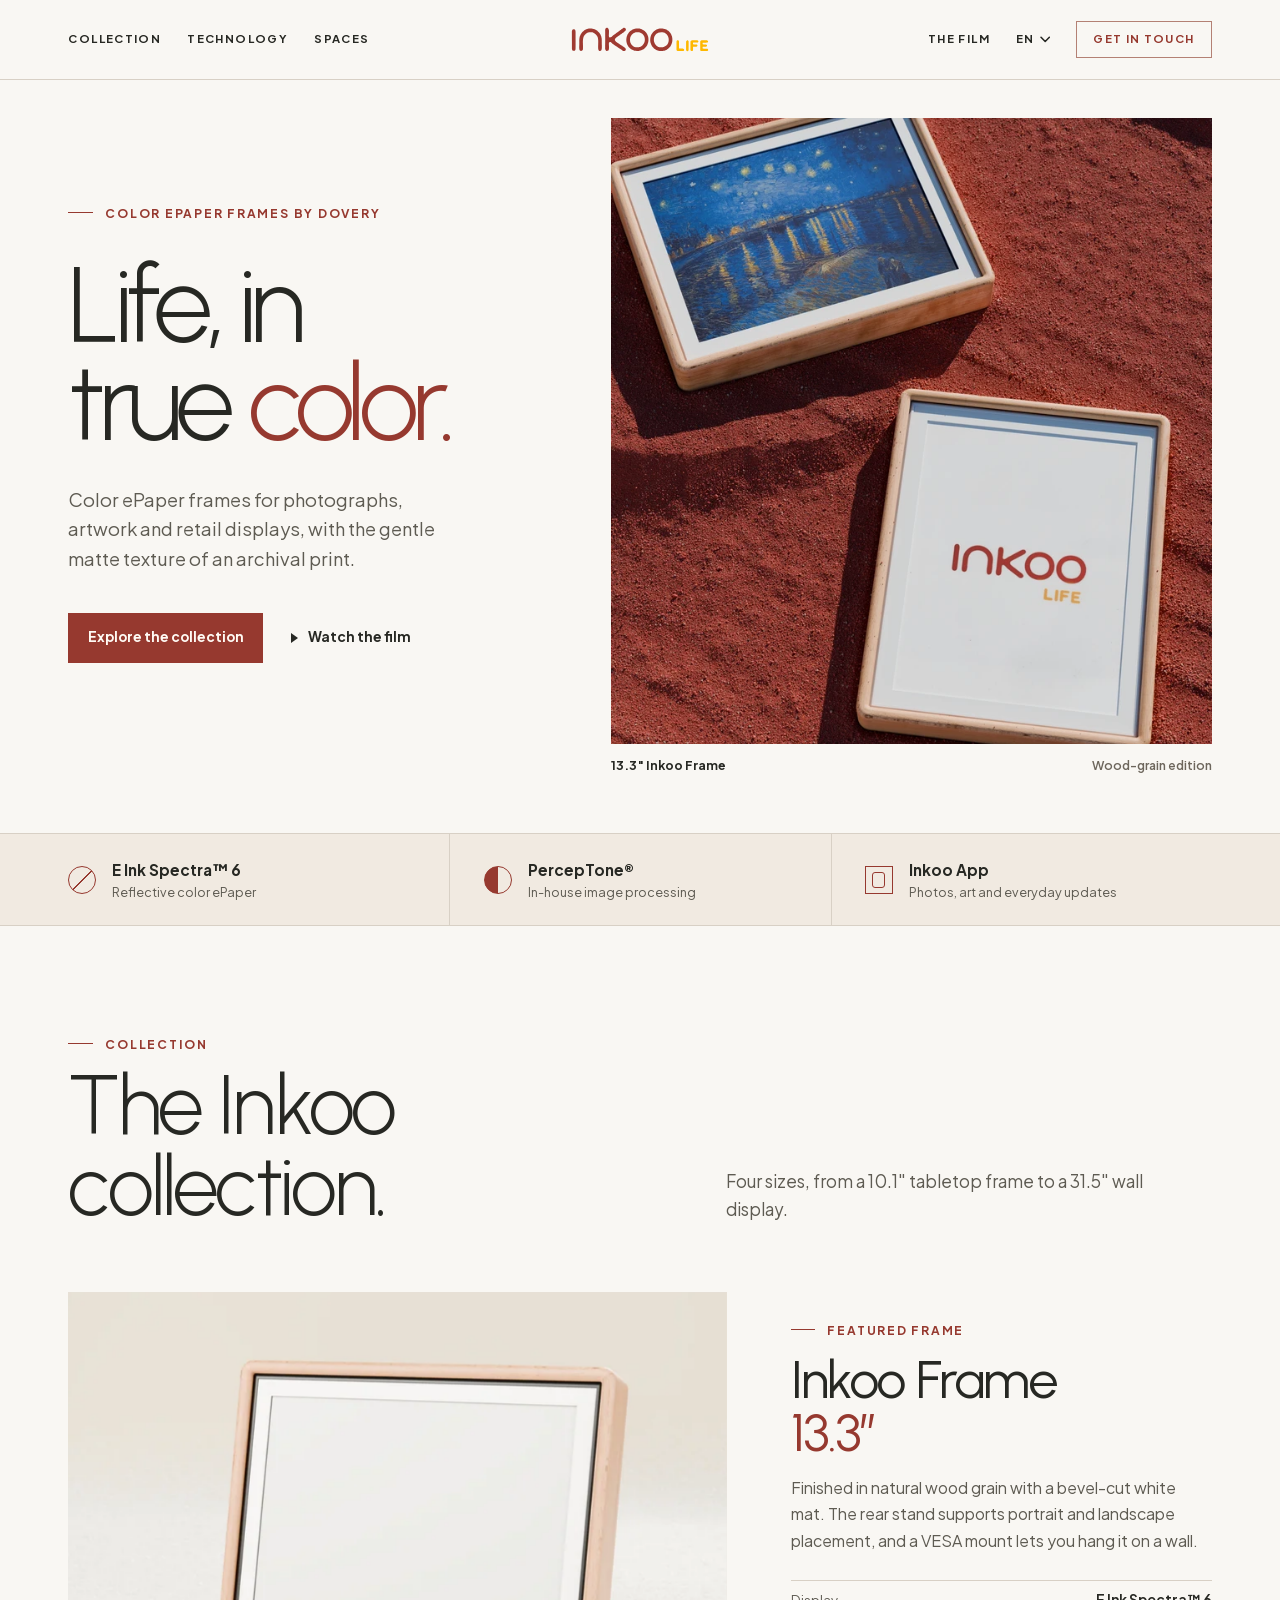
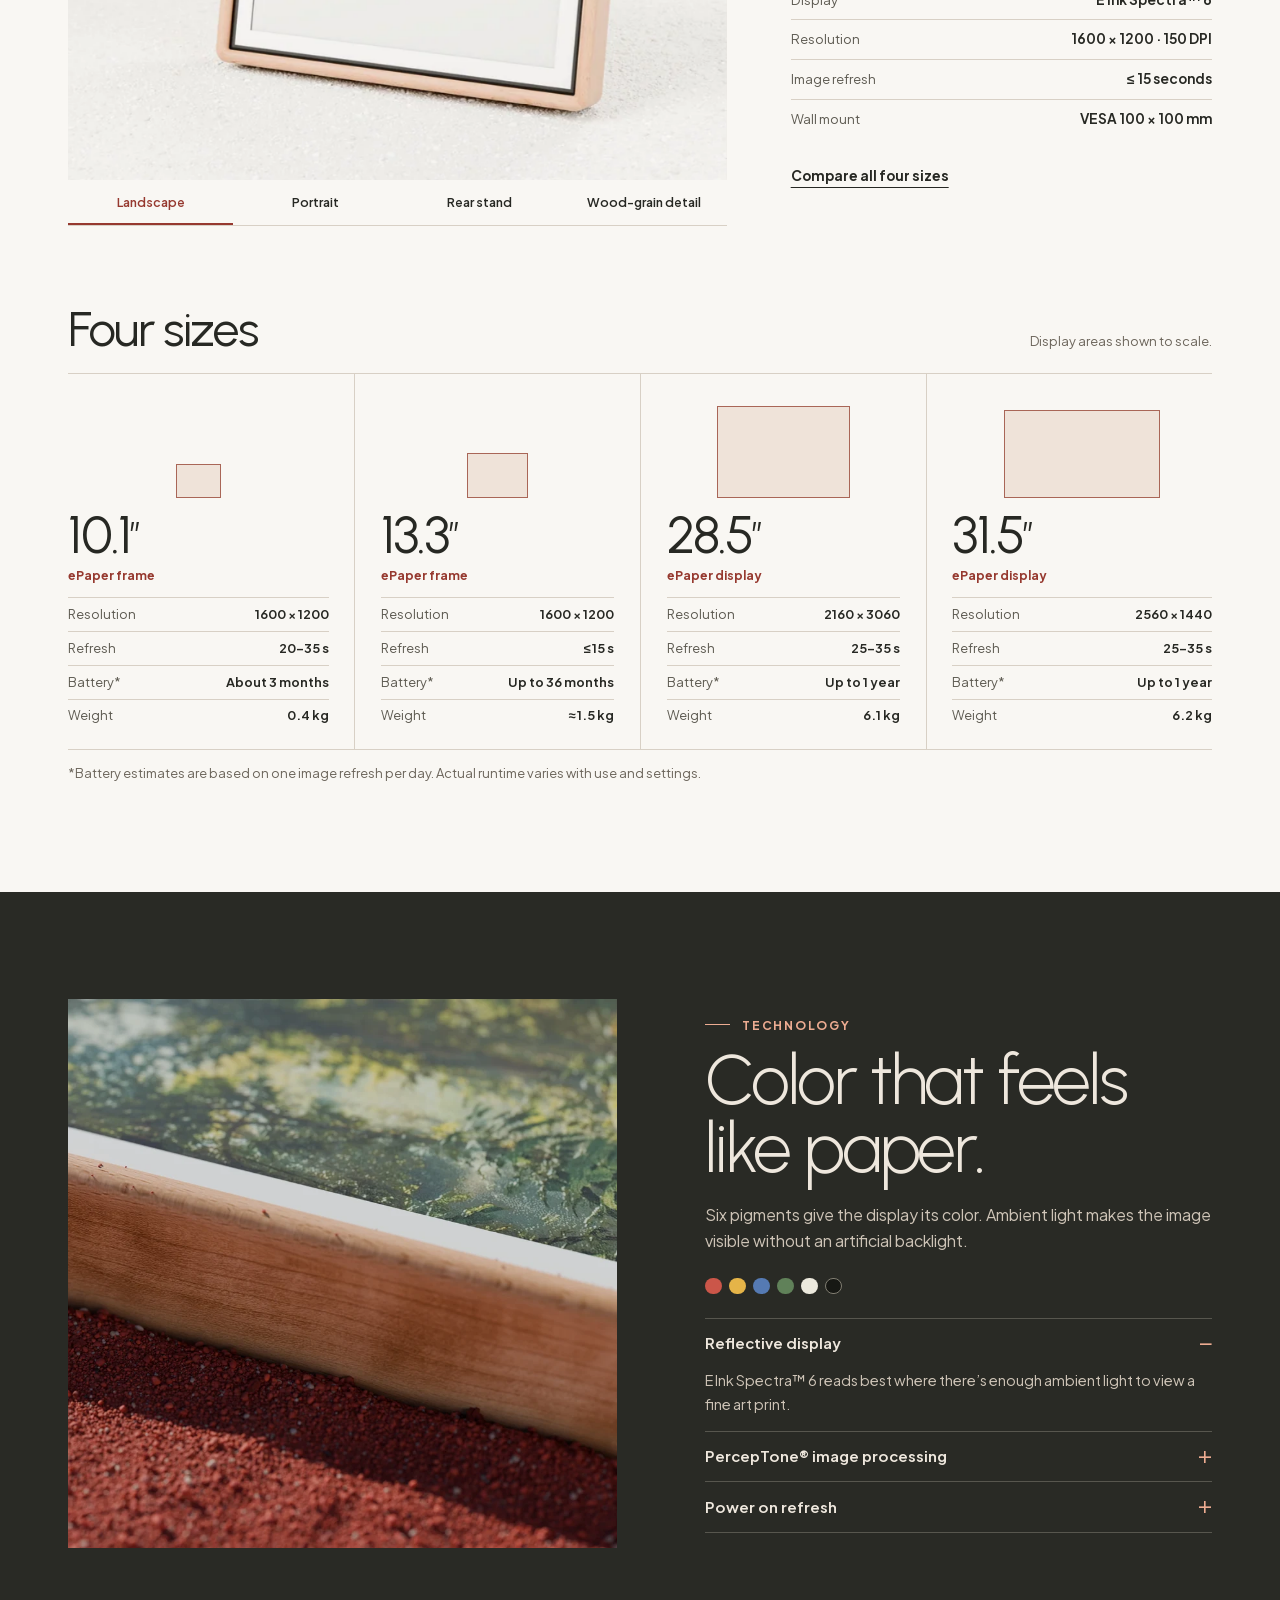
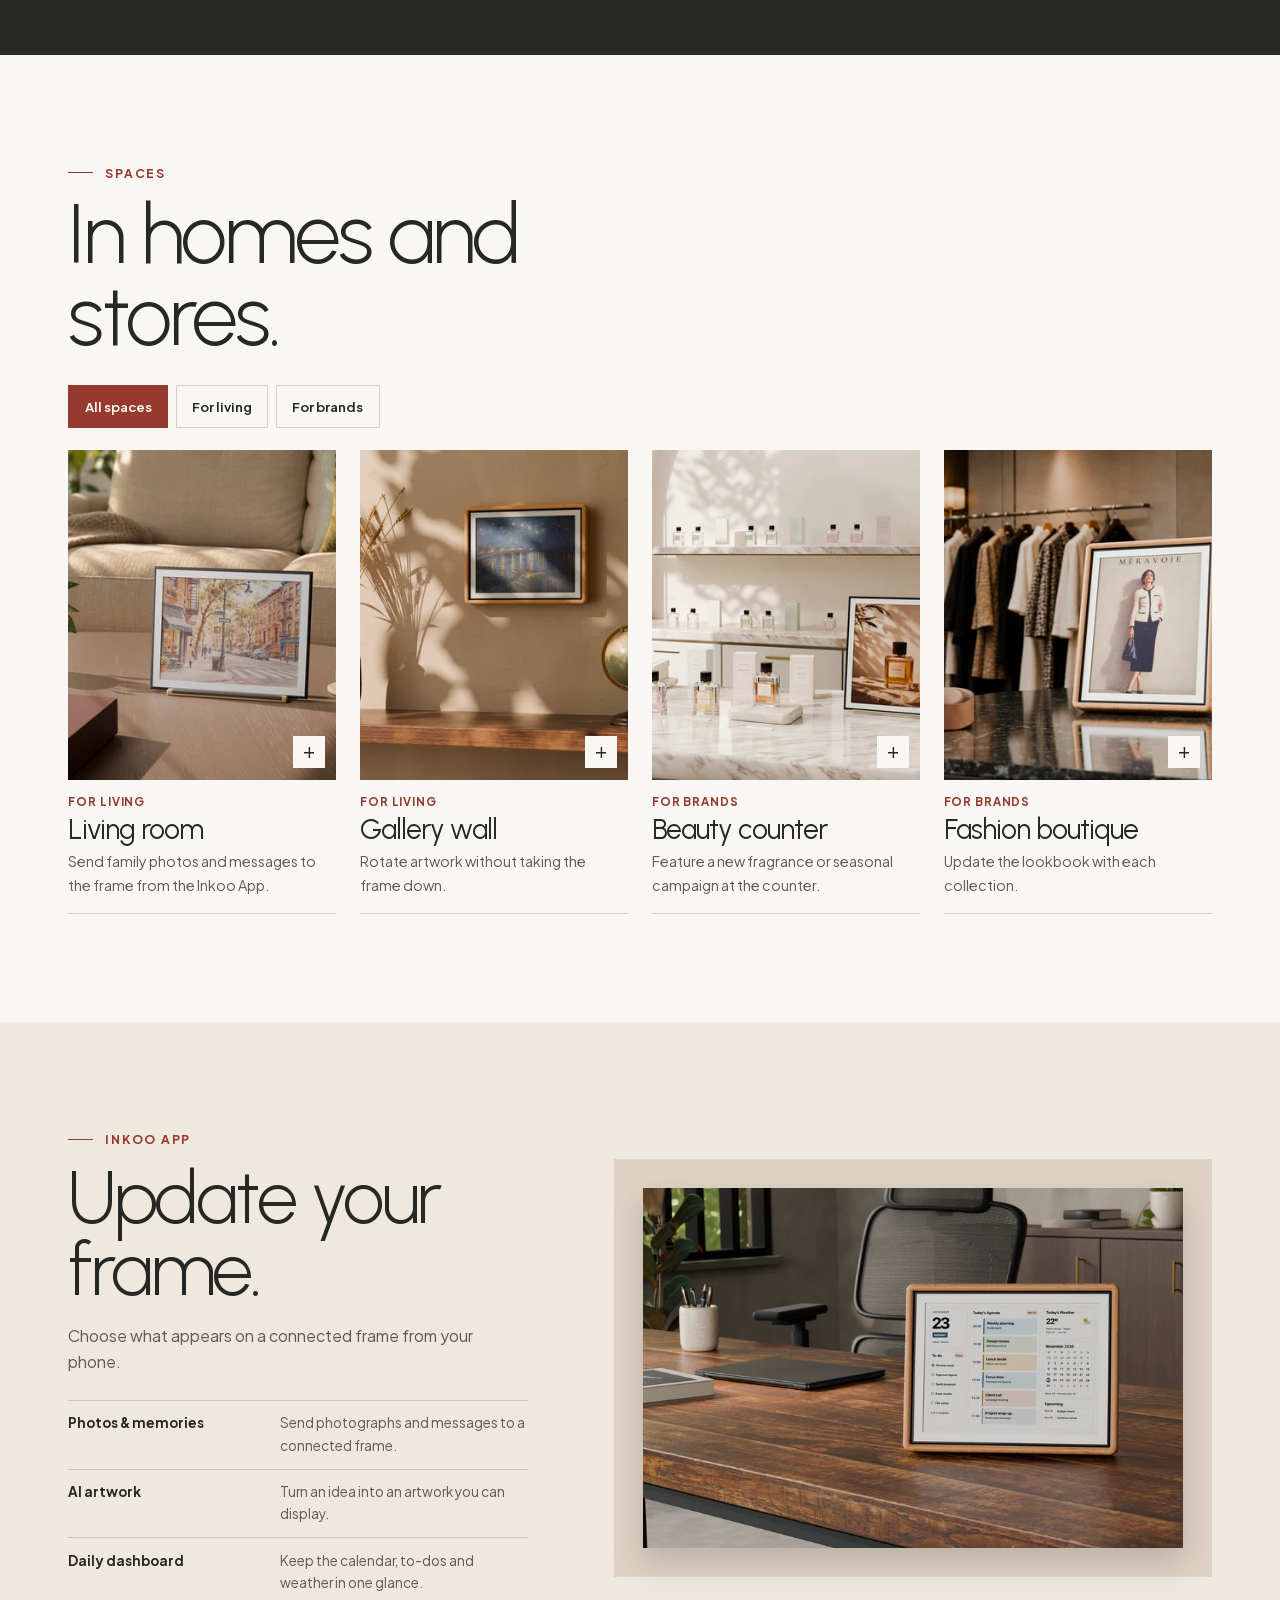
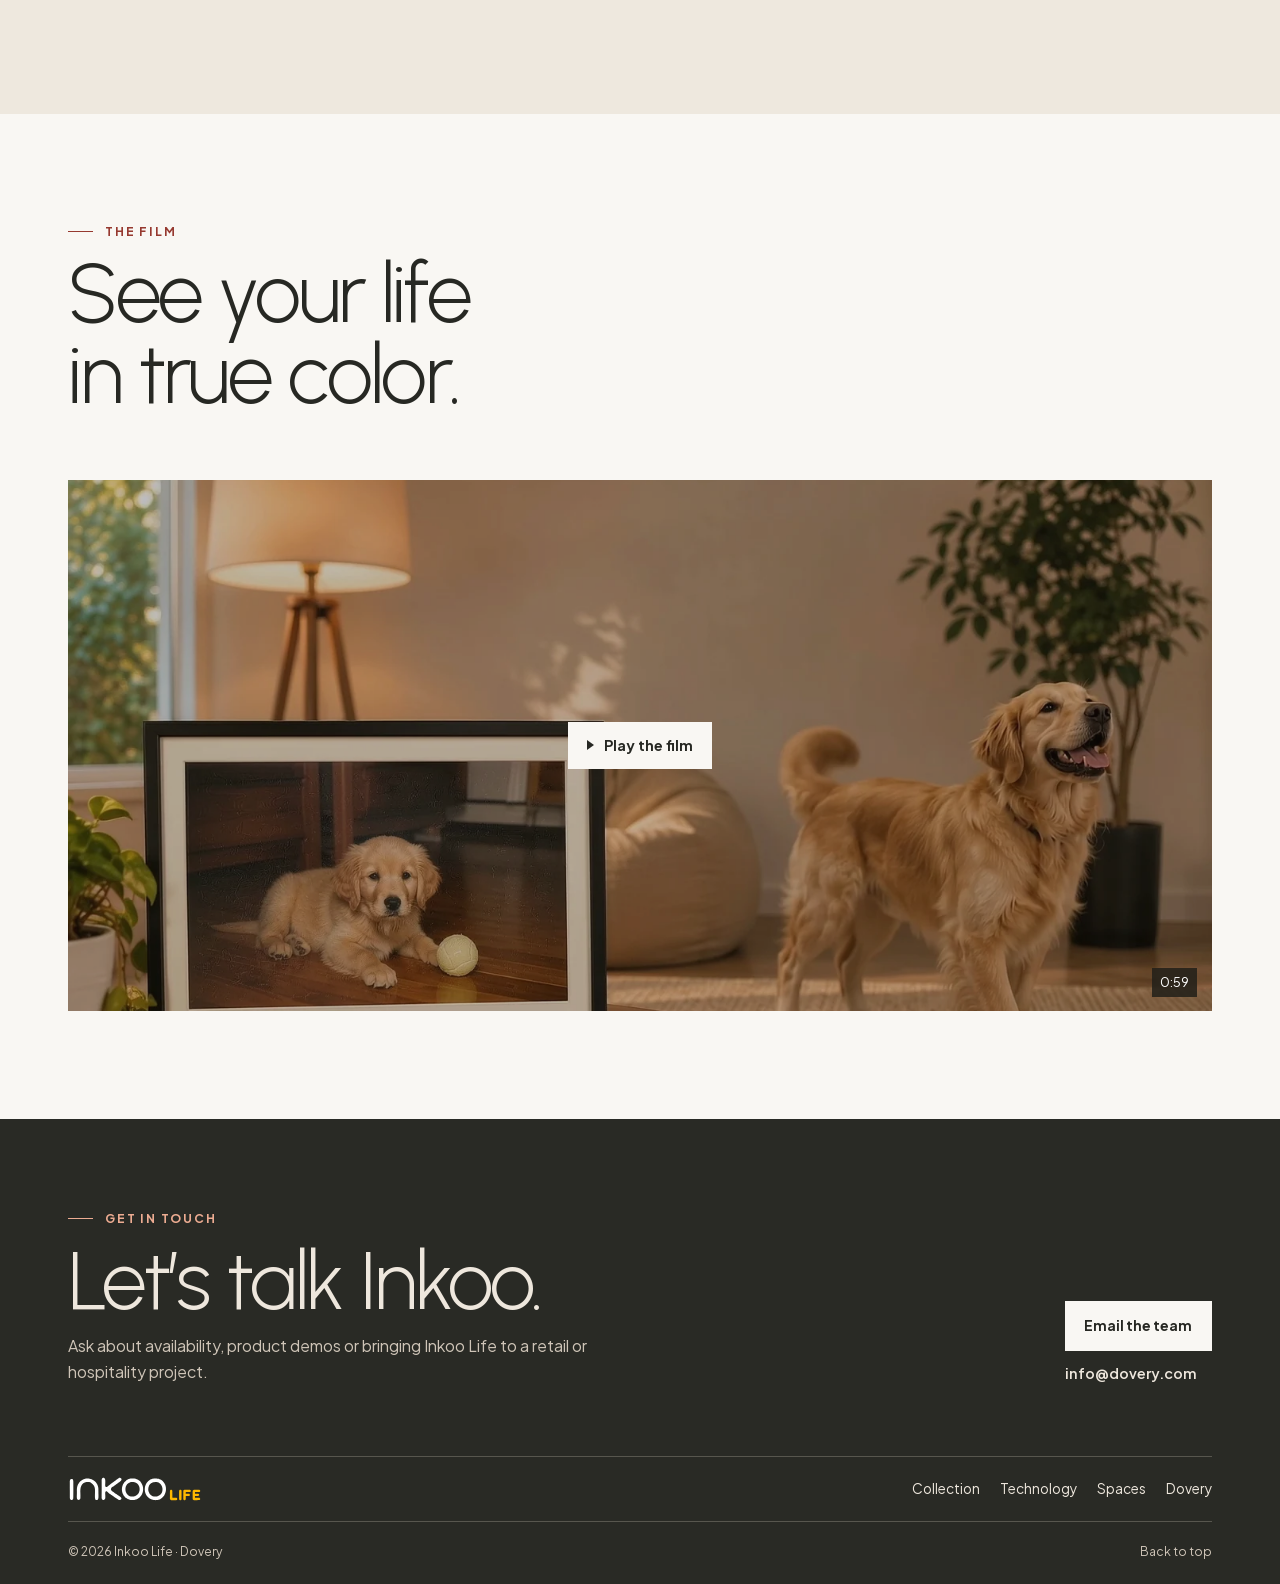
<file: docs/index.html>
<!doctype html>
<html lang="en">
<head>
  <meta charset="utf-8">
  <meta name="viewport" content="width=device-width, initial-scale=1">
  <meta name="theme-color" content="#f9f7f3">
  <title>Inkoo Life — Color ePaper Frames by Dovery</title>
  <meta name="description" content="Color ePaper frames with the quiet presence of print. Explore Inkoo Life by Dovery for homes, galleries and refined retail spaces.">
  <meta property="og:type" content="website">
  <meta property="og:site_name" content="Inkoo Life">
  <meta property="og:title" content="Inkoo Life — Color ePaper Frames by Dovery">
  <meta property="og:description" content="Color ePaper frames with the quiet presence of print. Explore Inkoo Life by Dovery for homes, galleries and refined retail spaces.">
  <meta property="og:image" content="https://jedieason.github.io/inkoo-life-demo/assets/social.jpg">
  <meta property="og:locale" content="en_US">
  <link rel="canonical" href="https://jedieason.github.io/inkoo-life-demo/">
  <link rel="alternate" hreflang="en" href="https://jedieason.github.io/inkoo-life-demo/">
  <link rel="alternate" hreflang="zh-Hant" href="https://jedieason.github.io/inkoo-life-demo/zh/">
  <link rel="alternate" hreflang="fr" href="https://jedieason.github.io/inkoo-life-demo/fr/">
  <link rel="alternate" hreflang="es" href="https://jedieason.github.io/inkoo-life-demo/es/">
  <link rel="alternate" hreflang="x-default" href="https://jedieason.github.io/inkoo-life-demo/">
  <link rel="icon" type="image/svg+xml" href="./assets/favicon.svg?v=3">
  <link rel="apple-touch-icon" href="./assets/favicon.svg?v=3">
  <link rel="preload" href="./assets/urbanist.woff2" as="font" type="font/woff2" crossorigin>
  <link rel="stylesheet" href="./style.css">
  <script src="./site.js" defer></script>
</head>
<body id="top">
  <a class="skip-link" href="#main">Skip to content</a>
  <header class="site-header">
    <div class="reading-progress" aria-hidden="true"></div>
    <div class="shell header-inner">
      <nav class="nav nav-left" aria-label="Explore Inkoo Life">
        <a href="#collection">Collection</a>
        <a href="#technology">Technology</a>
        <a href="#spaces">Spaces</a>
      </nav>
      <a class="brand" href="./" aria-label="Inkoo Life home">
        <img src="./assets/inkoo-life.svg" width="160" height="31" alt="Inkoo Life">
      </a>
      <nav class="nav nav-right" aria-label="Film, language and contact">
        <a href="#film">The Film</a>
        <details class="lang-menu">
        <summary class="lang-trigger" aria-haspopup="true" aria-label="Select language">
          <span>EN</span>
          <svg class="lang-chevron" width="10" height="6" viewBox="0 0 10 6" fill="none" stroke="currentColor" stroke-width="1.5" stroke-linecap="round" stroke-linejoin="round" aria-hidden="true"><path d="m1 1 4 4 4-4"/></svg>
        </summary>
        <div class="lang-dropdown" role="menu">
          <a href="" class="lang-item is-active" hreflang="en" lang="en">English <span>EN</span></a>
<a href="zh/" class="lang-item" hreflang="zh-Hant" lang="zh-Hant">繁體中文 <span>繁中</span></a>
<a href="fr/" class="lang-item" hreflang="fr" lang="fr">Français <span>FR</span></a>
<a href="es/" class="lang-item" hreflang="es" lang="es">Español <span>ES</span></a>
        </div>
      </details>
        <a class="nav-contact" href="#contact">Get in touch</a>
      </nav>
      <details class="mobile-menu">
        <summary><span>Menu</span><i aria-hidden="true"></i></summary>
        <nav class="mobile-nav" aria-label="Explore Inkoo Life">
          <a href="#collection">Collection</a>
          <a href="#technology">Technology</a>
          <a href="#spaces">Spaces</a>
          <a href="#film">The Film</a>
          <a href="#contact">Get in touch</a>
          <div class="mobile-lang-wrap">
        <span class="mobile-lang-title">Select language</span>
        <div class="mobile-lang-grid">
          <a href="" class="mobile-lang-btn is-active" hreflang="en" lang="en">EN</a>
<a href="zh/" class="mobile-lang-btn" hreflang="zh-Hant" lang="zh-Hant">繁中</a>
<a href="fr/" class="mobile-lang-btn" hreflang="fr" lang="fr">FR</a>
<a href="es/" class="mobile-lang-btn" hreflang="es" lang="es">ES</a>
        </div>
      </div>
        </nav>
      </details>
    </div>
  </header>

  <main id="main">
    <section class="hero shell" aria-labelledby="hero-title">
      <div class="hero-copy">
        <p class="eyebrow">Color ePaper frames by Dovery</p>
        <h1 class="hero-title" id="hero-title">Life, in<br>true <em>color.</em></h1>
        <p class="hero-desc">Color ePaper frames for photographs, artwork and retail displays, with the gentle matte texture of an archival print.</p>
        <div class="hero-actions">
          <a class="button button-primary" href="#collection">Explore the collection</a>
          <a class="text-link play-link" href="#film"><span class="play-icon" aria-hidden="true"></span>Watch the film</a>
        </div>
      </div>
      <figure class="hero-figure">
        <div class="hero-media">
          <img src="./assets/hero-1440.webp" srcset="./assets/hero-720.webp 720w, ./assets/hero-1440.webp 1440w" sizes="(max-width: 730px) 100vw, 53vw" width="1440" height="2016" fetchpriority="high" alt="Two Inkoo Life ePaper frames on red earth, one showing Millet’s The Gleaners">
        </div>
        <figcaption><span>13.3″ Inkoo Frame</span><span>Wood-grain edition</span></figcaption>
      </figure>
    </section>

    <div class="feature-band">
      <div class="shell feature-grid">
        <a href="#technology"><span class="feature-icon pigment-icon" aria-hidden="true"></span><span><strong>E Ink Spectra™ 6</strong><small>Reflective color ePaper</small></span></a>
        <a href="#perceptone"><span class="feature-icon tone-icon" aria-hidden="true"></span><span><strong>PercepTone®</strong><small>In-house image processing</small></span></a>
        <a href="#app"><span class="feature-icon app-icon" aria-hidden="true"></span><span><strong>Inkoo App</strong><small>Photos, art and everyday updates</small></span></a>
      </div>
    </div>

    <section class="section shell" id="collection" aria-labelledby="collection-title">
      <div class="section-head">
        <div>
          <p class="eyebrow">Collection</p>
          <h2 id="collection-title">The Inkoo<br>collection.</h2>
        </div>
        <p>Four sizes, from a 10.1″ tabletop frame to a 31.5″ wall display.</p>
      </div>
      <div class="product">
        <div class="product-gallery" data-gallery>
          <figure class="product-picture" id="product-view">
            <img class="product-view is-active" data-angle="landscape" src="./assets/landscape-1500.webp" srcset="./assets/landscape-900.webp 900w, ./assets/landscape-1500.webp 1500w" sizes="(max-width: 880px) 93vw, 54vw" width="1500" height="1000" decoding="async" alt="Landscape view of the 13.3-inch Inkoo frame with a wood-grain finish and white mat">
<img class="product-view" data-angle="portrait" src="./assets/portrait-1500.webp" srcset="./assets/portrait-900.webp 900w, ./assets/portrait-1500.webp 1500w" sizes="(max-width: 880px) 93vw, 54vw" width="1500" height="1000" decoding="async" alt="Portrait view of the 13.3-inch Inkoo frame">
<img class="product-view" data-angle="rear" src="./assets/rear-1500.webp" srcset="./assets/rear-900.webp 900w, ./assets/rear-1500.webp 1500w" sizes="(max-width: 880px) 93vw, 54vw" width="1500" height="1000" decoding="async" alt="Back of the Inkoo frame with its stand extended">
<img class="product-view" data-angle="joint" src="./assets/joint-1500.webp" srcset="./assets/joint-900.webp 900w, ./assets/joint-1500.webp 1500w" sizes="(max-width: 880px) 93vw, 54vw" width="1500" height="1000" decoding="async" alt="Close-up of the wood-grain corner and layered white mat">
          </figure>
          <div class="product-views" role="group" aria-label="Product view">
            <button type="button" aria-pressed="true" aria-controls="product-view" data-view="./assets/landscape" data-angle="landscape" data-alt="Landscape view of the 13.3-inch Inkoo frame with a wood-grain finish and white mat">Landscape</button>
<button type="button" aria-pressed="false" aria-controls="product-view" data-view="./assets/portrait" data-angle="portrait" data-alt="Portrait view of the 13.3-inch Inkoo frame">Portrait</button>
<button type="button" aria-pressed="false" aria-controls="product-view" data-view="./assets/rear" data-angle="rear" data-alt="Back of the Inkoo frame with its stand extended">Rear stand</button>
<button type="button" aria-pressed="false" aria-controls="product-view" data-view="./assets/joint" data-angle="joint" data-alt="Close-up of the wood-grain corner and layered white mat">Wood-grain detail</button>
          </div>
        </div>
        <div class="product-copy">
          <p class="eyebrow">Featured frame</p>
          <h3>Inkoo Frame <span>13.3″</span></h3>
          <p>Finished in natural wood grain with a bevel-cut white mat. The rear stand supports portrait and landscape placement, and a VESA mount lets you hang it on a wall.</p>
          <dl class="product-spec">
            <div><dt>Display</dt><dd>E Ink Spectra™ 6</dd></div>
<div><dt>Resolution</dt><dd>1600 × 1200 · 150 DPI</dd></div>
<div><dt>Image refresh</dt><dd>≤ 15 seconds</dd></div>
<div><dt>Wall mount</dt><dd>VESA 100 × 100 mm</dd></div>
          </dl>
          <a class="text-link underlined" href="#sizes">Compare all four sizes</a>
        </div>
      </div>
      <div class="sizes" id="sizes">
        <div class="sizes-head">
          <h3>Four sizes</h3>
          <p>Display areas shown to scale.</p>
        </div>
        <div class="sizes-grid"><article class="model">
          <div class="model-scale" aria-hidden="true">
            <span style="--model-width:29.18%;--model-ratio:1.3333"></span>
          </div>
          <h4>10.1<span>″</span></h4>
          <p>ePaper frame</p>
          <dl><div><dt>Resolution</dt><dd>1600 × 1200</dd></div>
<div><dt>Refresh</dt><dd>20–35 s</dd></div>
<div><dt>Battery*</dt><dd>About 3 months</dd></div>
<div><dt>Weight</dt><dd>0.4 kg</dd></div></dl>
        </article>
<article class="model">
          <div class="model-scale" aria-hidden="true">
            <span style="--model-width:38.83%;--model-ratio:1.3333"></span>
          </div>
          <h4>13.3<span>″</span></h4>
          <p>ePaper frame</p>
          <dl><div><dt>Resolution</dt><dd>1600 × 1200</dd></div>
<div><dt>Refresh</dt><dd>≤ 15 s</dd></div>
<div><dt>Battery*</dt><dd>Up to 36 months</dd></div>
<div><dt>Weight</dt><dd>≈ 1.5 kg</dd></div></dl>
        </article>
<article class="model">
          <div class="model-scale" aria-hidden="true">
            <span style="--model-width:85.05%;--model-ratio:1.4444"></span>
          </div>
          <h4>28.5<span>″</span></h4>
          <p>ePaper display</p>
          <dl><div><dt>Resolution</dt><dd>2160 × 3060</dd></div>
<div><dt>Refresh</dt><dd>25–35 s</dd></div>
<div><dt>Battery*</dt><dd>Up to 1 year</dd></div>
<div><dt>Weight</dt><dd>6.1 kg</dd></div></dl>
        </article>
<article class="model">
          <div class="model-scale" aria-hidden="true">
            <span style="--model-width:100.00%;--model-ratio:1.7776"></span>
          </div>
          <h4>31.5<span>″</span></h4>
          <p>ePaper display</p>
          <dl><div><dt>Resolution</dt><dd>2560 × 1440</dd></div>
<div><dt>Refresh</dt><dd>25–35 s</dd></div>
<div><dt>Battery*</dt><dd>Up to 1 year</dd></div>
<div><dt>Weight</dt><dd>6.2 kg</dd></div></dl>
        </article></div>
        <p class="fine-print">*Battery estimates are based on one image refresh per day. Actual runtime varies with use and settings.</p>
      </div>
    </section>

    <section class="technology" id="technology" aria-labelledby="tech-title">
      <div class="shell tech-grid">
        <figure class="tech-image">
          <img src="./assets/pigments-1450.webp" srcset="./assets/pigments-850.webp 850w, ./assets/pigments-1450.webp 1450w" sizes="(max-width: 880px) 93vw, 47vw" width="1450" height="1450" loading="lazy" decoding="async" alt="Close-up of a rainforest scene shown on an Inkoo ePaper display over red sand">
        </figure>
        <div class="tech-copy">
          <p class="eyebrow">Technology</p>
          <h2 id="tech-title">Color that feels<br>like paper.</h2>
          <p class="tech-intro">Six pigments give the display its color. Ambient light makes the image visible without an artificial backlight.</p>
          <div class="swatches" role="img" aria-label="Six pigments: red, yellow, blue, green, white and black"><i></i><i></i><i></i><i></i><i></i><i></i></div>
          <div class="tech-details"><details id="reflective-color" open><summary>Reflective display</summary><p>E Ink Spectra™ 6 reads best where there’s enough ambient light to view a fine art print.</p></details>
<details id="perceptone"><summary>PercepTone® image processing</summary><p>Dovery’s in-house image engine tunes whites, shadows, gradients and texture for the color ePaper palette.</p></details>
<details id="bistable"><summary>Power on refresh</summary><p>The panel holds a still image without drawing power. Refreshes and standby electronics draw power.</p></details></div>
        </div>
      </div>
    </section>

    <section class="section shell" id="spaces" aria-labelledby="spaces-title">
      <div class="section-head spaces-head">
        <div>
          <p class="eyebrow">Spaces</p>
          <h2 id="spaces-title">In homes and stores.</h2>
        </div>
      </div>
      <div class="space-filter" role="group" aria-label="Filter spaces">
        <button type="button" data-filter="all" aria-pressed="true">All spaces</button>
        <button type="button" data-filter="living" aria-pressed="false">For living</button>
        <button type="button" data-filter="brands" aria-pressed="false">For brands</button>
      </div>
      <div class="space-grid" id="space-grid"><article class="space-card" data-space="living">
          <a class="space-image" href="./assets/living-1280.webp" data-scene data-title="Living room" data-description="Send family photos and messages to the frame from the Inkoo App.">
            <img src="./assets/living-580.webp" width="1600" height="1067" loading="lazy" decoding="async" alt="Image of an Inkoo frame on a coffee table in a softly lit living room">
            <span class="expand-icon" aria-hidden="true">+</span>
          </a>
          <div class="space-copy"><p class="space-category">For living</p><h3>Living room</h3><p>Send family photos and messages to the frame from the Inkoo App.</p></div>
        </article>
<article class="space-card" data-space="living">
          <a class="space-image" href="./assets/wall-1350.webp" data-scene data-title="Gallery wall" data-description="Rotate artwork without taking the frame down.">
            <img src="./assets/wall-580.webp" width="2000" height="1333" loading="lazy" decoding="async" alt="Inkoo frame showing The Gleaners beside dried wheat and a globe">
            <span class="expand-icon" aria-hidden="true">+</span>
          </a>
          <div class="space-copy"><p class="space-category">For living</p><h3>Gallery wall</h3><p>Rotate artwork without taking the frame down.</p></div>
        </article>
<article class="space-card" data-space="brands">
          <a class="space-image" href="./assets/beauty-1280.webp" data-scene data-title="Beauty counter" data-description="Feature a new fragrance or seasonal campaign at the counter.">
            <img src="./assets/beauty-580.webp" width="1400" height="933" loading="lazy" decoding="async" alt="Inkoo display on a light-toned fragrance counter beside perfume bottles">
            <span class="expand-icon" aria-hidden="true">+</span>
          </a>
          <div class="space-copy"><p class="space-category">For brands</p><h3>Beauty counter</h3><p>Feature a new fragrance or seasonal campaign at the counter.</p></div>
        </article>
<article class="space-card" data-space="brands">
          <a class="space-image" href="./assets/boutique-1350.webp" data-scene data-title="Fashion boutique" data-description="Update the lookbook with each collection.">
            <img src="./assets/boutique-580.webp" width="1350" height="900" loading="lazy" decoding="async" alt="Fashion campaign displayed on an Inkoo panel inside a boutique">
            <span class="expand-icon" aria-hidden="true">+</span>
          </a>
          <div class="space-copy"><p class="space-category">For brands</p><h3>Fashion boutique</h3><p>Update the lookbook with each collection.</p></div>
        </article></div>
    </section>

    <section class="app-section" id="app" aria-labelledby="app-title">
      <div class="shell app-grid">
        <div>
          <p class="eyebrow">Inkoo App</p>
          <h2 id="app-title">Update your<br>frame.</h2>
          <p class="app-intro">Choose what appears on a connected frame from your phone.</p>
          <ul class="app-list"><li><strong>Photos &amp; memories</strong><span>Send photographs and messages to a connected frame.</span></li>
<li><strong>AI artwork</strong><span>Turn an idea into an artwork you can display.</span></li>
<li><strong>Daily dashboard</strong><span>Keep the calendar, to-dos and weather in one glance.</span></li></ul>
        </div>
        <figure class="app-figure">
          <img src="./assets/dashboard-1137.webp" srcset="./assets/dashboard-740.webp 740w, ./assets/dashboard-1137.webp 1137w" sizes="(max-width: 880px) 92vw, 46vw" width="1137" height="758" loading="lazy" decoding="async" alt="Example Inkoo dashboard with a daily agenda, to-do list, monthly calendar and weather on a wooden executive desk">
        </figure>
      </div>
    </section>

    <section class="section shell film" id="film" aria-labelledby="film-title">
      <div class="section-head">
        <div>
          <p class="eyebrow">The Film</p>
          <h2 id="film-title">See your life<br>in true color.</h2>
        </div>
      </div>
      <a class="film-poster" href="./assets/inkoo-film.mp4" data-film aria-label="Watch the film">
        <img src="./assets/film-poster.webp" width="1440" height="690" loading="lazy" decoding="async" alt="A golden retriever beside an Inkoo photo frame in a warm living room">
        <span class="film-play"><span class="play-icon" aria-hidden="true"></span>Play the film</span>
        <span class="film-runtime">0:59</span>
      </a>
    </section>
  </main>

  <footer class="site-footer" id="contact">
    <div class="shell">
      <div class="footer-cta">
        <div>
          <p class="eyebrow">Get in touch</p>
          <h2>Let’s talk Inkoo.</h2>
          <p>Ask about availability, product demos or bringing Inkoo Life to a retail or hospitality project.</p>
        </div>
        <div class="footer-actions">
          <a class="button button-light" href="mailto:info@dovery.com?subject=Inkoo%20Life%20Inquiry">Email the team</a>
          <a class="email-link" href="mailto:info@dovery.com">info@dovery.com</a>
        </div>
      </div>
      <div class="footer-nav">
        <a class="footer-brand" href="./"><img src="./assets/inkoo-life-white.svg" width="160" height="31" alt="Inkoo Life"></a>
        <nav aria-label="Explore Inkoo Life">
          <a href="#collection">Collection</a>
          <a href="#technology">Technology</a>
          <a href="#spaces">Spaces</a>
          <a href="https://dovery.com/">Dovery</a>
        </nav>
      </div>
      <div class="footer-small">
        <span>© 2026 Inkoo Life · Dovery</span>
        <a href="#top">Back to top</a>
      </div>
    </div>
  </footer>
  <dialog class="media-dialog" id="scene-dialog" aria-labelledby="scene-title">
    <div class="dialog-head"><h2 id="scene-title"></h2><form method="dialog"><button class="dialog-close" type="submit" aria-label="Close">×</button></form></div>
    <img alt="" decoding="async">
    <p></p>
  </dialog>
  <dialog class="media-dialog film-dialog" id="film-dialog" aria-labelledby="film-dialog-title">
    <div class="dialog-head"><h2 id="film-dialog-title">Play the film</h2><form method="dialog"><button class="dialog-close" type="submit" aria-label="Close">×</button></form></div>
    <video controls playsinline preload="none"><track kind="captions" label="English" srclang="en" src="./assets/inkoo-film-en.vtt" default>
<track kind="subtitles" label="繁體中文" srclang="zh-Hant" src="./assets/inkoo-film-zh.vtt">
<track kind="subtitles" label="Français" srclang="fr" src="./assets/inkoo-film-fr.vtt">
<track kind="subtitles" label="Español" srclang="es" src="./assets/inkoo-film-es.vtt"></video>
  </dialog>
</body>
</html>
</file>
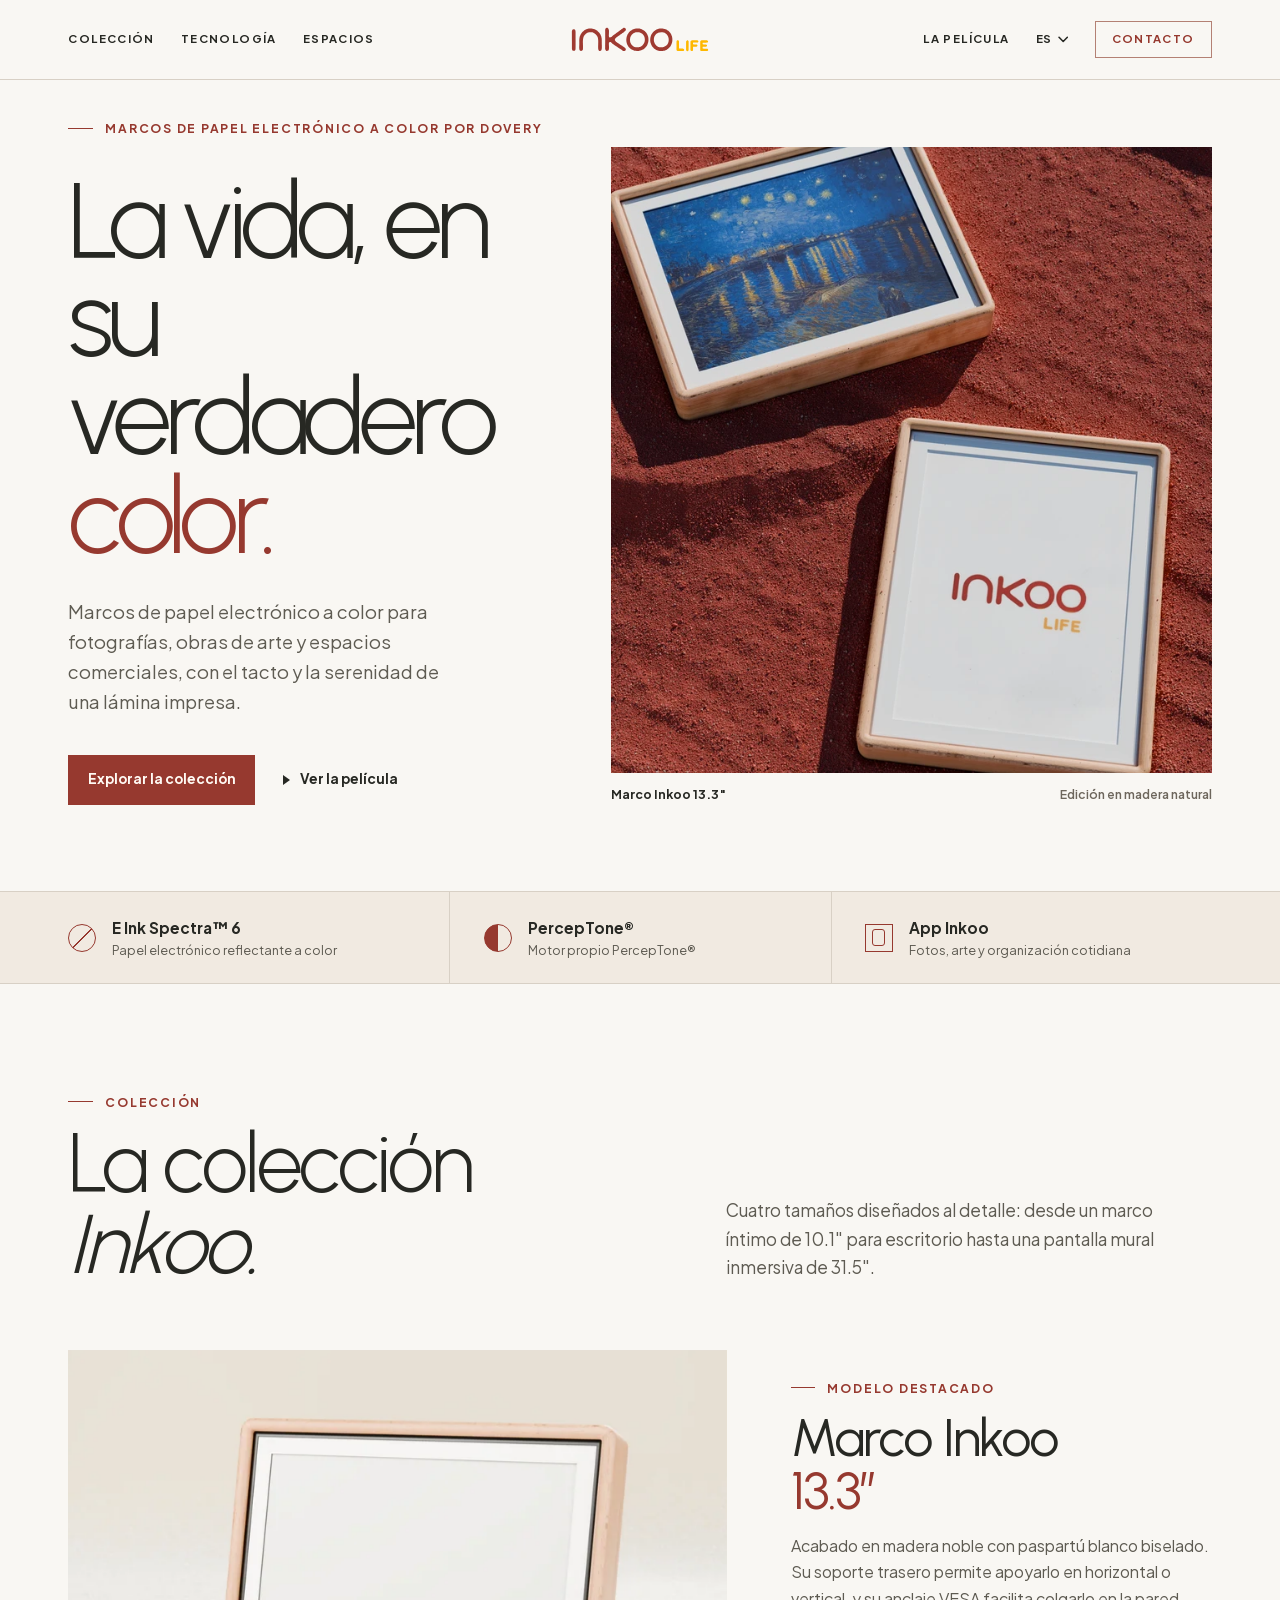
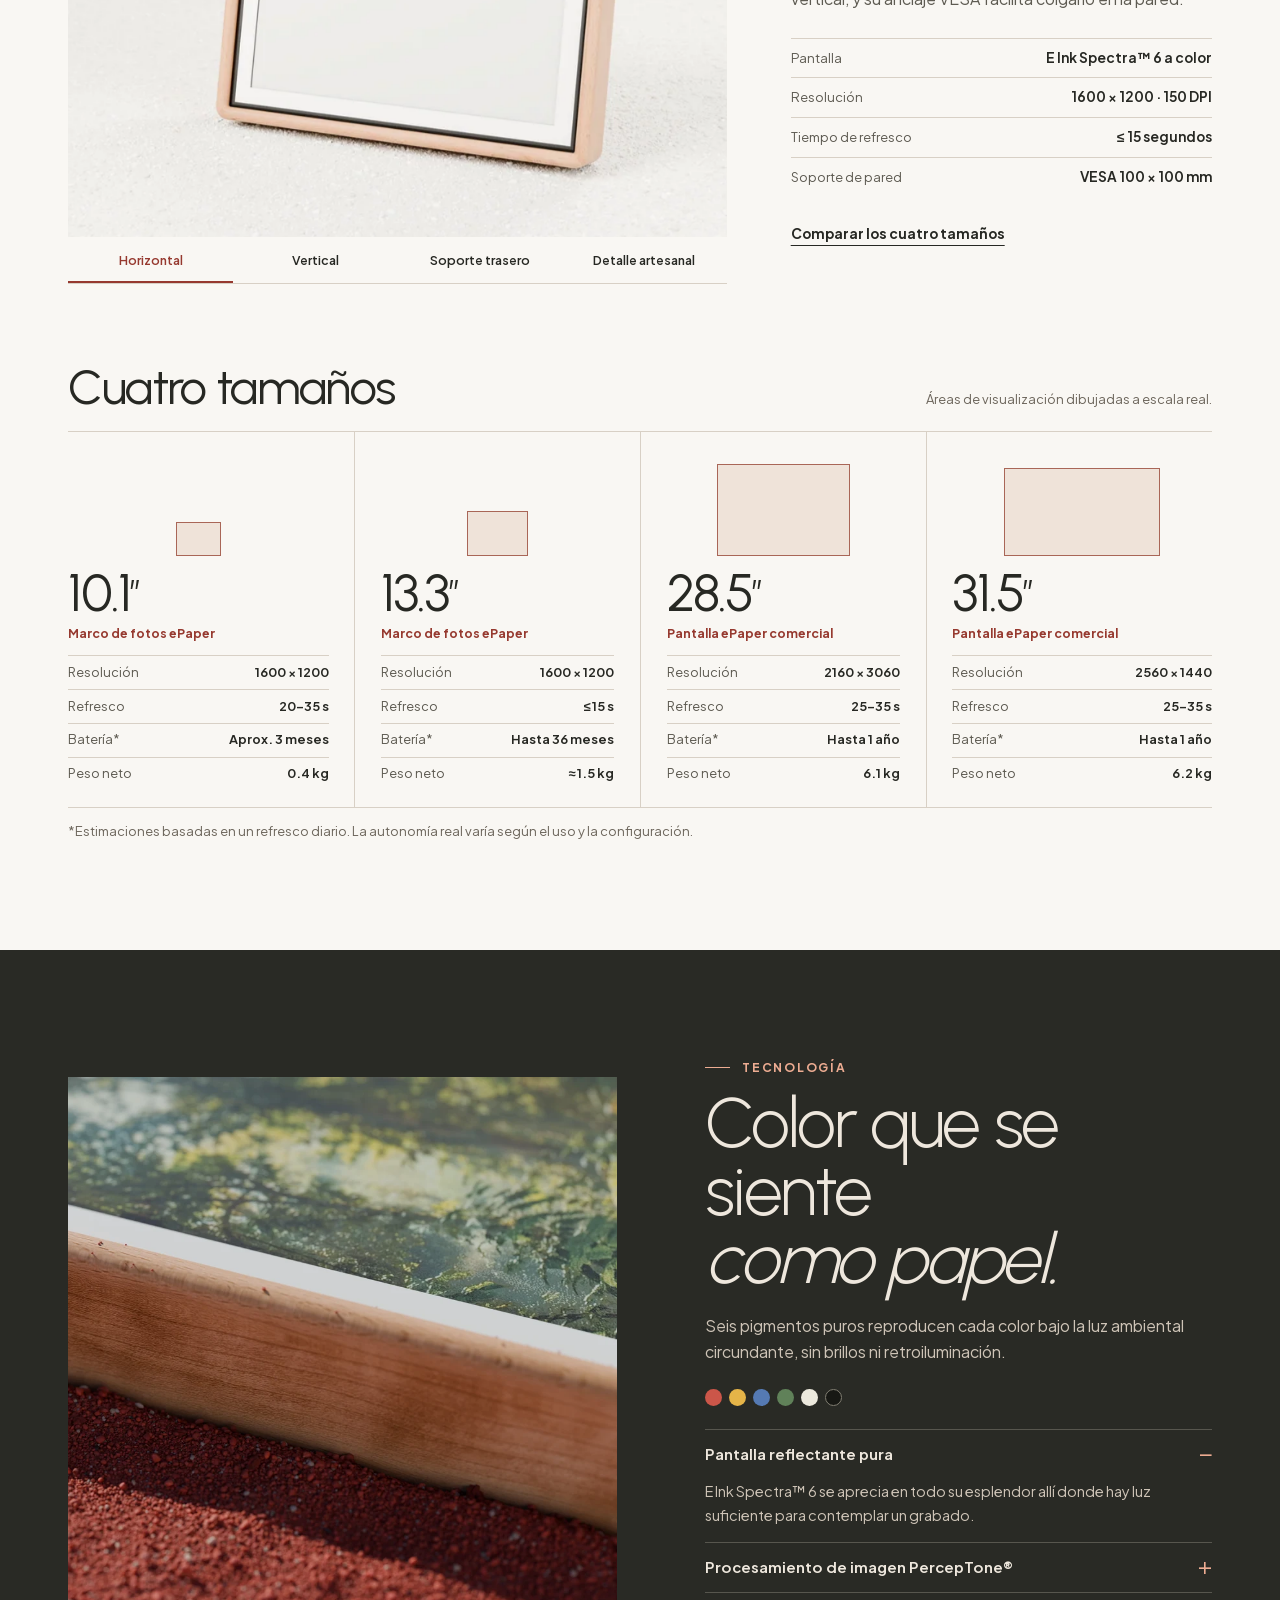
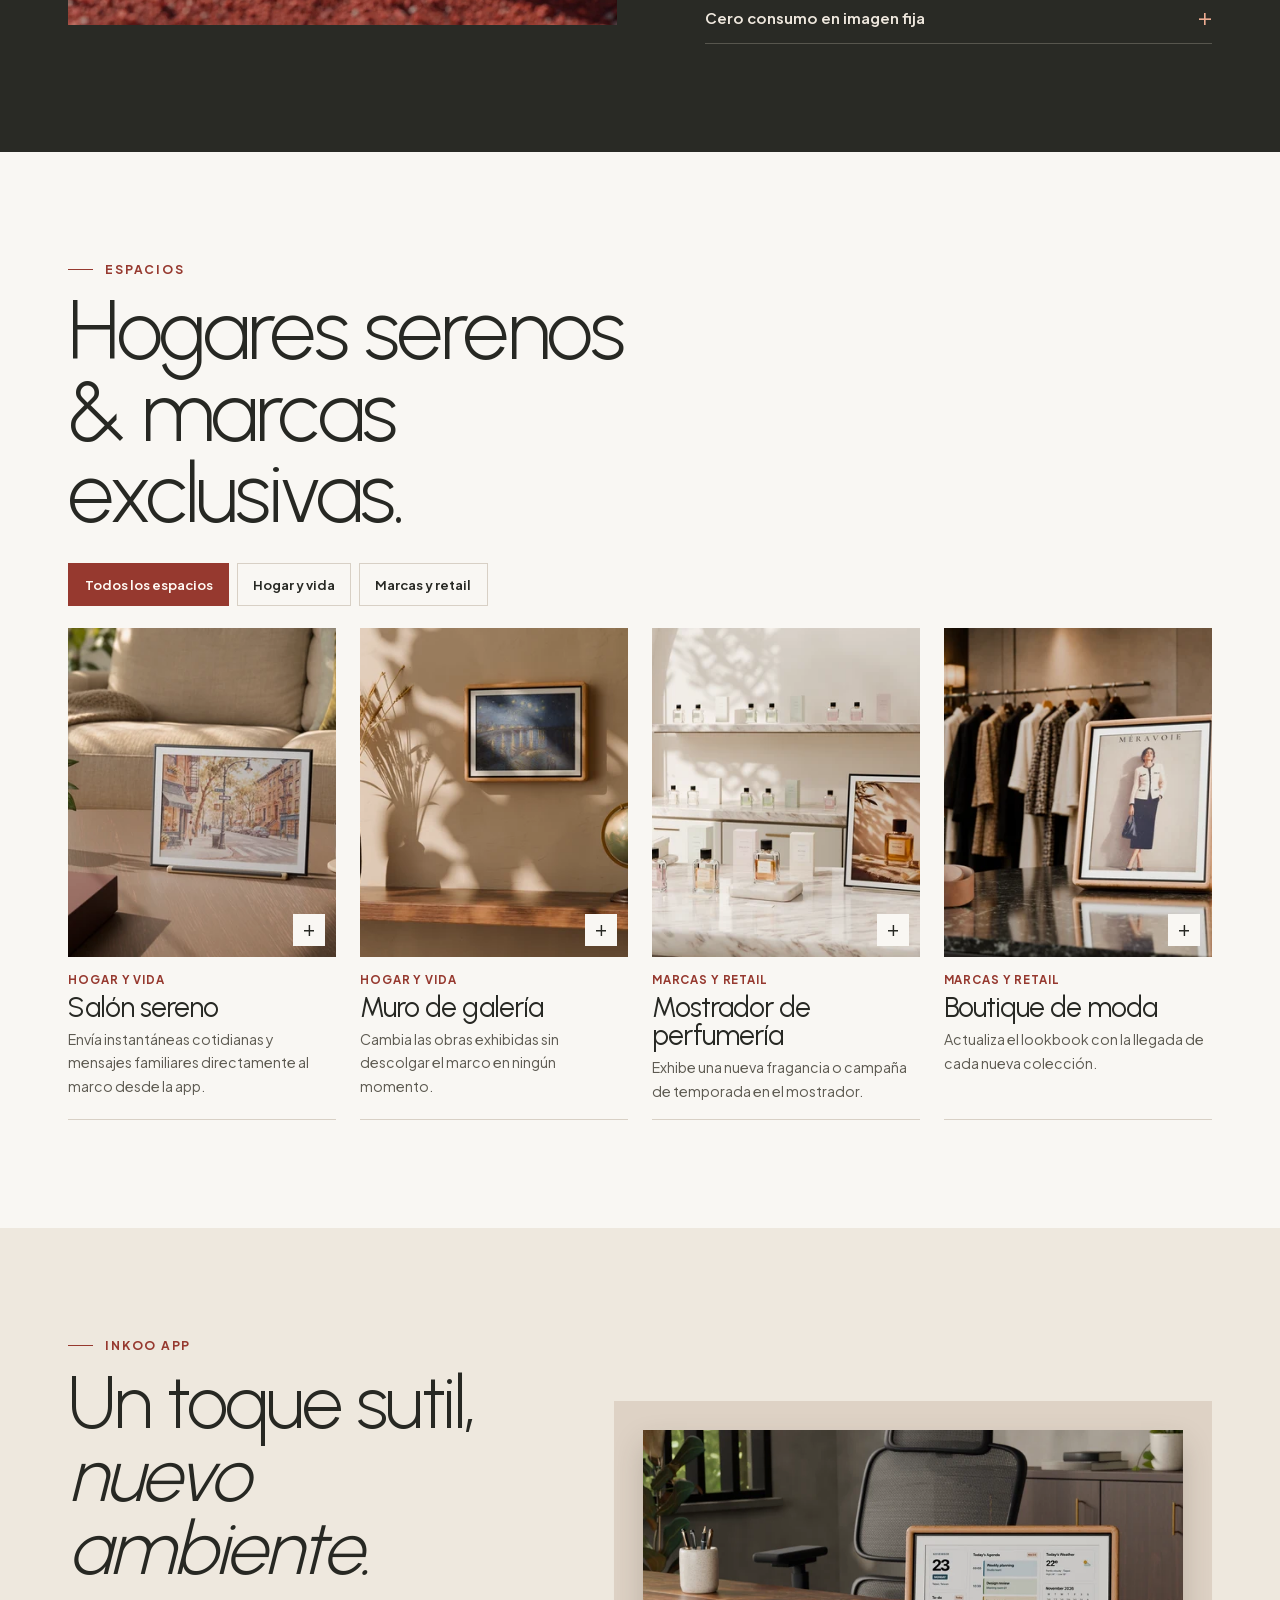
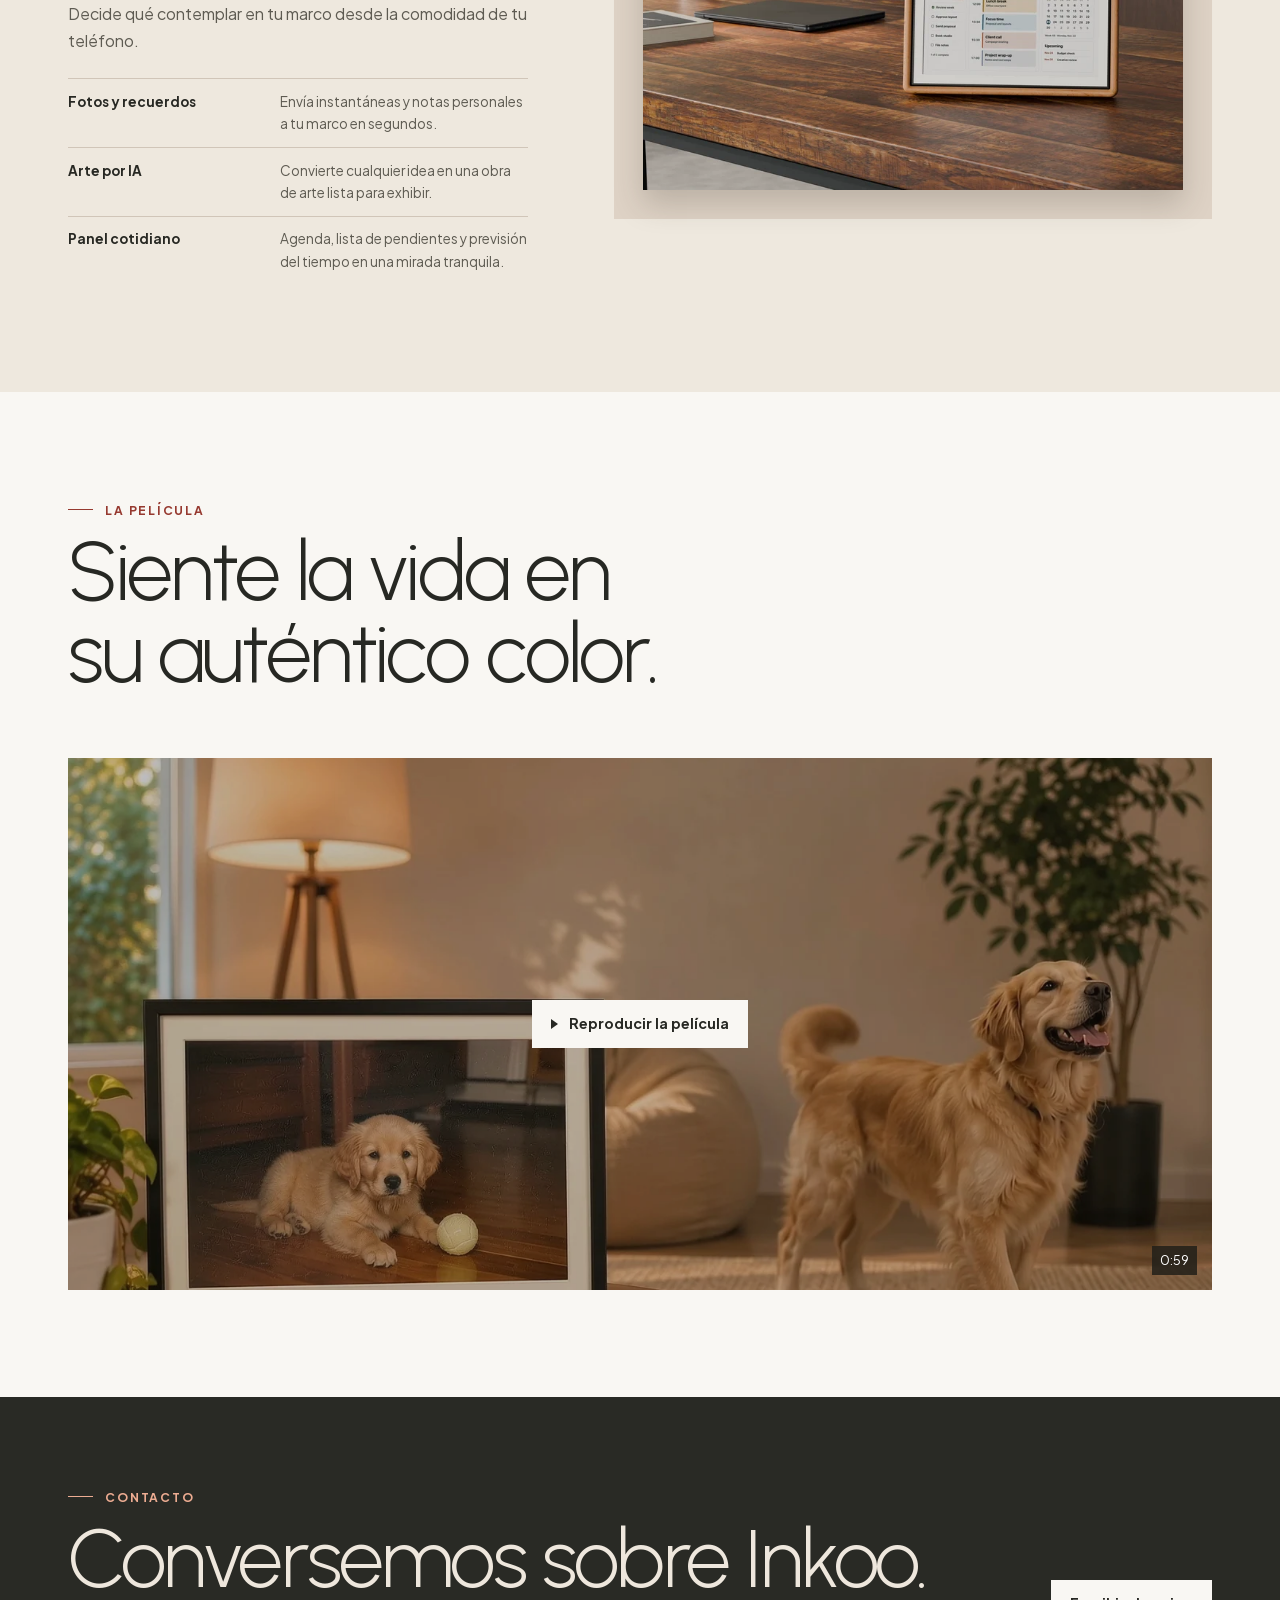
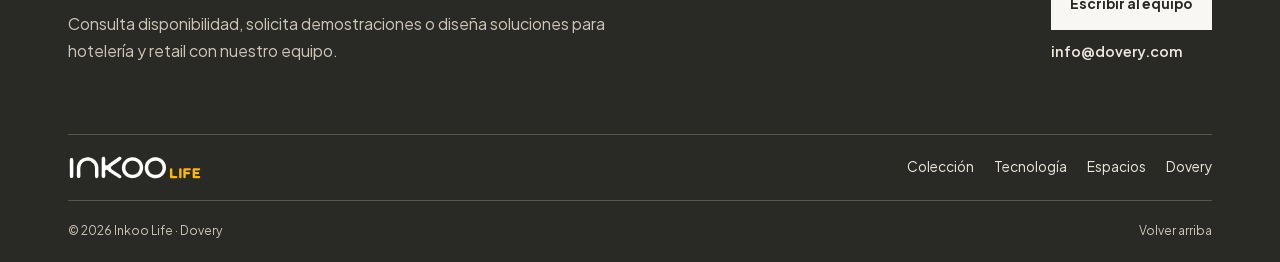
<file: docs/es/index.html>
<!doctype html>
<html lang="es">
<head>
  <meta charset="utf-8">
  <meta name="viewport" content="width=device-width, initial-scale=1">
  <meta name="theme-color" content="#f9f7f3">
  <title>Inkoo Life — Marcos de Papel Electrónico a Color por Dovery</title>
  <meta name="description" content="Marcos de papel electrónico a color con la calidez y el acabado de una lámina impresa. Descubre Inkoo Life de Dovery para hogares, galerías y boutiques.">
  <meta property="og:type" content="website">
  <meta property="og:site_name" content="Inkoo Life">
  <meta property="og:title" content="Inkoo Life — Marcos de Papel Electrónico a Color por Dovery">
  <meta property="og:description" content="Marcos de papel electrónico a color con la calidez y el acabado de una lámina impresa. Descubre Inkoo Life de Dovery para hogares, galerías y boutiques.">
  <meta property="og:image" content="https://jedieason.github.io/inkoo-life-demo/assets/social.jpg">
  <meta property="og:locale" content="es_ES">
  <link rel="canonical" href="https://jedieason.github.io/inkoo-life-demo/es/">
  <link rel="alternate" hreflang="en" href="https://jedieason.github.io/inkoo-life-demo/">
  <link rel="alternate" hreflang="zh-Hant" href="https://jedieason.github.io/inkoo-life-demo/zh/">
  <link rel="alternate" hreflang="fr" href="https://jedieason.github.io/inkoo-life-demo/fr/">
  <link rel="alternate" hreflang="es" href="https://jedieason.github.io/inkoo-life-demo/es/">
  <link rel="alternate" hreflang="x-default" href="https://jedieason.github.io/inkoo-life-demo/">
  <link rel="icon" type="image/svg+xml" href="../assets/favicon.svg?v=3">
  <link rel="apple-touch-icon" href="../assets/favicon.svg?v=3">
  <link rel="preload" href="../assets/urbanist.woff2" as="font" type="font/woff2" crossorigin>
  <link rel="stylesheet" href="../style.css">
  <script src="../site.js" defer></script>
</head>
<body id="top">
  <a class="skip-link" href="#main">Saltar al contenido principal</a>
  <header class="site-header">
    <div class="reading-progress" aria-hidden="true"></div>
    <div class="shell header-inner">
      <nav class="nav nav-left" aria-label="Explorar la colección">
        <a href="#collection">Colección</a>
        <a href="#technology">Tecnología</a>
        <a href="#spaces">Espacios</a>
      </nav>
      <a class="brand" href="../" aria-label="Inicio Inkoo Life">
        <img src="../assets/inkoo-life.svg" width="160" height="31" alt="Inkoo Life">
      </a>
      <nav class="nav nav-right" aria-label="Película, idioma y contacto">
        <a href="#film">La Película</a>
        <details class="lang-menu">
        <summary class="lang-trigger" aria-haspopup="true" aria-label="Seleccionar idioma">
          <span>ES</span>
          <svg class="lang-chevron" width="10" height="6" viewBox="0 0 10 6" fill="none" stroke="currentColor" stroke-width="1.5" stroke-linecap="round" stroke-linejoin="round" aria-hidden="true"><path d="m1 1 4 4 4-4"/></svg>
        </summary>
        <div class="lang-dropdown" role="menu">
          <a href="../" class="lang-item" hreflang="en" lang="en">English <span>EN</span></a>
<a href="../zh/" class="lang-item" hreflang="zh-Hant" lang="zh-Hant">繁體中文 <span>繁中</span></a>
<a href="../fr/" class="lang-item" hreflang="fr" lang="fr">Français <span>FR</span></a>
<a href="../es/" class="lang-item is-active" hreflang="es" lang="es">Español <span>ES</span></a>
        </div>
      </details>
        <a class="nav-contact" href="#contact">Contacto</a>
      </nav>
      <details class="mobile-menu">
        <summary><span>Menú</span><i aria-hidden="true"></i></summary>
        <nav class="mobile-nav" aria-label="Explorar la colección">
          <a href="#collection">Colección</a>
          <a href="#technology">Tecnología</a>
          <a href="#spaces">Espacios</a>
          <a href="#film">La Película</a>
          <a href="#contact">Contacto</a>
          <div class="mobile-lang-wrap">
        <span class="mobile-lang-title">Seleccionar idioma</span>
        <div class="mobile-lang-grid">
          <a href="../" class="mobile-lang-btn" hreflang="en" lang="en">EN</a>
<a href="../zh/" class="mobile-lang-btn" hreflang="zh-Hant" lang="zh-Hant">繁中</a>
<a href="../fr/" class="mobile-lang-btn" hreflang="fr" lang="fr">FR</a>
<a href="../es/" class="mobile-lang-btn is-active" hreflang="es" lang="es">ES</a>
        </div>
      </div>
        </nav>
      </details>
    </div>
  </header>

  <main id="main">
    <section class="hero shell" aria-labelledby="hero-title">
      <div class="hero-copy">
        <p class="eyebrow">Marcos de papel electrónico a color por Dovery</p>
        <h1 class="hero-title" id="hero-title">La vida, en su<br>verdadero <em>color.</em></h1>
        <p class="hero-desc">Marcos de papel electrónico a color para fotografías, obras de arte y espacios comerciales, con el tacto y la serenidad de una lámina impresa.</p>
        <div class="hero-actions">
          <a class="button button-primary" href="#collection">Explorar la colección</a>
          <a class="text-link play-link" href="#film"><span class="play-icon" aria-hidden="true"></span>Ver la película</a>
        </div>
      </div>
      <figure class="hero-figure">
        <div class="hero-media">
          <img src="../assets/hero-1440.webp" srcset="../assets/hero-720.webp 720w, ../assets/hero-1440.webp 1440w" sizes="(max-width: 730px) 100vw, 53vw" width="1440" height="2016" fetchpriority="high" alt="Dos marcos ePaper Inkoo Life sobre tierra rojiza, uno de ellos mostrando Las espigadoras de Millet">
        </div>
        <figcaption><span>Marco Inkoo 13.3″</span><span>Edición en madera natural</span></figcaption>
      </figure>
    </section>

    <div class="feature-band">
      <div class="shell feature-grid">
        <a href="#technology"><span class="feature-icon pigment-icon" aria-hidden="true"></span><span><strong>E Ink Spectra™ 6</strong><small>Papel electrónico reflectante a color</small></span></a>
        <a href="#perceptone"><span class="feature-icon tone-icon" aria-hidden="true"></span><span><strong>PercepTone®</strong><small>Motor propio PercepTone®</small></span></a>
        <a href="#app"><span class="feature-icon app-icon" aria-hidden="true"></span><span><strong>App Inkoo</strong><small>Fotos, arte y organización cotidiana</small></span></a>
      </div>
    </div>

    <section class="section shell" id="collection" aria-labelledby="collection-title">
      <div class="section-head">
        <div>
          <p class="eyebrow">Colección</p>
          <h2 id="collection-title">La colección<br><em>Inkoo.</em></h2>
        </div>
        <p>Cuatro tamaños diseñados al detalle: desde un marco íntimo de 10.1″ para escritorio hasta una pantalla mural inmersiva de 31.5″.</p>
      </div>
      <div class="product">
        <div class="product-gallery" data-gallery>
          <figure class="product-picture" id="product-view">
            <img class="product-view is-active" data-angle="landscape" src="../assets/landscape-1500.webp" srcset="../assets/landscape-900.webp 900w, ../assets/landscape-1500.webp 1500w" sizes="(max-width: 880px) 93vw, 54vw" width="1500" height="1000" decoding="async" alt="Vista horizontal del marco Inkoo de 13.3 pulgadas con acabado en madera natural y paspartú blanco">
<img class="product-view" data-angle="portrait" src="../assets/portrait-1500.webp" srcset="../assets/portrait-900.webp 900w, ../assets/portrait-1500.webp 1500w" sizes="(max-width: 880px) 93vw, 54vw" width="1500" height="1000" decoding="async" alt="Vista vertical del marco Inkoo de 13.3 pulgadas">
<img class="product-view" data-angle="rear" src="../assets/rear-1500.webp" srcset="../assets/rear-900.webp 900w, ../assets/rear-1500.webp 1500w" sizes="(max-width: 880px) 93vw, 54vw" width="1500" height="1000" decoding="async" alt="Dorso del marco Inkoo con su soporte metálico desplegado">
<img class="product-view" data-angle="joint" src="../assets/joint-1500.webp" srcset="../assets/joint-900.webp 900w, ../assets/joint-1500.webp 1500w" sizes="(max-width: 880px) 93vw, 54vw" width="1500" height="1000" decoding="async" alt="Primer plano de la unión en inglete de madera y el paspartú en capas">
          </figure>
          <div class="product-views" role="group" aria-label="Perspectiva del producto">
            <button type="button" aria-pressed="true" aria-controls="product-view" data-view="../assets/landscape" data-angle="landscape" data-alt="Vista horizontal del marco Inkoo de 13.3 pulgadas con acabado en madera natural y paspartú blanco">Horizontal</button>
<button type="button" aria-pressed="false" aria-controls="product-view" data-view="../assets/portrait" data-angle="portrait" data-alt="Vista vertical del marco Inkoo de 13.3 pulgadas">Vertical</button>
<button type="button" aria-pressed="false" aria-controls="product-view" data-view="../assets/rear" data-angle="rear" data-alt="Dorso del marco Inkoo con su soporte metálico desplegado">Soporte trasero</button>
<button type="button" aria-pressed="false" aria-controls="product-view" data-view="../assets/joint" data-angle="joint" data-alt="Primer plano de la unión en inglete de madera y el paspartú en capas">Detalle artesanal</button>
          </div>
        </div>
        <div class="product-copy">
          <p class="eyebrow">Modelo destacado</p>
          <h3>Marco Inkoo <span>13.3″</span></h3>
          <p>Acabado en madera noble con paspartú blanco biselado. Su soporte trasero permite apoyarlo en horizontal o vertical, y su anclaje VESA facilita colgarlo en la pared.</p>
          <dl class="product-spec">
            <div><dt>Pantalla</dt><dd>E Ink Spectra™ 6 a color</dd></div>
<div><dt>Resolución</dt><dd>1600 × 1200 · 150 DPI</dd></div>
<div><dt>Tiempo de refresco</dt><dd>≤ 15 segundos</dd></div>
<div><dt>Soporte de pared</dt><dd>VESA 100 × 100 mm</dd></div>
          </dl>
          <a class="text-link underlined" href="#sizes">Comparar los cuatro tamaños</a>
        </div>
      </div>
      <div class="sizes" id="sizes">
        <div class="sizes-head">
          <h3>Cuatro tamaños</h3>
          <p>Áreas de visualización dibujadas a escala real.</p>
        </div>
        <div class="sizes-grid"><article class="model">
          <div class="model-scale" aria-hidden="true">
            <span style="--model-width:29.18%;--model-ratio:1.3333"></span>
          </div>
          <h4>10.1<span>″</span></h4>
          <p>Marco de fotos ePaper</p>
          <dl><div><dt>Resolución</dt><dd>1600 × 1200</dd></div>
<div><dt>Refresco</dt><dd>20–35 s</dd></div>
<div><dt>Batería*</dt><dd>Aprox. 3 meses</dd></div>
<div><dt>Peso neto</dt><dd>0.4 kg</dd></div></dl>
        </article>
<article class="model">
          <div class="model-scale" aria-hidden="true">
            <span style="--model-width:38.83%;--model-ratio:1.3333"></span>
          </div>
          <h4>13.3<span>″</span></h4>
          <p>Marco de fotos ePaper</p>
          <dl><div><dt>Resolución</dt><dd>1600 × 1200</dd></div>
<div><dt>Refresco</dt><dd>≤ 15 s</dd></div>
<div><dt>Batería*</dt><dd>Hasta 36 meses</dd></div>
<div><dt>Peso neto</dt><dd>≈ 1.5 kg</dd></div></dl>
        </article>
<article class="model">
          <div class="model-scale" aria-hidden="true">
            <span style="--model-width:85.05%;--model-ratio:1.4444"></span>
          </div>
          <h4>28.5<span>″</span></h4>
          <p>Pantalla ePaper comercial</p>
          <dl><div><dt>Resolución</dt><dd>2160 × 3060</dd></div>
<div><dt>Refresco</dt><dd>25–35 s</dd></div>
<div><dt>Batería*</dt><dd>Hasta 1 año</dd></div>
<div><dt>Peso neto</dt><dd>6.1 kg</dd></div></dl>
        </article>
<article class="model">
          <div class="model-scale" aria-hidden="true">
            <span style="--model-width:100.00%;--model-ratio:1.7776"></span>
          </div>
          <h4>31.5<span>″</span></h4>
          <p>Pantalla ePaper comercial</p>
          <dl><div><dt>Resolución</dt><dd>2560 × 1440</dd></div>
<div><dt>Refresco</dt><dd>25–35 s</dd></div>
<div><dt>Batería*</dt><dd>Hasta 1 año</dd></div>
<div><dt>Peso neto</dt><dd>6.2 kg</dd></div></dl>
        </article></div>
        <p class="fine-print">*Estimaciones basadas en un refresco diario. La autonomía real varía según el uso y la configuración.</p>
      </div>
    </section>

    <section class="technology" id="technology" aria-labelledby="tech-title">
      <div class="shell tech-grid">
        <figure class="tech-image">
          <img src="../assets/pigments-1450.webp" srcset="../assets/pigments-850.webp 850w, ../assets/pigments-1450.webp 1450w" sizes="(max-width: 880px) 93vw, 47vw" width="1450" height="1450" loading="lazy" decoding="async" alt="Detalle de una selva tropical en la pantalla ePaper de Inkoo sobre arena rojiza">
        </figure>
        <div class="tech-copy">
          <p class="eyebrow">Tecnología</p>
          <h2 id="tech-title">Color que se siente<br><em>como papel.</em></h2>
          <p class="tech-intro">Seis pigmentos puros reproducen cada color bajo la luz ambiental circundante, sin brillos ni retroiluminación.</p>
          <div class="swatches" role="img" aria-label="Seis pigmentos: rojo, amarillo, azul, verde, blanco y negro"><i></i><i></i><i></i><i></i><i></i><i></i></div>
          <div class="tech-details"><details id="reflective-color" open><summary>Pantalla reflectante pura</summary><p>E Ink Spectra™ 6 se aprecia en todo su esplendor allí donde hay luz suficiente para contemplar un grabado.</p></details>
<details id="perceptone"><summary>Procesamiento de imagen PercepTone®</summary><p>El motor exclusivo de Dovery calibra blancos, sombras, gradientes y texturas adaptándolos a la paleta del papel electrónico.</p></details>
<details id="bistable"><summary>Cero consumo en imagen fija</summary><p>El panel sostiene la imagen fija sin consumir energía. Únicamente la actualización y los módulos de red consumen batería.</p></details></div>
        </div>
      </div>
    </section>

    <section class="section shell" id="spaces" aria-labelledby="spaces-title">
      <div class="section-head spaces-head">
        <div>
          <p class="eyebrow">Espacios</p>
          <h2 id="spaces-title">Hogares serenos &amp; marcas exclusivas.</h2>
        </div>
      </div>
      <div class="space-filter" role="group" aria-label="Filtrar espacios">
        <button type="button" data-filter="all" aria-pressed="true">Todos los espacios</button>
        <button type="button" data-filter="living" aria-pressed="false">Hogar y vida</button>
        <button type="button" data-filter="brands" aria-pressed="false">Marcas y retail</button>
      </div>
      <div class="space-grid" id="space-grid"><article class="space-card" data-space="living">
          <a class="space-image" href="../assets/living-1280.webp" data-scene data-title="Salón sereno" data-description="Envía instantáneas cotidianas y mensajes familiares directamente al marco desde la app.">
            <img src="../assets/living-580.webp" width="1600" height="1067" loading="lazy" decoding="async" alt="Marco Inkoo sobre una mesa de centro en un salón cálidamente iluminado">
            <span class="expand-icon" aria-hidden="true">+</span>
          </a>
          <div class="space-copy"><p class="space-category">Hogar y vida</p><h3>Salón sereno</h3><p>Envía instantáneas cotidianas y mensajes familiares directamente al marco desde la app.</p></div>
        </article>
<article class="space-card" data-space="living">
          <a class="space-image" href="../assets/wall-1350.webp" data-scene data-title="Muro de galería" data-description="Cambia las obras exhibidas sin descolgar el marco en ningún momento.">
            <img src="../assets/wall-580.webp" width="2000" height="1333" loading="lazy" decoding="async" alt="Marco Inkoo con Las espigadoras junto a trigo seco y un globo terráqueo">
            <span class="expand-icon" aria-hidden="true">+</span>
          </a>
          <div class="space-copy"><p class="space-category">Hogar y vida</p><h3>Muro de galería</h3><p>Cambia las obras exhibidas sin descolgar el marco en ningún momento.</p></div>
        </article>
<article class="space-card" data-space="brands">
          <a class="space-image" href="../assets/beauty-1280.webp" data-scene data-title="Mostrador de perfumería" data-description="Exhibe una nueva fragancia o campaña de temporada en el mostrador.">
            <img src="../assets/beauty-580.webp" width="1400" height="933" loading="lazy" decoding="async" alt="Pantalla Inkoo sobre un mostrador de perfumería de tonos claros">
            <span class="expand-icon" aria-hidden="true">+</span>
          </a>
          <div class="space-copy"><p class="space-category">Marcas y retail</p><h3>Mostrador de perfumería</h3><p>Exhibe una nueva fragancia o campaña de temporada en el mostrador.</p></div>
        </article>
<article class="space-card" data-space="brands">
          <a class="space-image" href="../assets/boutique-1350.webp" data-scene data-title="Boutique de moda" data-description="Actualiza el lookbook con la llegada de cada nueva colección.">
            <img src="../assets/boutique-580.webp" width="1350" height="900" loading="lazy" decoding="async" alt="Campaña de moda mostrada en un marco Inkoo dentro de una boutique exclusiva">
            <span class="expand-icon" aria-hidden="true">+</span>
          </a>
          <div class="space-copy"><p class="space-category">Marcas y retail</p><h3>Boutique de moda</h3><p>Actualiza el lookbook con la llegada de cada nueva colección.</p></div>
        </article></div>
    </section>

    <section class="app-section" id="app" aria-labelledby="app-title">
      <div class="shell app-grid">
        <div>
          <p class="eyebrow">Inkoo App</p>
          <h2 id="app-title">Un toque sutil,<br><em>nuevo ambiente.</em></h2>
          <p class="app-intro">Decide qué contemplar en tu marco desde la comodidad de tu teléfono.</p>
          <ul class="app-list"><li><strong>Fotos y recuerdos</strong><span>Envía instantáneas y notas personales a tu marco en segundos.</span></li>
<li><strong>Arte por IA</strong><span>Convierte cualquier idea en una obra de arte lista para exhibir.</span></li>
<li><strong>Panel cotidiano</strong><span>Agenda, lista de pendientes y previsión del tiempo en una mirada tranquila.</span></li></ul>
        </div>
        <figure class="app-figure">
          <img src="../assets/dashboard-1137.webp" srcset="../assets/dashboard-740.webp 740w, ../assets/dashboard-1137.webp 1137w" sizes="(max-width: 880px) 92vw, 46vw" width="1137" height="758" loading="lazy" decoding="async" alt="Escritorio de oficina con marco Inkoo exhibiendo agenda, lista de tareas y pronóstico del tiempo">
        </figure>
      </div>
    </section>

    <section class="section shell film" id="film" aria-labelledby="film-title">
      <div class="section-head">
        <div>
          <p class="eyebrow">La Película</p>
          <h2 id="film-title">Siente la vida en<br>su auténtico color.</h2>
        </div>
      </div>
      <a class="film-poster" href="../assets/inkoo-film.mp4" data-film aria-label="Ver la película">
        <img src="../assets/film-poster.webp" width="1440" height="690" loading="lazy" decoding="async" alt="Un golden retriever descansando junto a un marco de fotos Inkoo en una estancia acogedora">
        <span class="film-play"><span class="play-icon" aria-hidden="true"></span>Reproducir la película</span>
        <span class="film-runtime">0:59</span>
      </a>
    </section>
  </main>

  <footer class="site-footer" id="contact">
    <div class="shell">
      <div class="footer-cta">
        <div>
          <p class="eyebrow">Contacto</p>
          <h2>Conversemos sobre Inkoo.</h2>
          <p>Consulta disponibilidad, solicita demostraciones o diseña soluciones para hotelería y retail con nuestro equipo.</p>
        </div>
        <div class="footer-actions">
          <a class="button button-light" href="mailto:info@dovery.com?subject=Inkoo%20Life%20Inquiry">Escribir al equipo</a>
          <a class="email-link" href="mailto:info@dovery.com">info@dovery.com</a>
        </div>
      </div>
      <div class="footer-nav">
        <a class="footer-brand" href="../"><img src="../assets/inkoo-life-white.svg" width="160" height="31" alt="Inkoo Life"></a>
        <nav aria-label="Explorar la colección">
          <a href="#collection">Colección</a>
          <a href="#technology">Tecnología</a>
          <a href="#spaces">Espacios</a>
          <a href="https://dovery.com/">Dovery</a>
        </nav>
      </div>
      <div class="footer-small">
        <span>© 2026 Inkoo Life · Dovery</span>
        <a href="#top">Volver arriba</a>
      </div>
    </div>
  </footer>
  <dialog class="media-dialog" id="scene-dialog" aria-labelledby="scene-title">
    <div class="dialog-head"><h2 id="scene-title"></h2><form method="dialog"><button class="dialog-close" type="submit" aria-label="Cerrar">×</button></form></div>
    <img alt="" decoding="async">
    <p></p>
  </dialog>
  <dialog class="media-dialog film-dialog" id="film-dialog" aria-labelledby="film-dialog-title">
    <div class="dialog-head"><h2 id="film-dialog-title">Reproducir la película</h2><form method="dialog"><button class="dialog-close" type="submit" aria-label="Cerrar">×</button></form></div>
    <video controls playsinline preload="none"><track kind="captions" label="English" srclang="en" src="../assets/inkoo-film-en.vtt">
<track kind="subtitles" label="繁體中文" srclang="zh-Hant" src="../assets/inkoo-film-zh.vtt">
<track kind="subtitles" label="Français" srclang="fr" src="../assets/inkoo-film-fr.vtt">
<track kind="subtitles" label="Español" srclang="es" src="../assets/inkoo-film-es.vtt" default></video>
  </dialog>
</body>
</html>
</file>
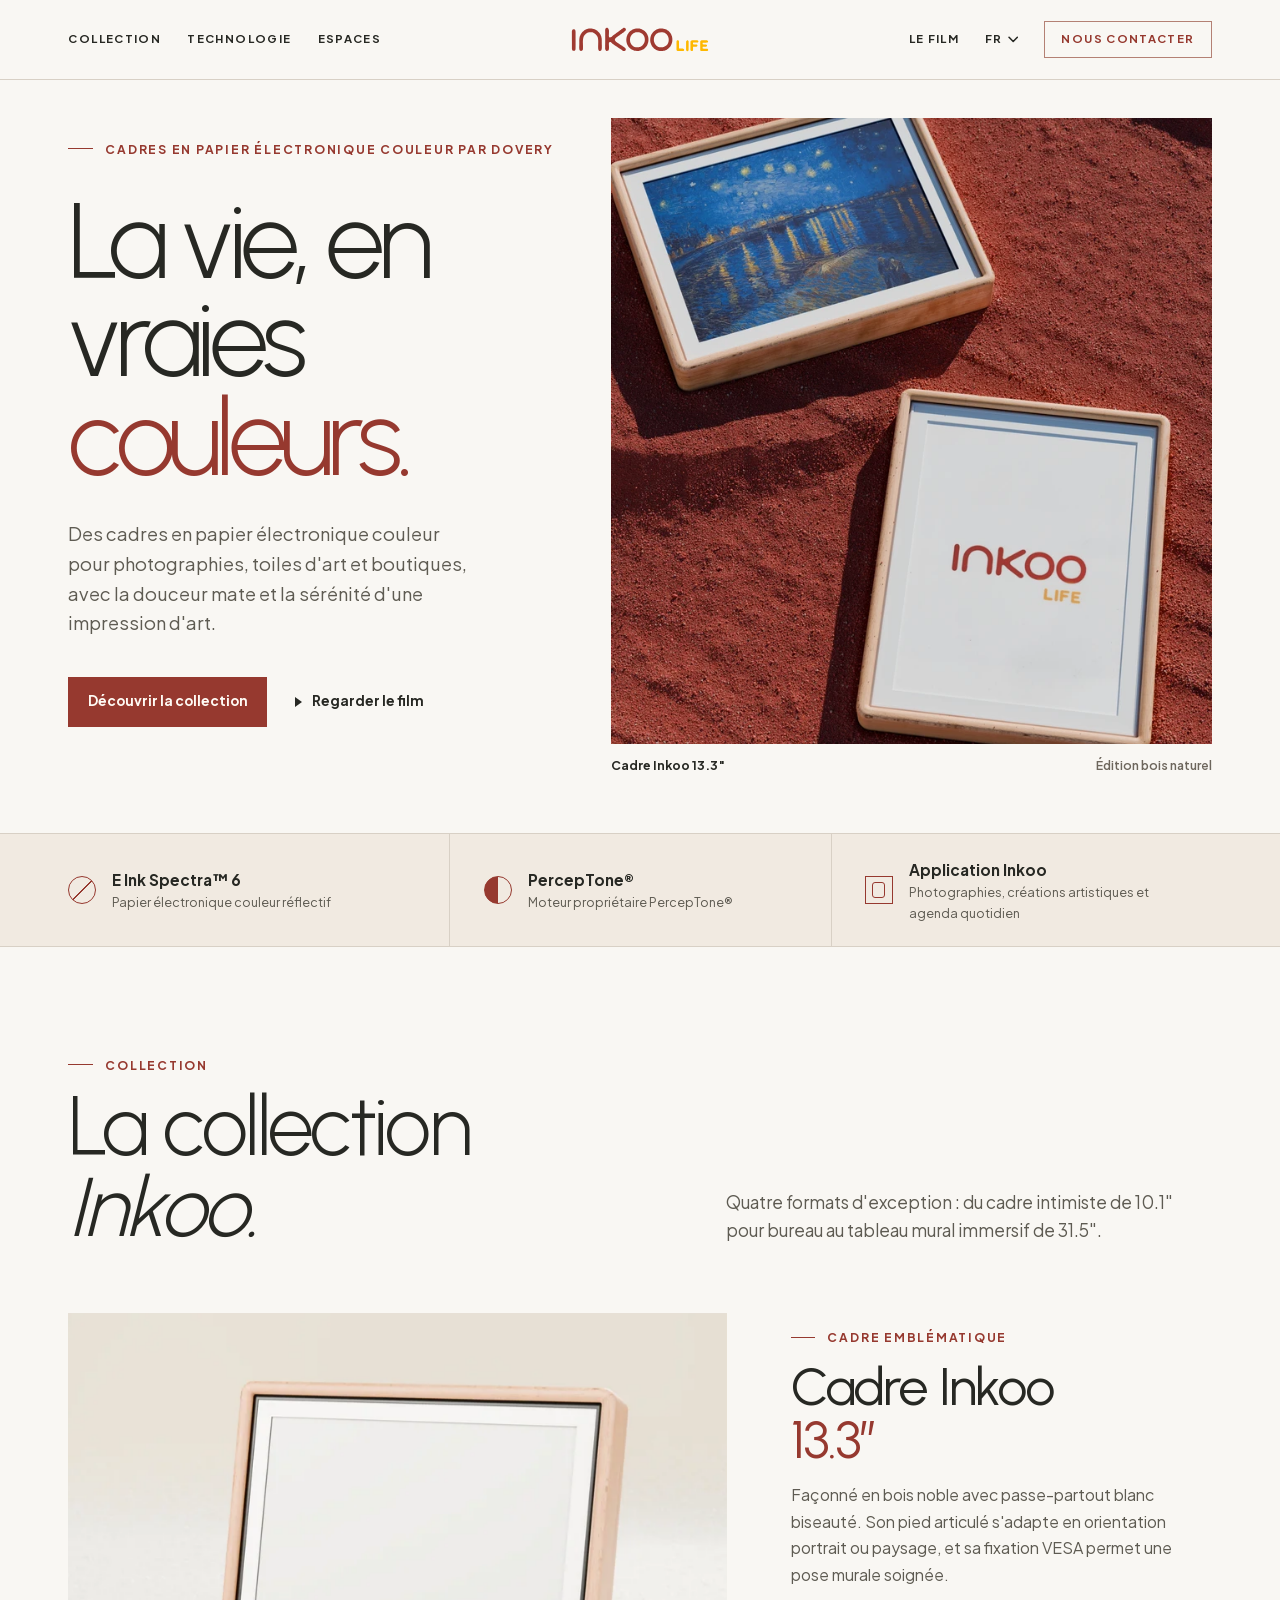
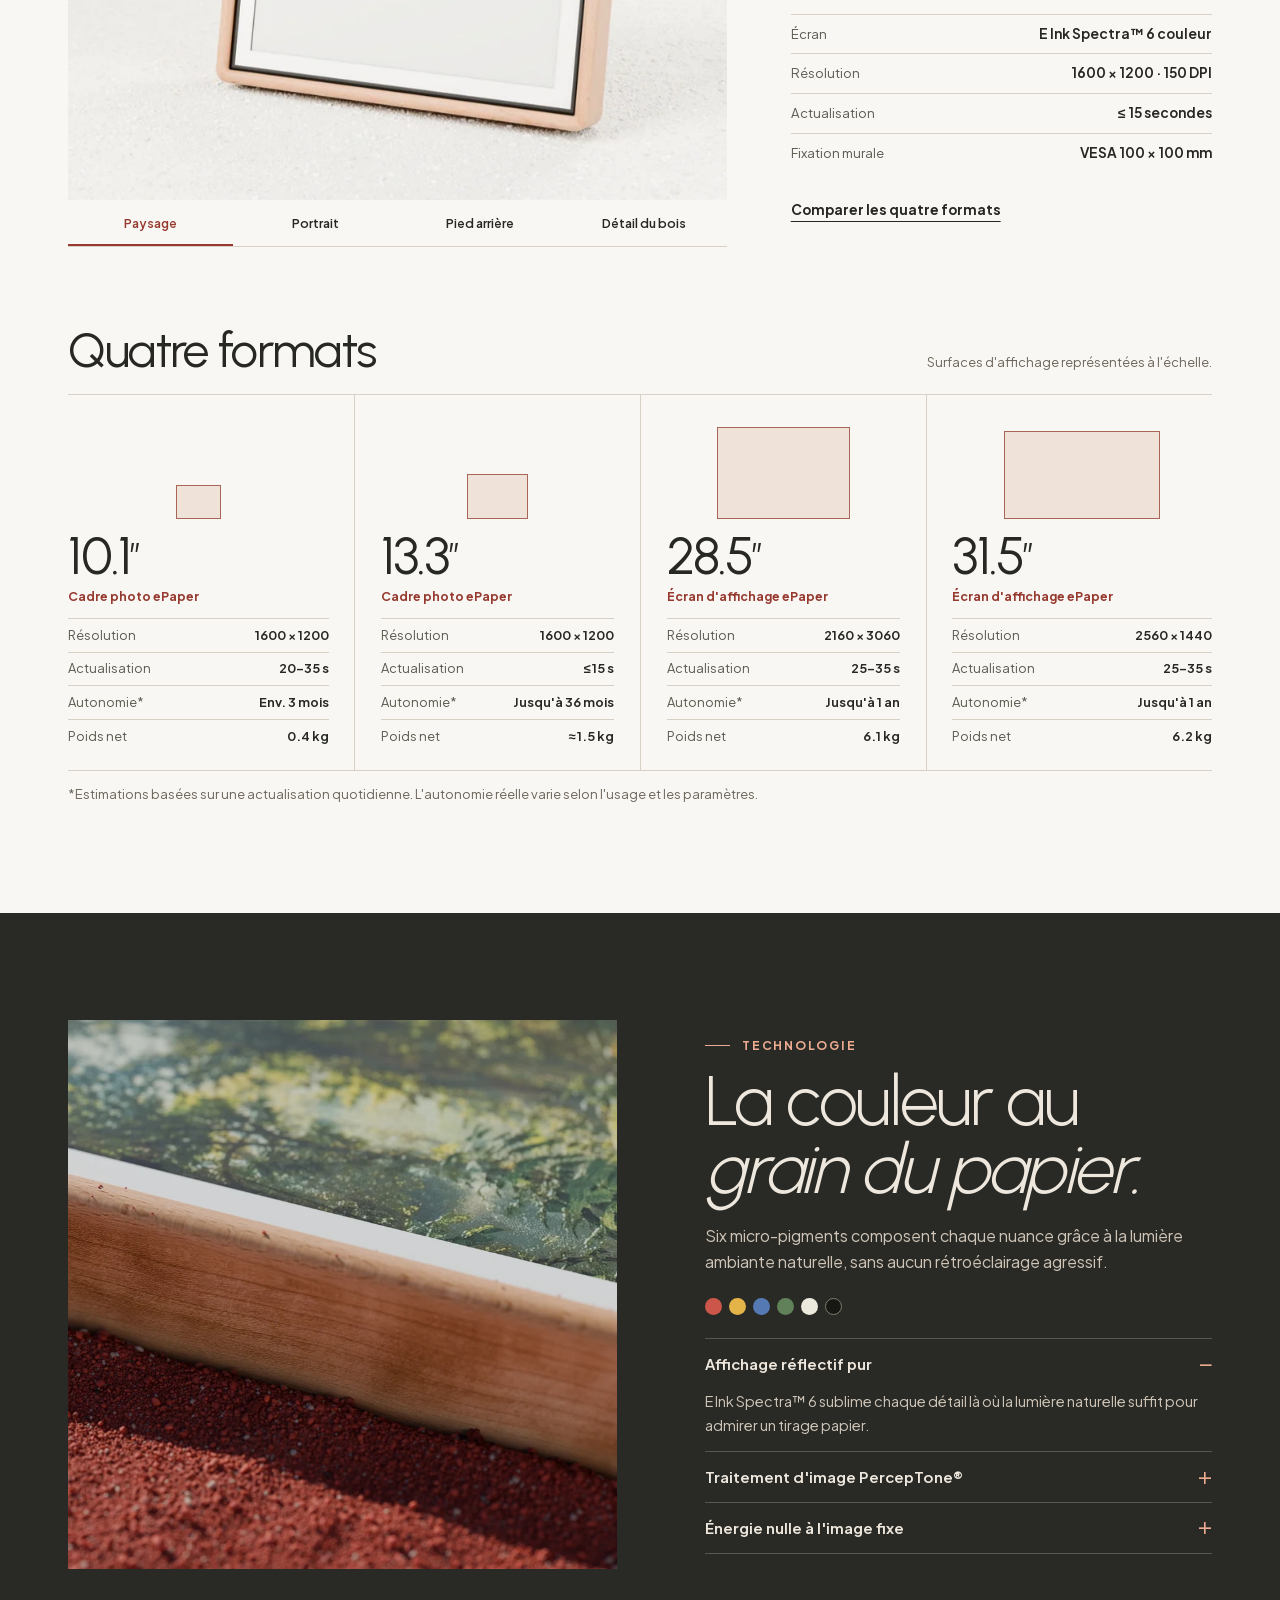
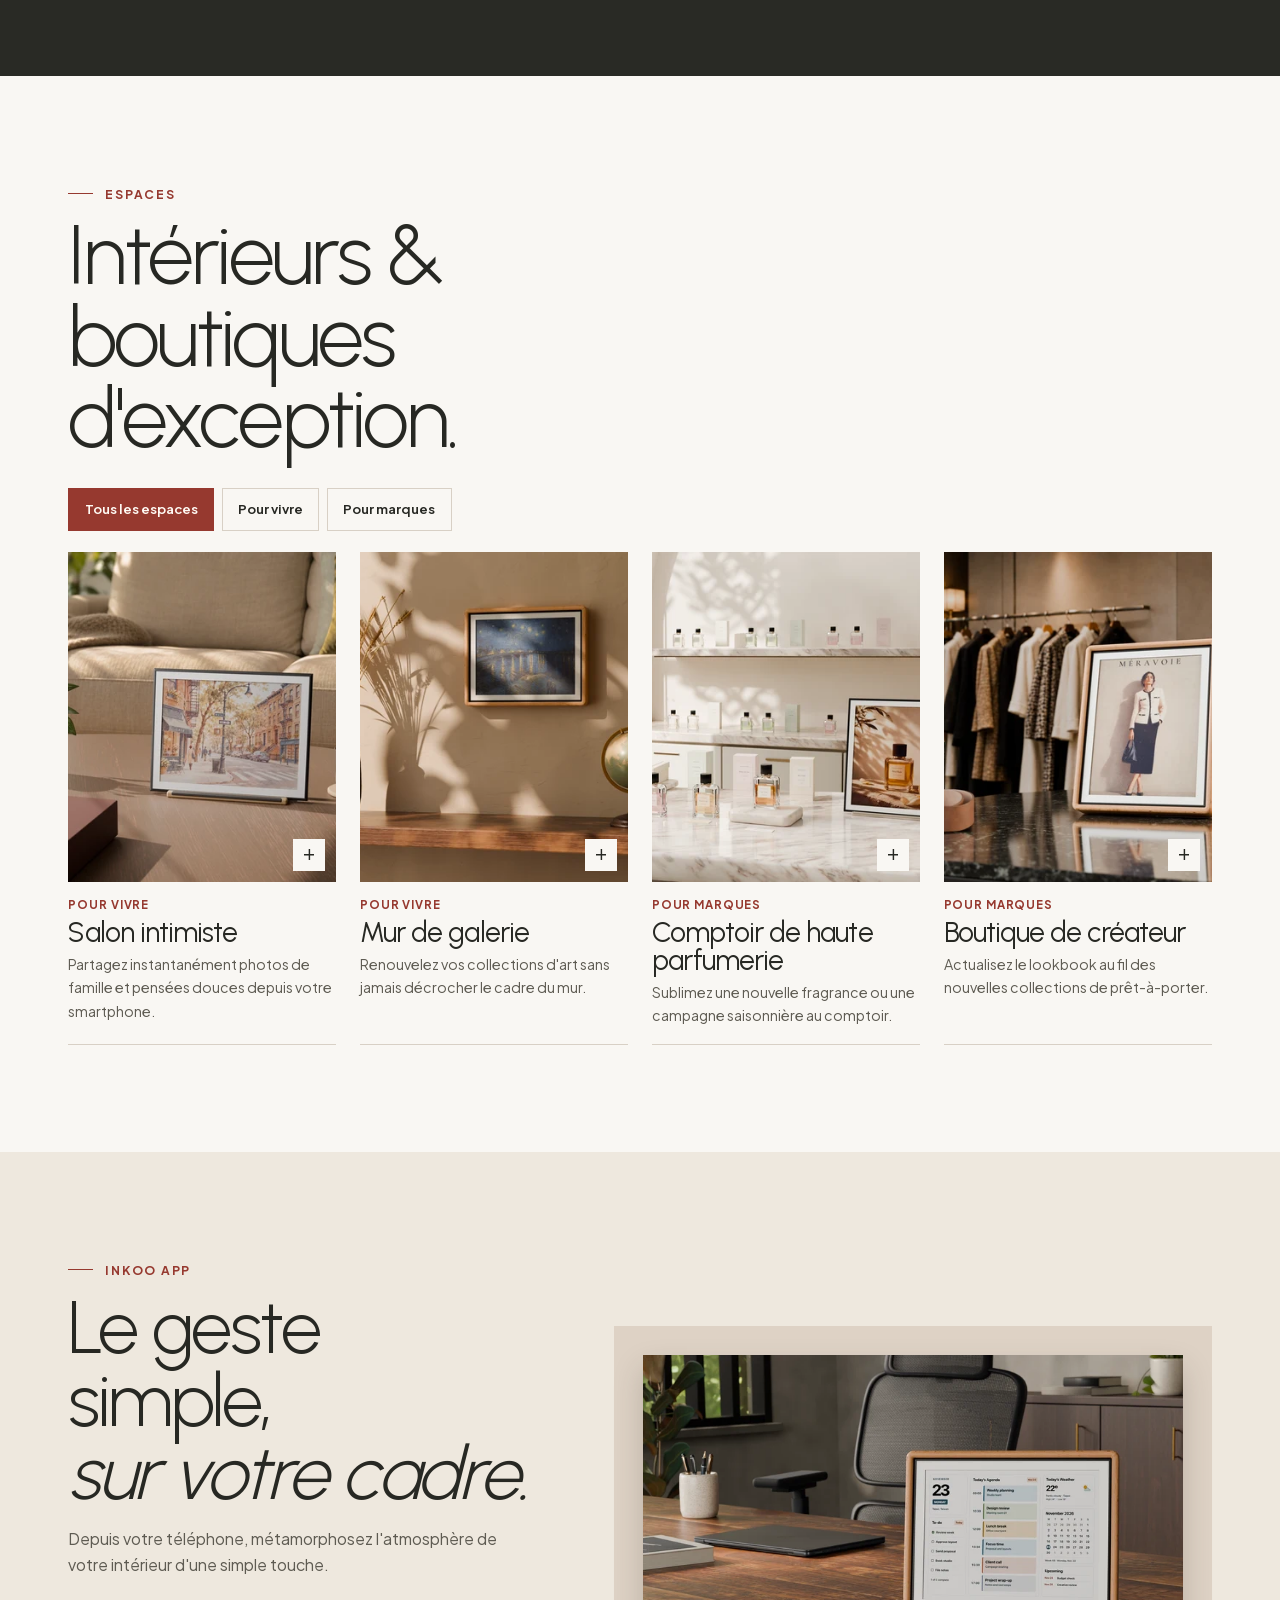
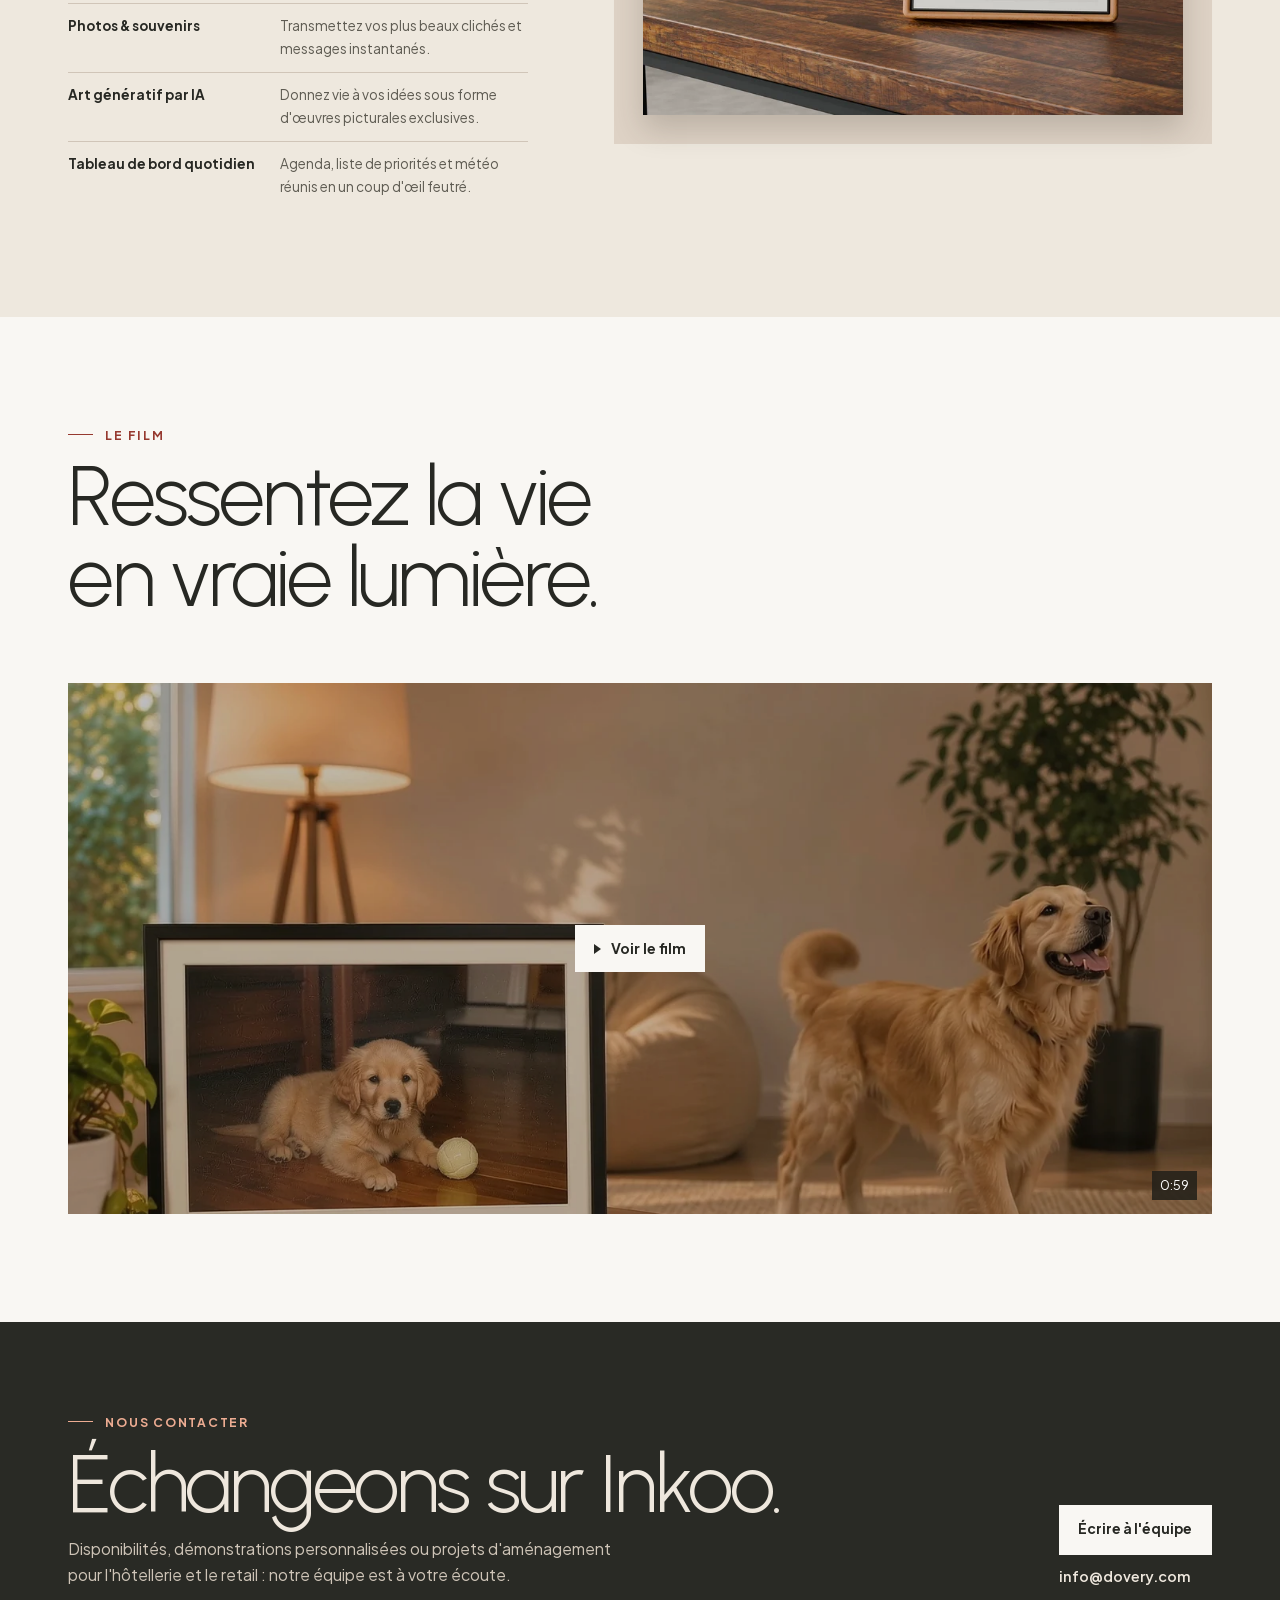
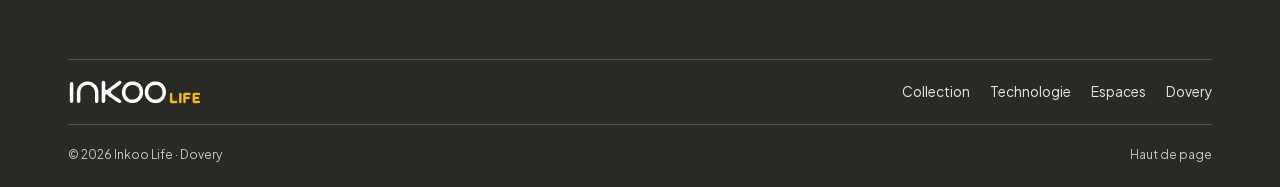
<file: docs/fr/index.html>
<!doctype html>
<html lang="fr">
<head>
  <meta charset="utf-8">
  <meta name="viewport" content="width=device-width, initial-scale=1">
  <meta name="theme-color" content="#f9f7f3">
  <title>Inkoo Life — Cadres en Papier Électronique Couleur par Dovery</title>
  <meta name="description" content="Redécouvrez vos souvenirs et œuvres d&#x27;art avec la noblesse du papier. Cadres et écrans en papier électronique couleur pour intérieurs élégants, galeries et boutiques.">
  <meta property="og:type" content="website">
  <meta property="og:site_name" content="Inkoo Life">
  <meta property="og:title" content="Inkoo Life — Cadres en Papier Électronique Couleur par Dovery">
  <meta property="og:description" content="Redécouvrez vos souvenirs et œuvres d&#x27;art avec la noblesse du papier. Cadres et écrans en papier électronique couleur pour intérieurs élégants, galeries et boutiques.">
  <meta property="og:image" content="https://jedieason.github.io/inkoo-life-demo/assets/social.jpg">
  <meta property="og:locale" content="fr_FR">
  <link rel="canonical" href="https://jedieason.github.io/inkoo-life-demo/fr/">
  <link rel="alternate" hreflang="en" href="https://jedieason.github.io/inkoo-life-demo/">
  <link rel="alternate" hreflang="zh-Hant" href="https://jedieason.github.io/inkoo-life-demo/zh/">
  <link rel="alternate" hreflang="fr" href="https://jedieason.github.io/inkoo-life-demo/fr/">
  <link rel="alternate" hreflang="es" href="https://jedieason.github.io/inkoo-life-demo/es/">
  <link rel="alternate" hreflang="x-default" href="https://jedieason.github.io/inkoo-life-demo/">
  <link rel="icon" type="image/svg+xml" href="../assets/favicon.svg?v=3">
  <link rel="apple-touch-icon" href="../assets/favicon.svg?v=3">
  <link rel="preload" href="../assets/urbanist.woff2" as="font" type="font/woff2" crossorigin>
  <link rel="stylesheet" href="../style.css">
  <script src="../site.js" defer></script>
</head>
<body id="top">
  <a class="skip-link" href="#main">Passer au contenu</a>
  <header class="site-header">
    <div class="reading-progress" aria-hidden="true"></div>
    <div class="shell header-inner">
      <nav class="nav nav-left" aria-label="Explorer la collection">
        <a href="#collection">Collection</a>
        <a href="#technology">Technologie</a>
        <a href="#spaces">Espaces</a>
      </nav>
      <a class="brand" href="../" aria-label="Accueil Inkoo Life">
        <img src="../assets/inkoo-life.svg" width="160" height="31" alt="Inkoo Life">
      </a>
      <nav class="nav nav-right" aria-label="Film, langue et contact">
        <a href="#film">Le Film</a>
        <details class="lang-menu">
        <summary class="lang-trigger" aria-haspopup="true" aria-label="Choisir la langue">
          <span>FR</span>
          <svg class="lang-chevron" width="10" height="6" viewBox="0 0 10 6" fill="none" stroke="currentColor" stroke-width="1.5" stroke-linecap="round" stroke-linejoin="round" aria-hidden="true"><path d="m1 1 4 4 4-4"/></svg>
        </summary>
        <div class="lang-dropdown" role="menu">
          <a href="../" class="lang-item" hreflang="en" lang="en">English <span>EN</span></a>
<a href="../zh/" class="lang-item" hreflang="zh-Hant" lang="zh-Hant">繁體中文 <span>繁中</span></a>
<a href="../fr/" class="lang-item is-active" hreflang="fr" lang="fr">Français <span>FR</span></a>
<a href="../es/" class="lang-item" hreflang="es" lang="es">Español <span>ES</span></a>
        </div>
      </details>
        <a class="nav-contact" href="#contact">Nous contacter</a>
      </nav>
      <details class="mobile-menu">
        <summary><span>Menu</span><i aria-hidden="true"></i></summary>
        <nav class="mobile-nav" aria-label="Explorer la collection">
          <a href="#collection">Collection</a>
          <a href="#technology">Technologie</a>
          <a href="#spaces">Espaces</a>
          <a href="#film">Le Film</a>
          <a href="#contact">Nous contacter</a>
          <div class="mobile-lang-wrap">
        <span class="mobile-lang-title">Choisir la langue</span>
        <div class="mobile-lang-grid">
          <a href="../" class="mobile-lang-btn" hreflang="en" lang="en">EN</a>
<a href="../zh/" class="mobile-lang-btn" hreflang="zh-Hant" lang="zh-Hant">繁中</a>
<a href="../fr/" class="mobile-lang-btn is-active" hreflang="fr" lang="fr">FR</a>
<a href="../es/" class="mobile-lang-btn" hreflang="es" lang="es">ES</a>
        </div>
      </div>
        </nav>
      </details>
    </div>
  </header>

  <main id="main">
    <section class="hero shell" aria-labelledby="hero-title">
      <div class="hero-copy">
        <p class="eyebrow">Cadres en papier électronique couleur par Dovery</p>
        <h1 class="hero-title" id="hero-title">La vie, en<br>vraies <em>couleurs.</em></h1>
        <p class="hero-desc">Des cadres en papier électronique couleur pour photographies, toiles d&#x27;art et boutiques, avec la douceur mate et la sérénité d&#x27;une impression d&#x27;art.</p>
        <div class="hero-actions">
          <a class="button button-primary" href="#collection">Découvrir la collection</a>
          <a class="text-link play-link" href="#film"><span class="play-icon" aria-hidden="true"></span>Regarder le film</a>
        </div>
      </div>
      <figure class="hero-figure">
        <div class="hero-media">
          <img src="../assets/hero-1440.webp" srcset="../assets/hero-720.webp 720w, ../assets/hero-1440.webp 1440w" sizes="(max-width: 730px) 100vw, 53vw" width="1440" height="2016" fetchpriority="high" alt="Deux cadres ePaper Inkoo Life posés sur de la terre ocre, l&#x27;un affichant Des glaneuses de Millet">
        </div>
        <figcaption><span>Cadre Inkoo 13.3″</span><span>Édition bois naturel</span></figcaption>
      </figure>
    </section>

    <div class="feature-band">
      <div class="shell feature-grid">
        <a href="#technology"><span class="feature-icon pigment-icon" aria-hidden="true"></span><span><strong>E Ink Spectra™ 6</strong><small>Papier électronique couleur réflectif</small></span></a>
        <a href="#perceptone"><span class="feature-icon tone-icon" aria-hidden="true"></span><span><strong>PercepTone®</strong><small>Moteur propriétaire PercepTone®</small></span></a>
        <a href="#app"><span class="feature-icon app-icon" aria-hidden="true"></span><span><strong>Application Inkoo</strong><small>Photographies, créations artistiques et agenda quotidien</small></span></a>
      </div>
    </div>

    <section class="section shell" id="collection" aria-labelledby="collection-title">
      <div class="section-head">
        <div>
          <p class="eyebrow">Collection</p>
          <h2 id="collection-title">La collection<br><em>Inkoo.</em></h2>
        </div>
        <p>Quatre formats d&#x27;exception : du cadre intimiste de 10.1″ pour bureau au tableau mural immersif de 31.5″.</p>
      </div>
      <div class="product">
        <div class="product-gallery" data-gallery>
          <figure class="product-picture" id="product-view">
            <img class="product-view is-active" data-angle="landscape" src="../assets/landscape-1500.webp" srcset="../assets/landscape-900.webp 900w, ../assets/landscape-1500.webp 1500w" sizes="(max-width: 880px) 93vw, 54vw" width="1500" height="1000" decoding="async" alt="Vue paysage du cadre Inkoo 13.3 pouces avec finition bois naturel et passe-partout">
<img class="product-view" data-angle="portrait" src="../assets/portrait-1500.webp" srcset="../assets/portrait-900.webp 900w, ../assets/portrait-1500.webp 1500w" sizes="(max-width: 880px) 93vw, 54vw" width="1500" height="1000" decoding="async" alt="Vue portrait du cadre Inkoo 13.3 pouces">
<img class="product-view" data-angle="rear" src="../assets/rear-1500.webp" srcset="../assets/rear-900.webp 900w, ../assets/rear-1500.webp 1500w" sizes="(max-width: 880px) 93vw, 54vw" width="1500" height="1000" decoding="async" alt="Dos du cadre Inkoo avec son support métallique déployé">
<img class="product-view" data-angle="joint" src="../assets/joint-1500.webp" srcset="../assets/joint-900.webp 900w, ../assets/joint-1500.webp 1500w" sizes="(max-width: 880px) 93vw, 54vw" width="1500" height="1000" decoding="async" alt="Gros plan sur l&#x27;assemblage en onglet du cadre en bois et la texture du passe-partout">
          </figure>
          <div class="product-views" role="group" aria-label="Angles de vue">
            <button type="button" aria-pressed="true" aria-controls="product-view" data-view="../assets/landscape" data-angle="landscape" data-alt="Vue paysage du cadre Inkoo 13.3 pouces avec finition bois naturel et passe-partout">Paysage</button>
<button type="button" aria-pressed="false" aria-controls="product-view" data-view="../assets/portrait" data-angle="portrait" data-alt="Vue portrait du cadre Inkoo 13.3 pouces">Portrait</button>
<button type="button" aria-pressed="false" aria-controls="product-view" data-view="../assets/rear" data-angle="rear" data-alt="Dos du cadre Inkoo avec son support métallique déployé">Pied arrière</button>
<button type="button" aria-pressed="false" aria-controls="product-view" data-view="../assets/joint" data-angle="joint" data-alt="Gros plan sur l&#x27;assemblage en onglet du cadre en bois et la texture du passe-partout">Détail du bois</button>
          </div>
        </div>
        <div class="product-copy">
          <p class="eyebrow">Cadre emblématique</p>
          <h3>Cadre Inkoo <span>13.3″</span></h3>
          <p>Façonné en bois noble avec passe-partout blanc biseauté. Son pied articulé s&#x27;adapte en orientation portrait ou paysage, et sa fixation VESA permet une pose murale soignée.</p>
          <dl class="product-spec">
            <div><dt>Écran</dt><dd>E Ink Spectra™ 6 couleur</dd></div>
<div><dt>Résolution</dt><dd>1600 × 1200 · 150 DPI</dd></div>
<div><dt>Actualisation</dt><dd>≤ 15 secondes</dd></div>
<div><dt>Fixation murale</dt><dd>VESA 100 × 100 mm</dd></div>
          </dl>
          <a class="text-link underlined" href="#sizes">Comparer les quatre formats</a>
        </div>
      </div>
      <div class="sizes" id="sizes">
        <div class="sizes-head">
          <h3>Quatre formats</h3>
          <p>Surfaces d&#x27;affichage représentées à l&#x27;échelle.</p>
        </div>
        <div class="sizes-grid"><article class="model">
          <div class="model-scale" aria-hidden="true">
            <span style="--model-width:29.18%;--model-ratio:1.3333"></span>
          </div>
          <h4>10.1<span>″</span></h4>
          <p>Cadre photo ePaper</p>
          <dl><div><dt>Résolution</dt><dd>1600 × 1200</dd></div>
<div><dt>Actualisation</dt><dd>20–35 s</dd></div>
<div><dt>Autonomie*</dt><dd>Env. 3 mois</dd></div>
<div><dt>Poids net</dt><dd>0.4 kg</dd></div></dl>
        </article>
<article class="model">
          <div class="model-scale" aria-hidden="true">
            <span style="--model-width:38.83%;--model-ratio:1.3333"></span>
          </div>
          <h4>13.3<span>″</span></h4>
          <p>Cadre photo ePaper</p>
          <dl><div><dt>Résolution</dt><dd>1600 × 1200</dd></div>
<div><dt>Actualisation</dt><dd>≤ 15 s</dd></div>
<div><dt>Autonomie*</dt><dd>Jusqu&#x27;à 36 mois</dd></div>
<div><dt>Poids net</dt><dd>≈ 1.5 kg</dd></div></dl>
        </article>
<article class="model">
          <div class="model-scale" aria-hidden="true">
            <span style="--model-width:85.05%;--model-ratio:1.4444"></span>
          </div>
          <h4>28.5<span>″</span></h4>
          <p>Écran d&#x27;affichage ePaper</p>
          <dl><div><dt>Résolution</dt><dd>2160 × 3060</dd></div>
<div><dt>Actualisation</dt><dd>25–35 s</dd></div>
<div><dt>Autonomie*</dt><dd>Jusqu&#x27;à 1 an</dd></div>
<div><dt>Poids net</dt><dd>6.1 kg</dd></div></dl>
        </article>
<article class="model">
          <div class="model-scale" aria-hidden="true">
            <span style="--model-width:100.00%;--model-ratio:1.7776"></span>
          </div>
          <h4>31.5<span>″</span></h4>
          <p>Écran d&#x27;affichage ePaper</p>
          <dl><div><dt>Résolution</dt><dd>2560 × 1440</dd></div>
<div><dt>Actualisation</dt><dd>25–35 s</dd></div>
<div><dt>Autonomie*</dt><dd>Jusqu&#x27;à 1 an</dd></div>
<div><dt>Poids net</dt><dd>6.2 kg</dd></div></dl>
        </article></div>
        <p class="fine-print">*Estimations basées sur une actualisation quotidienne. L&#x27;autonomie réelle varie selon l&#x27;usage et les paramètres.</p>
      </div>
    </section>

    <section class="technology" id="technology" aria-labelledby="tech-title">
      <div class="shell tech-grid">
        <figure class="tech-image">
          <img src="../assets/pigments-1450.webp" srcset="../assets/pigments-850.webp 850w, ../assets/pigments-1450.webp 1450w" sizes="(max-width: 880px) 93vw, 47vw" width="1450" height="1450" loading="lazy" decoding="async" alt="Gros plan d&#x27;une scène de forêt tropicale sur écran Inkoo posé sur du sable rouge">
        </figure>
        <div class="tech-copy">
          <p class="eyebrow">Technologie</p>
          <h2 id="tech-title">La couleur au<br><em>grain du papier.</em></h2>
          <p class="tech-intro">Six micro-pigments composent chaque nuance grâce à la lumière ambiante naturelle, sans aucun rétroéclairage agressif.</p>
          <div class="swatches" role="img" aria-label="Six pigments minéraux : rouge, jaune, bleu, vert, blanc et noir"><i></i><i></i><i></i><i></i><i></i><i></i></div>
          <div class="tech-details"><details id="reflective-color" open><summary>Affichage réflectif pur</summary><p>E Ink Spectra™ 6 sublime chaque détail là où la lumière naturelle suffit pour admirer un tirage papier.</p></details>
<details id="perceptone"><summary>Traitement d&#x27;image PercepTone®</summary><p>Le moteur exclusif Dovery calibre avec précision les blancs, ombres profondes, dégradés et textures pour la palette ePaper.</p></details>
<details id="bistable"><summary>Énergie nulle à l&#x27;image fixe</summary><p>L&#x27;écran conserve une image fixe sans consommer d&#x27;énergie. Seuls le rafraîchissement et la connectivité requièrent de la puissance.</p></details></div>
        </div>
      </div>
    </section>

    <section class="section shell" id="spaces" aria-labelledby="spaces-title">
      <div class="section-head spaces-head">
        <div>
          <p class="eyebrow">Espaces</p>
          <h2 id="spaces-title">Intérieurs &amp; boutiques d&#x27;exception.</h2>
        </div>
      </div>
      <div class="space-filter" role="group" aria-label="Filtrer les espaces">
        <button type="button" data-filter="all" aria-pressed="true">Tous les espaces</button>
        <button type="button" data-filter="living" aria-pressed="false">Pour vivre</button>
        <button type="button" data-filter="brands" aria-pressed="false">Pour marques</button>
      </div>
      <div class="space-grid" id="space-grid"><article class="space-card" data-space="living">
          <a class="space-image" href="../assets/living-1280.webp" data-scene data-title="Salon intimiste" data-description="Partagez instantanément photos de famille et pensées douces depuis votre smartphone.">
            <img src="../assets/living-580.webp" width="1600" height="1067" loading="lazy" decoding="async" alt="Cadre Inkoo sur une table basse baignée d&#x27;une lumière douce dans un salon">
            <span class="expand-icon" aria-hidden="true">+</span>
          </a>
          <div class="space-copy"><p class="space-category">Pour vivre</p><h3>Salon intimiste</h3><p>Partagez instantanément photos de famille et pensées douces depuis votre smartphone.</p></div>
        </article>
<article class="space-card" data-space="living">
          <a class="space-image" href="../assets/wall-1350.webp" data-scene data-title="Mur de galerie" data-description="Renouvelez vos collections d&#x27;art sans jamais décrocher le cadre du mur.">
            <img src="../assets/wall-580.webp" width="2000" height="1333" loading="lazy" decoding="async" alt="Cadre Inkoo affichant Des glaneuses aux côtés d&#x27;épis de blé séchés">
            <span class="expand-icon" aria-hidden="true">+</span>
          </a>
          <div class="space-copy"><p class="space-category">Pour vivre</p><h3>Mur de galerie</h3><p>Renouvelez vos collections d&#x27;art sans jamais décrocher le cadre du mur.</p></div>
        </article>
<article class="space-card" data-space="brands">
          <a class="space-image" href="../assets/beauty-1280.webp" data-scene data-title="Comptoir de haute parfumerie" data-description="Sublimez une nouvelle fragrance ou une campagne saisonnière au comptoir.">
            <img src="../assets/beauty-580.webp" width="1400" height="933" loading="lazy" decoding="async" alt="Écran Inkoo sur un comptoir de parfumerie aux tons clairs auprès de flacons précieux">
            <span class="expand-icon" aria-hidden="true">+</span>
          </a>
          <div class="space-copy"><p class="space-category">Pour marques</p><h3>Comptoir de haute parfumerie</h3><p>Sublimez une nouvelle fragrance ou une campagne saisonnière au comptoir.</p></div>
        </article>
<article class="space-card" data-space="brands">
          <a class="space-image" href="../assets/boutique-1350.webp" data-scene data-title="Boutique de créateur" data-description="Actualisez le lookbook au fil des nouvelles collections de prêt-à-porter.">
            <img src="../assets/boutique-580.webp" width="1350" height="900" loading="lazy" decoding="async" alt="Campagne de mode présentée sur un cadre Inkoo au cœur d&#x27;une boutique raffinée">
            <span class="expand-icon" aria-hidden="true">+</span>
          </a>
          <div class="space-copy"><p class="space-category">Pour marques</p><h3>Boutique de créateur</h3><p>Actualisez le lookbook au fil des nouvelles collections de prêt-à-porter.</p></div>
        </article></div>
    </section>

    <section class="app-section" id="app" aria-labelledby="app-title">
      <div class="shell app-grid">
        <div>
          <p class="eyebrow">Inkoo App</p>
          <h2 id="app-title">Le geste simple,<br><em>sur votre cadre.</em></h2>
          <p class="app-intro">Depuis votre téléphone, métamorphosez l&#x27;atmosphère de votre intérieur d&#x27;une simple touche.</p>
          <ul class="app-list"><li><strong>Photos &amp; souvenirs</strong><span>Transmettez vos plus beaux clichés et messages instantanés.</span></li>
<li><strong>Art génératif par IA</strong><span>Donnez vie à vos idées sous forme d&#x27;œuvres picturales exclusives.</span></li>
<li><strong>Tableau de bord quotidien</strong><span>Agenda, liste de priorités et météo réunis en un coup d&#x27;œil feutré.</span></li></ul>
        </div>
        <figure class="app-figure">
          <img src="../assets/dashboard-1137.webp" srcset="../assets/dashboard-740.webp 740w, ../assets/dashboard-1137.webp 1137w" sizes="(max-width: 880px) 92vw, 46vw" width="1137" height="758" loading="lazy" decoding="async" alt="Bureau de direction avec cadre Inkoo affichant le tableau de bord quotidien, agenda et prévisions météo">
        </figure>
      </div>
    </section>

    <section class="section shell film" id="film" aria-labelledby="film-title">
      <div class="section-head">
        <div>
          <p class="eyebrow">Le Film</p>
          <h2 id="film-title">Ressentez la vie<br>en vraie lumière.</h2>
        </div>
      </div>
      <a class="film-poster" href="../assets/inkoo-film.mp4" data-film aria-label="Regarder le film">
        <img src="../assets/film-poster.webp" width="1440" height="690" loading="lazy" decoding="async" alt="Un golden retriever paisible auprès d&#x27;un cadre photo Inkoo dans un salon chaleureux">
        <span class="film-play"><span class="play-icon" aria-hidden="true"></span>Voir le film</span>
        <span class="film-runtime">0:59</span>
      </a>
    </section>
  </main>

  <footer class="site-footer" id="contact">
    <div class="shell">
      <div class="footer-cta">
        <div>
          <p class="eyebrow">Nous contacter</p>
          <h2>Échangeons sur Inkoo.</h2>
          <p>Disponibilités, démonstrations personnalisées ou projets d&#x27;aménagement pour l&#x27;hôtellerie et le retail : notre équipe est à votre écoute.</p>
        </div>
        <div class="footer-actions">
          <a class="button button-light" href="mailto:info@dovery.com?subject=Inkoo%20Life%20Inquiry">Écrire à l&#x27;équipe</a>
          <a class="email-link" href="mailto:info@dovery.com">info@dovery.com</a>
        </div>
      </div>
      <div class="footer-nav">
        <a class="footer-brand" href="../"><img src="../assets/inkoo-life-white.svg" width="160" height="31" alt="Inkoo Life"></a>
        <nav aria-label="Explorer la collection">
          <a href="#collection">Collection</a>
          <a href="#technology">Technologie</a>
          <a href="#spaces">Espaces</a>
          <a href="https://dovery.com/">Dovery</a>
        </nav>
      </div>
      <div class="footer-small">
        <span>© 2026 Inkoo Life · Dovery</span>
        <a href="#top">Haut de page</a>
      </div>
    </div>
  </footer>
  <dialog class="media-dialog" id="scene-dialog" aria-labelledby="scene-title">
    <div class="dialog-head"><h2 id="scene-title"></h2><form method="dialog"><button class="dialog-close" type="submit" aria-label="Fermer">×</button></form></div>
    <img alt="" decoding="async">
    <p></p>
  </dialog>
  <dialog class="media-dialog film-dialog" id="film-dialog" aria-labelledby="film-dialog-title">
    <div class="dialog-head"><h2 id="film-dialog-title">Voir le film</h2><form method="dialog"><button class="dialog-close" type="submit" aria-label="Fermer">×</button></form></div>
    <video controls playsinline preload="none"><track kind="captions" label="English" srclang="en" src="../assets/inkoo-film-en.vtt">
<track kind="subtitles" label="繁體中文" srclang="zh-Hant" src="../assets/inkoo-film-zh.vtt">
<track kind="subtitles" label="Français" srclang="fr" src="../assets/inkoo-film-fr.vtt" default>
<track kind="subtitles" label="Español" srclang="es" src="../assets/inkoo-film-es.vtt"></video>
  </dialog>
</body>
</html>
</file>
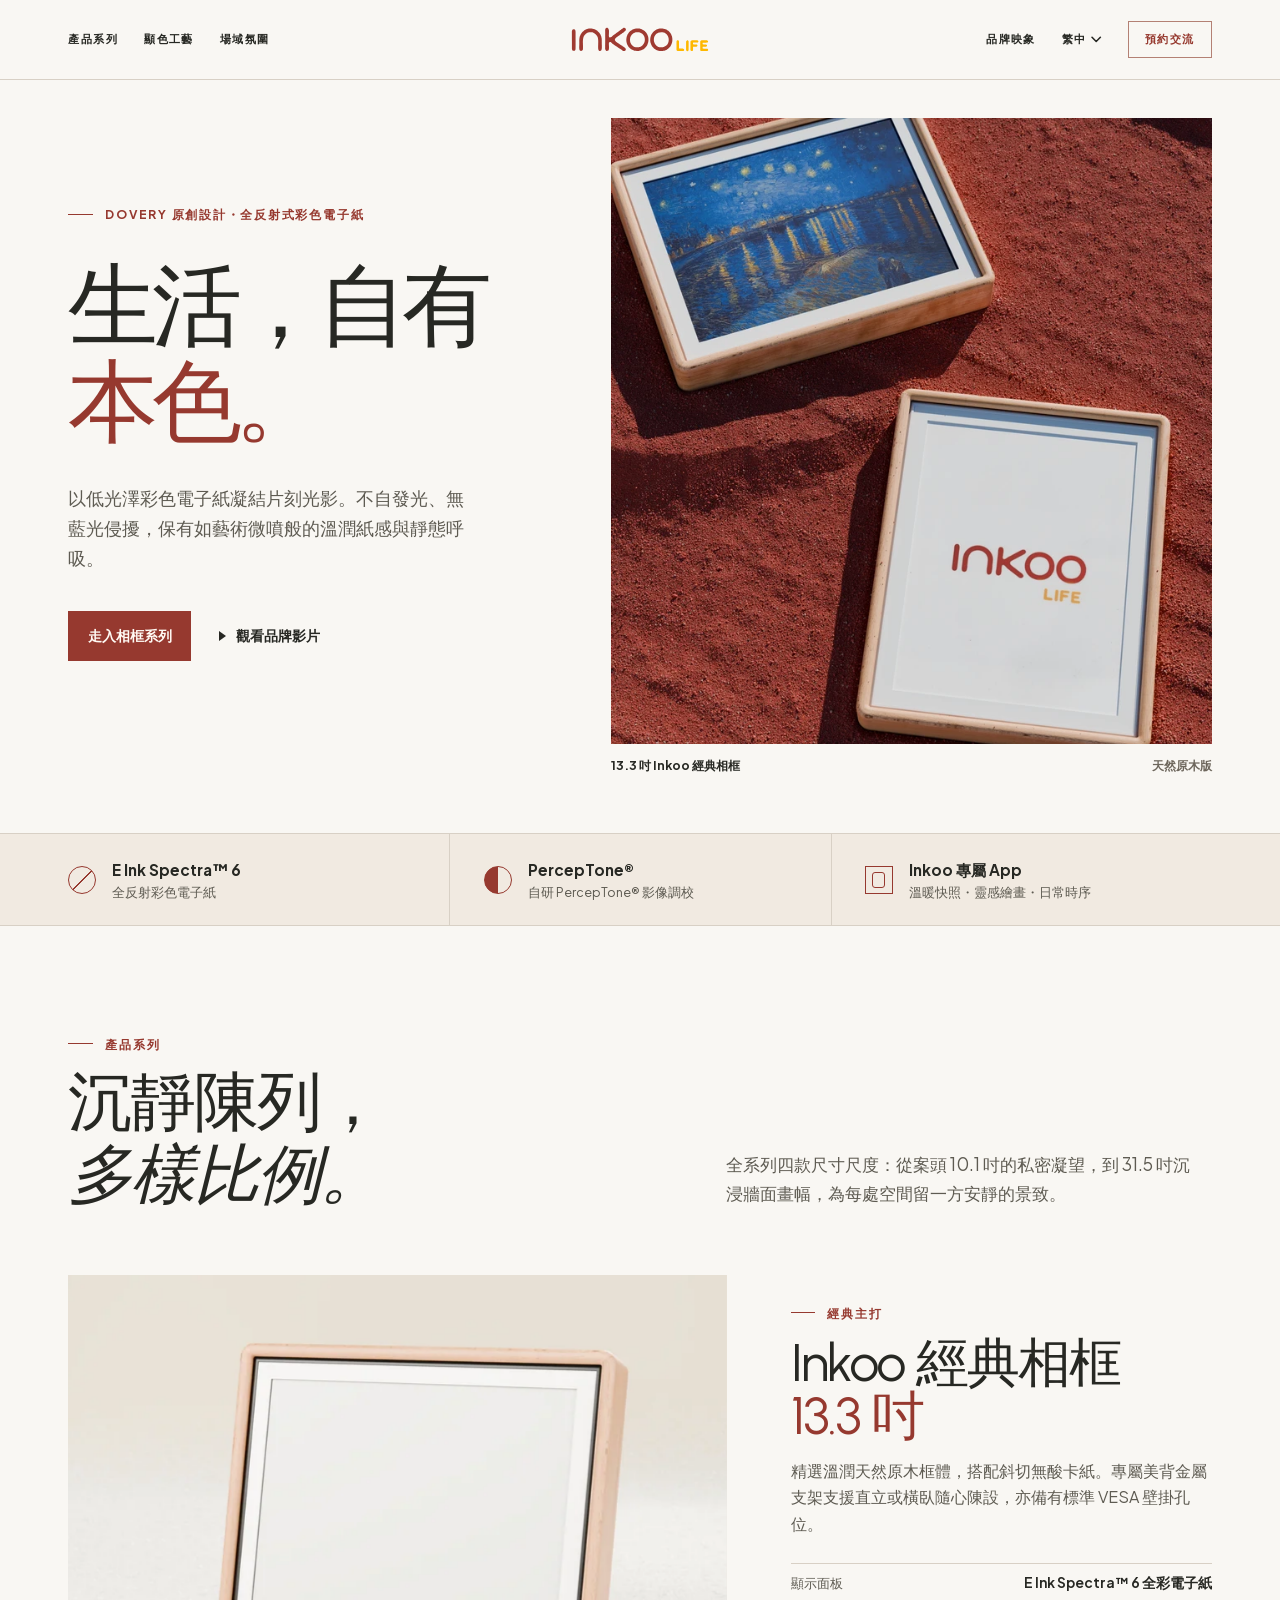
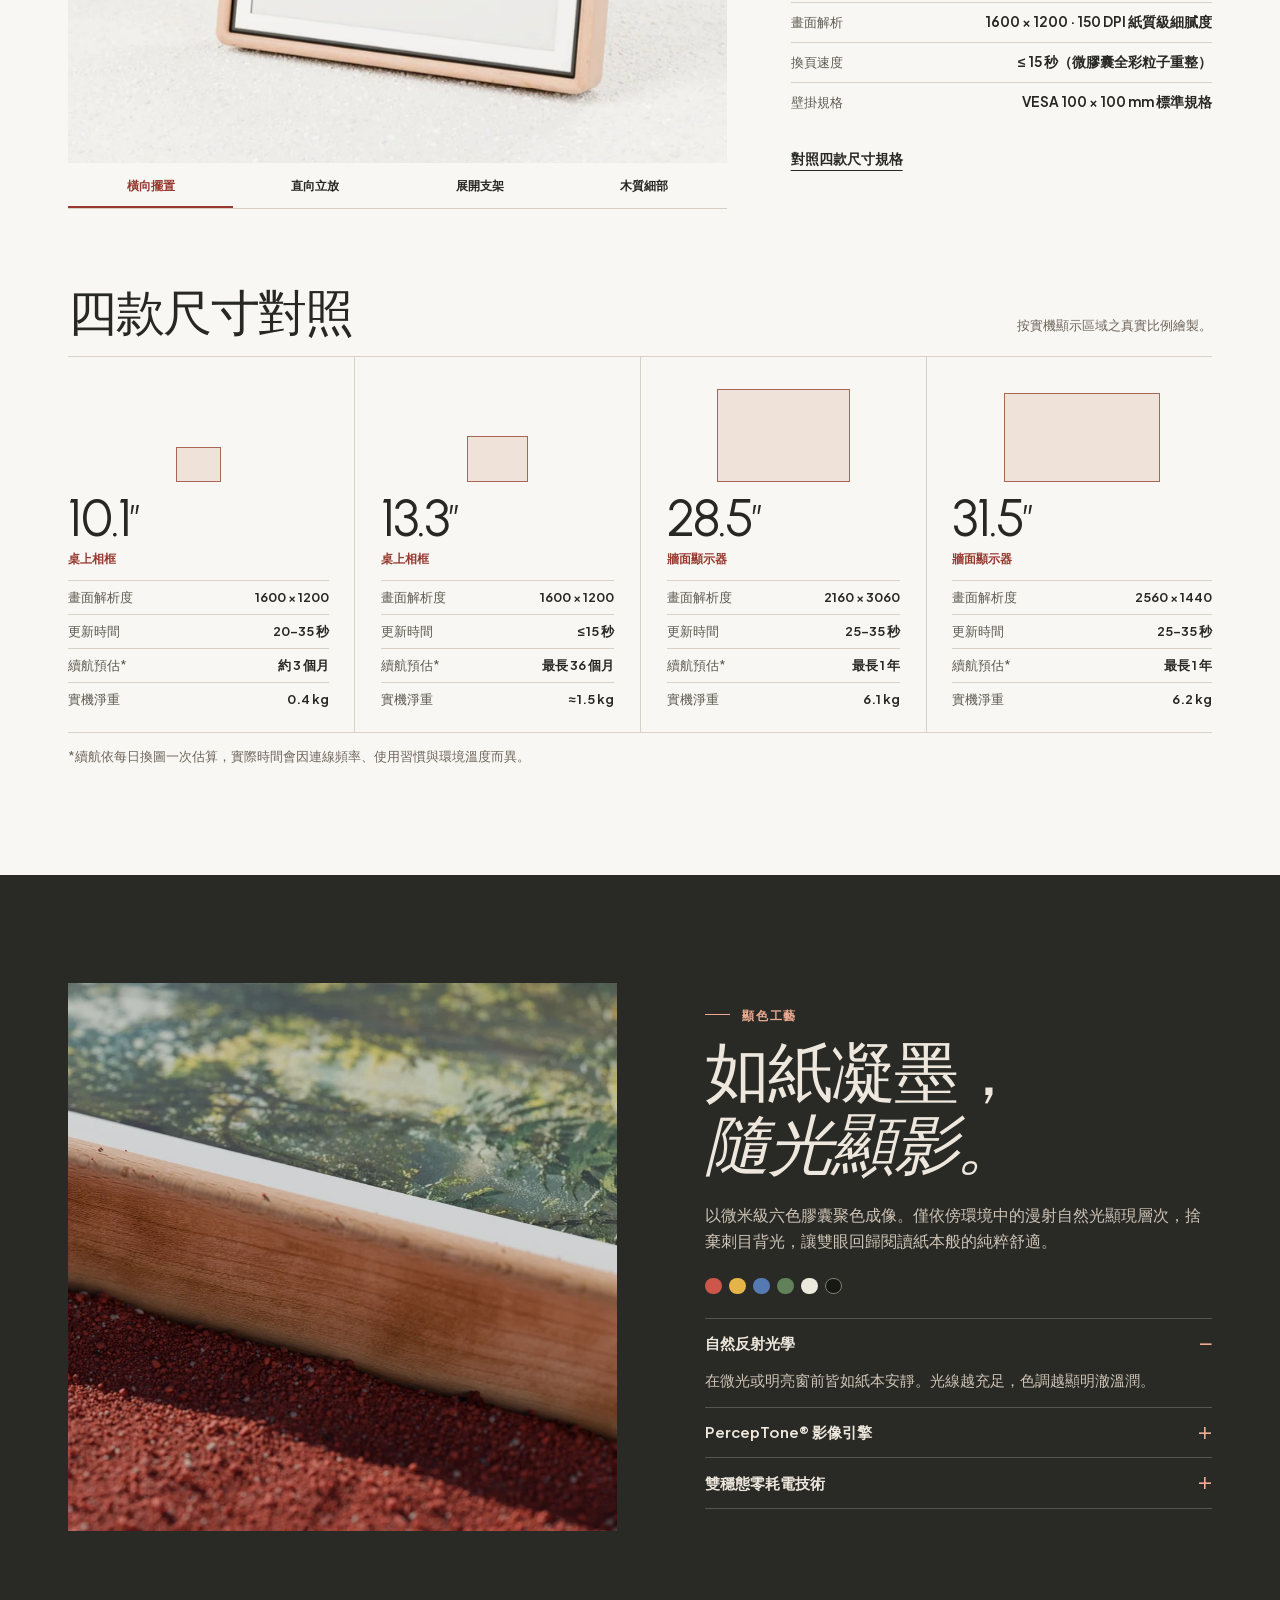
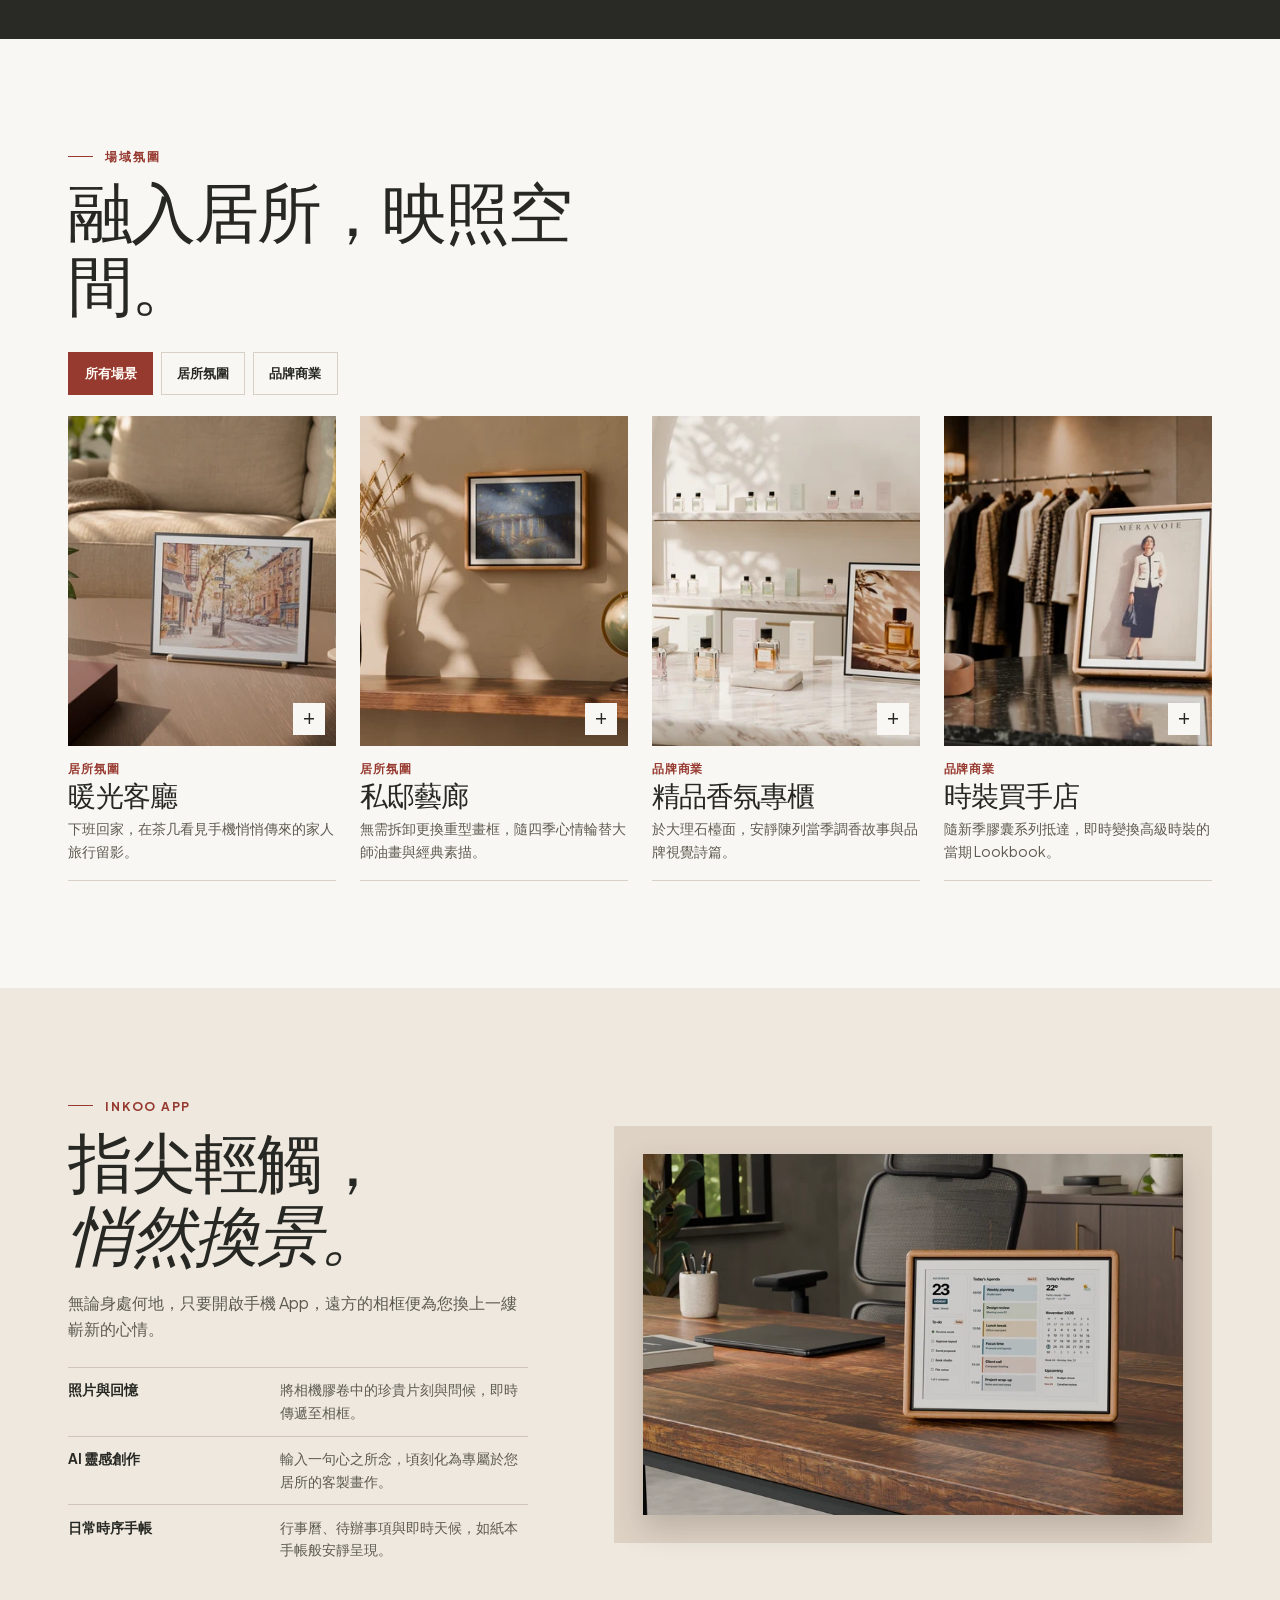
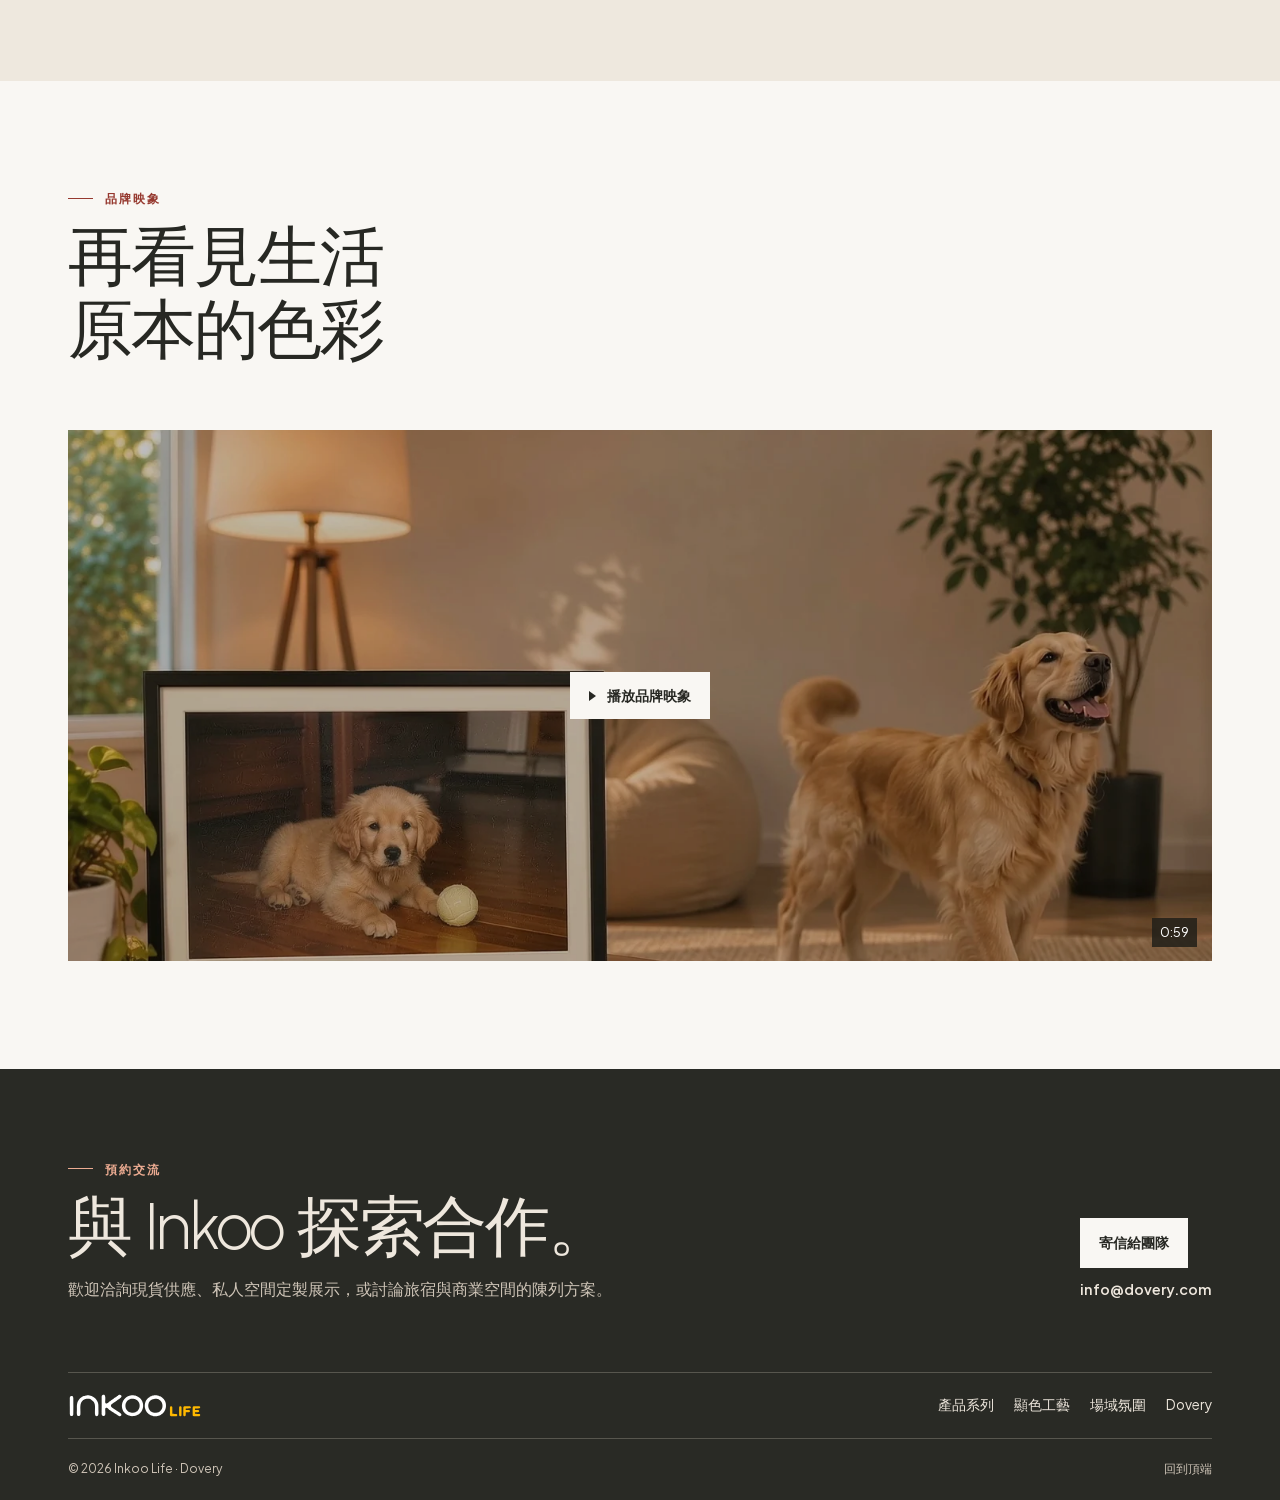
<file: docs/zh/index.html>
<!doctype html>
<html lang="zh-Hant">
<head>
  <meta charset="utf-8">
  <meta name="viewport" content="width=device-width, initial-scale=1">
  <meta name="theme-color" content="#f9f7f3">
  <title>Inkoo Life｜Dovery 彩色電子紙相框・生活自有本色</title>
  <meta name="description" content="以反射式彩色電子紙重現紙質溫潤。無論案頭時序、私藏畫作或精品櫥窗，Inkoo 讓記憶與色彩在空間中安靜棲息。">
  <meta property="og:type" content="website">
  <meta property="og:site_name" content="Inkoo Life">
  <meta property="og:title" content="Inkoo Life｜Dovery 彩色電子紙相框・生活自有本色">
  <meta property="og:description" content="以反射式彩色電子紙重現紙質溫潤。無論案頭時序、私藏畫作或精品櫥窗，Inkoo 讓記憶與色彩在空間中安靜棲息。">
  <meta property="og:image" content="https://jedieason.github.io/inkoo-life-demo/assets/social.jpg">
  <meta property="og:locale" content="zh_TW">
  <link rel="canonical" href="https://jedieason.github.io/inkoo-life-demo/zh/">
  <link rel="alternate" hreflang="en" href="https://jedieason.github.io/inkoo-life-demo/">
  <link rel="alternate" hreflang="zh-Hant" href="https://jedieason.github.io/inkoo-life-demo/zh/">
  <link rel="alternate" hreflang="fr" href="https://jedieason.github.io/inkoo-life-demo/fr/">
  <link rel="alternate" hreflang="es" href="https://jedieason.github.io/inkoo-life-demo/es/">
  <link rel="alternate" hreflang="x-default" href="https://jedieason.github.io/inkoo-life-demo/">
  <link rel="icon" type="image/svg+xml" href="../assets/favicon.svg?v=3">
  <link rel="apple-touch-icon" href="../assets/favicon.svg?v=3">
  <link rel="preload" href="../assets/urbanist.woff2" as="font" type="font/woff2" crossorigin>
  <link rel="stylesheet" href="../style.css">
  <script src="../site.js" defer></script>
</head>
<body id="top">
  <a class="skip-link" href="#main">跳至主要內容</a>
  <header class="site-header">
    <div class="reading-progress" aria-hidden="true"></div>
    <div class="shell header-inner">
      <nav class="nav nav-left" aria-label="探索 Inkoo 系列">
        <a href="#collection">產品系列</a>
        <a href="#technology">顯色工藝</a>
        <a href="#spaces">場域氛圍</a>
      </nav>
      <a class="brand" href="../" aria-label="Inkoo Life 首頁">
        <img src="../assets/inkoo-life.svg" width="160" height="31" alt="Inkoo Life">
      </a>
      <nav class="nav nav-right" aria-label="品牌映象、語言與合作">
        <a href="#film">品牌映象</a>
        <details class="lang-menu">
        <summary class="lang-trigger" aria-haspopup="true" aria-label="選擇語言">
          <span>繁中</span>
          <svg class="lang-chevron" width="10" height="6" viewBox="0 0 10 6" fill="none" stroke="currentColor" stroke-width="1.5" stroke-linecap="round" stroke-linejoin="round" aria-hidden="true"><path d="m1 1 4 4 4-4"/></svg>
        </summary>
        <div class="lang-dropdown" role="menu">
          <a href="../" class="lang-item" hreflang="en" lang="en">English <span>EN</span></a>
<a href="../zh/" class="lang-item is-active" hreflang="zh-Hant" lang="zh-Hant">繁體中文 <span>繁中</span></a>
<a href="../fr/" class="lang-item" hreflang="fr" lang="fr">Français <span>FR</span></a>
<a href="../es/" class="lang-item" hreflang="es" lang="es">Español <span>ES</span></a>
        </div>
      </details>
        <a class="nav-contact" href="#contact">預約交流</a>
      </nav>
      <details class="mobile-menu">
        <summary><span>選單</span><i aria-hidden="true"></i></summary>
        <nav class="mobile-nav" aria-label="探索 Inkoo 系列">
          <a href="#collection">產品系列</a>
          <a href="#technology">顯色工藝</a>
          <a href="#spaces">場域氛圍</a>
          <a href="#film">品牌映象</a>
          <a href="#contact">預約交流</a>
          <div class="mobile-lang-wrap">
        <span class="mobile-lang-title">選擇語言</span>
        <div class="mobile-lang-grid">
          <a href="../" class="mobile-lang-btn" hreflang="en" lang="en">EN</a>
<a href="../zh/" class="mobile-lang-btn is-active" hreflang="zh-Hant" lang="zh-Hant">繁中</a>
<a href="../fr/" class="mobile-lang-btn" hreflang="fr" lang="fr">FR</a>
<a href="../es/" class="mobile-lang-btn" hreflang="es" lang="es">ES</a>
        </div>
      </div>
        </nav>
      </details>
    </div>
  </header>

  <main id="main">
    <section class="hero shell" aria-labelledby="hero-title">
      <div class="hero-copy">
        <p class="eyebrow">Dovery 原創設計・全反射式彩色電子紙</p>
        <h1 class="hero-title" id="hero-title">生活，自有<em>本色。</em></h1>
        <p class="hero-desc">以低光澤彩色電子紙凝結片刻光影。不自發光、無藍光侵擾，保有如藝術微噴般的溫潤紙感與靜態呼吸。</p>
        <div class="hero-actions">
          <a class="button button-primary" href="#collection">走入相框系列</a>
          <a class="text-link play-link" href="#film"><span class="play-icon" aria-hidden="true"></span>觀看品牌影片</a>
        </div>
      </div>
      <figure class="hero-figure">
        <div class="hero-media">
          <img src="../assets/hero-1440.webp" srcset="../assets/hero-720.webp 720w, ../assets/hero-1440.webp 1440w" sizes="(max-width: 730px) 100vw, 53vw" width="1440" height="2016" fetchpriority="high" alt="紅土之上靜置兩款 Inkoo Life 相框，一幅映現米勒《拾穗》的溫厚光彩">
        </div>
        <figcaption><span>13.3 吋 Inkoo 經典相框</span><span>天然原木版</span></figcaption>
      </figure>
    </section>

    <div class="feature-band">
      <div class="shell feature-grid">
        <a href="#technology"><span class="feature-icon pigment-icon" aria-hidden="true"></span><span><strong>E Ink Spectra™ 6</strong><small>全反射彩色電子紙</small></span></a>
        <a href="#perceptone"><span class="feature-icon tone-icon" aria-hidden="true"></span><span><strong>PercepTone®</strong><small>自研 PercepTone® 影像調校</small></span></a>
        <a href="#app"><span class="feature-icon app-icon" aria-hidden="true"></span><span><strong>Inkoo 專屬 App</strong><small>溫暖快照・靈感繪畫・日常時序</small></span></a>
      </div>
    </div>

    <section class="section shell" id="collection" aria-labelledby="collection-title">
      <div class="section-head">
        <div>
          <p class="eyebrow">產品系列</p>
          <h2 id="collection-title">沉靜陳列，<br><em>多樣比例。</em></h2>
        </div>
        <p>全系列四款尺寸尺度：從案頭 10.1 吋的私密凝望，到 31.5 吋沉浸牆面畫幅，為每處空間留一方安靜的景致。</p>
      </div>
      <div class="product">
        <div class="product-gallery" data-gallery>
          <figure class="product-picture" id="product-view">
            <img class="product-view is-active" data-angle="landscape" src="../assets/landscape-1500.webp" srcset="../assets/landscape-900.webp 900w, ../assets/landscape-1500.webp 1500w" sizes="(max-width: 880px) 93vw, 54vw" width="1500" height="1000" decoding="async" alt="13.3 吋 Inkoo 相框橫向擺設，搭配天然木紋與斜切無酸卡紙">
<img class="product-view" data-angle="portrait" src="../assets/portrait-1500.webp" srcset="../assets/portrait-900.webp 900w, ../assets/portrait-1500.webp 1500w" sizes="(max-width: 880px) 93vw, 54vw" width="1500" height="1000" decoding="async" alt="13.3 吋 Inkoo 相框直向展示，呈現修長立體的雅緻姿態">
<img class="product-view" data-angle="rear" src="../assets/rear-1500.webp" srcset="../assets/rear-900.webp 900w, ../assets/rear-1500.webp 1500w" sizes="(max-width: 880px) 93vw, 54vw" width="1500" height="1000" decoding="async" alt="相框美背金屬阻尼支架展開，支援多角度斜倚擺放">
<img class="product-view" data-angle="joint" src="../assets/joint-1500.webp" srcset="../assets/joint-900.webp 900w, ../assets/joint-1500.webp 1500w" sizes="(max-width: 880px) 93vw, 54vw" width="1500" height="1000" decoding="async" alt="轉角原木榫接細節與層疊卡紙微距質感">
          </figure>
          <div class="product-views" role="group" aria-label="多角度鑑賞">
            <button type="button" aria-pressed="true" aria-controls="product-view" data-view="../assets/landscape" data-angle="landscape" data-alt="13.3 吋 Inkoo 相框橫向擺設，搭配天然木紋與斜切無酸卡紙">橫向擺置</button>
<button type="button" aria-pressed="false" aria-controls="product-view" data-view="../assets/portrait" data-angle="portrait" data-alt="13.3 吋 Inkoo 相框直向展示，呈現修長立體的雅緻姿態">直向立放</button>
<button type="button" aria-pressed="false" aria-controls="product-view" data-view="../assets/rear" data-angle="rear" data-alt="相框美背金屬阻尼支架展開，支援多角度斜倚擺放">展開支架</button>
<button type="button" aria-pressed="false" aria-controls="product-view" data-view="../assets/joint" data-angle="joint" data-alt="轉角原木榫接細節與層疊卡紙微距質感">木質細部</button>
          </div>
        </div>
        <div class="product-copy">
          <p class="eyebrow">經典主打</p>
          <h3>Inkoo 經典相框 <span>13.3 吋</span></h3>
          <p>精選溫潤天然原木框體，搭配斜切無酸卡紙。專屬美背金屬支架支援直立或橫臥隨心陳設，亦備有標準 VESA 壁掛孔位。</p>
          <dl class="product-spec">
            <div><dt>顯示面板</dt><dd>E Ink Spectra™ 6 全彩電子紙</dd></div>
<div><dt>畫面解析</dt><dd>1600 × 1200 · 150 DPI 紙質級細膩度</dd></div>
<div><dt>換頁速度</dt><dd>≤ 15 秒（微膠囊全彩粒子重整）</dd></div>
<div><dt>壁掛規格</dt><dd>VESA 100 × 100 mm 標準規格</dd></div>
          </dl>
          <a class="text-link underlined" href="#sizes">對照四款尺寸規格</a>
        </div>
      </div>
      <div class="sizes" id="sizes">
        <div class="sizes-head">
          <h3>四款尺寸對照</h3>
          <p>按實機顯示區域之真實比例繪製。</p>
        </div>
        <div class="sizes-grid"><article class="model">
          <div class="model-scale" aria-hidden="true">
            <span style="--model-width:29.18%;--model-ratio:1.3333"></span>
          </div>
          <h4>10.1<span>″</span></h4>
          <p>桌上相框</p>
          <dl><div><dt>畫面解析度</dt><dd>1600 × 1200</dd></div>
<div><dt>更新時間</dt><dd>20–35 秒</dd></div>
<div><dt>續航預估*</dt><dd>約 3 個月</dd></div>
<div><dt>實機淨重</dt><dd>0.4 kg</dd></div></dl>
        </article>
<article class="model">
          <div class="model-scale" aria-hidden="true">
            <span style="--model-width:38.83%;--model-ratio:1.3333"></span>
          </div>
          <h4>13.3<span>″</span></h4>
          <p>桌上相框</p>
          <dl><div><dt>畫面解析度</dt><dd>1600 × 1200</dd></div>
<div><dt>更新時間</dt><dd>≤ 15 秒</dd></div>
<div><dt>續航預估*</dt><dd>最長 36 個月</dd></div>
<div><dt>實機淨重</dt><dd>≈ 1.5 kg</dd></div></dl>
        </article>
<article class="model">
          <div class="model-scale" aria-hidden="true">
            <span style="--model-width:85.05%;--model-ratio:1.4444"></span>
          </div>
          <h4>28.5<span>″</span></h4>
          <p>牆面顯示器</p>
          <dl><div><dt>畫面解析度</dt><dd>2160 × 3060</dd></div>
<div><dt>更新時間</dt><dd>25–35 秒</dd></div>
<div><dt>續航預估*</dt><dd>最長 1 年</dd></div>
<div><dt>實機淨重</dt><dd>6.1 kg</dd></div></dl>
        </article>
<article class="model">
          <div class="model-scale" aria-hidden="true">
            <span style="--model-width:100.00%;--model-ratio:1.7776"></span>
          </div>
          <h4>31.5<span>″</span></h4>
          <p>牆面顯示器</p>
          <dl><div><dt>畫面解析度</dt><dd>2560 × 1440</dd></div>
<div><dt>更新時間</dt><dd>25–35 秒</dd></div>
<div><dt>續航預估*</dt><dd>最長 1 年</dd></div>
<div><dt>實機淨重</dt><dd>6.2 kg</dd></div></dl>
        </article></div>
        <p class="fine-print">*續航依每日換圖一次估算，實際時間會因連線頻率、使用習慣與環境溫度而異。</p>
      </div>
    </section>

    <section class="technology" id="technology" aria-labelledby="tech-title">
      <div class="shell tech-grid">
        <figure class="tech-image">
          <img src="../assets/pigments-1450.webp" srcset="../assets/pigments-850.webp 850w, ../assets/pigments-1450.webp 1450w" sizes="(max-width: 880px) 93vw, 47vw" width="1450" height="1450" loading="lazy" decoding="async" alt="微距鏡頭下紅土沙地上的 Inkoo 相框，雨林畫作在柔光中如水彩般滲透顯色">
        </figure>
        <div class="tech-copy">
          <p class="eyebrow">顯色工藝</p>
          <h2 id="tech-title">如紙凝墨，<br><em>隨光顯影。</em></h2>
          <p class="tech-intro">以微米級六色膠囊聚色成像。僅依傍環境中的漫射自然光顯現層次，捨棄刺目背光，讓雙眼回歸閱讀紙本般的純粹舒適。</p>
          <div class="swatches" role="img" aria-label="六原色微粒子：紅、黃、藍、綠、白、黑"><i></i><i></i><i></i><i></i><i></i><i></i></div>
          <div class="tech-details"><details id="reflective-color" open><summary>自然反射光學</summary><p>在微光或明亮窗前皆如紙本安靜。光線越充足，色調越顯明澈溫潤。</p></details>
<details id="perceptone"><summary>PercepTone® 影像引擎</summary><p>Dovery 自主研發之色彩調校算法，針對電子紙色階特性重新映射白色明度、暗部漸層與纖維肌理。</p></details>
<details id="bistable"><summary>雙穩態零耗電技術</summary><p>定格畫面時無須任何電力維持，如同實體墨跡長久停駐。僅在畫面換頁時瞬間喚醒微量電能。</p></details></div>
        </div>
      </div>
    </section>

    <section class="section shell" id="spaces" aria-labelledby="spaces-title">
      <div class="section-head spaces-head">
        <div>
          <p class="eyebrow">場域氛圍</p>
          <h2 id="spaces-title">融入居所，映照空間。</h2>
        </div>
      </div>
      <div class="space-filter" role="group" aria-label="篩選空間情境">
        <button type="button" data-filter="all" aria-pressed="true">所有場景</button>
        <button type="button" data-filter="living" aria-pressed="false">居所氛圍</button>
        <button type="button" data-filter="brands" aria-pressed="false">品牌商業</button>
      </div>
      <div class="space-grid" id="space-grid"><article class="space-card" data-space="living">
          <a class="space-image" href="../assets/living-1280.webp" data-scene data-title="暖光客廳" data-description="下班回家，在茶几看見手機悄悄傳來的家人旅行留影。">
            <img src="../assets/living-580.webp" width="1600" height="1067" loading="lazy" decoding="async" alt="午後柔和天光散落客廳，茶几上的 Inkoo 相框靜靜陳列">
            <span class="expand-icon" aria-hidden="true">+</span>
          </a>
          <div class="space-copy"><p class="space-category">居所氛圍</p><h3>暖光客廳</h3><p>下班回家，在茶几看見手機悄悄傳來的家人旅行留影。</p></div>
        </article>
<article class="space-card" data-space="living">
          <a class="space-image" href="../assets/wall-1350.webp" data-scene data-title="私邸藝廊" data-description="無需拆卸更換重型畫框，隨四季心情輪替大師油畫與經典素描。">
            <img src="../assets/wall-580.webp" width="2000" height="1333" loading="lazy" decoding="async" alt="Inkoo 相框映現米勒《拾穗》，與一旁乾燥麥穗與黃銅儀器靜謐相襯">
            <span class="expand-icon" aria-hidden="true">+</span>
          </a>
          <div class="space-copy"><p class="space-category">居所氛圍</p><h3>私邸藝廊</h3><p>無需拆卸更換重型畫框，隨四季心情輪替大師油畫與經典素描。</p></div>
        </article>
<article class="space-card" data-space="brands">
          <a class="space-image" href="../assets/beauty-1280.webp" data-scene data-title="精品香氛專櫃" data-description="於大理石檯面，安靜陳列當季調香故事與品牌視覺詩篇。">
            <img src="../assets/beauty-580.webp" width="1400" height="933" loading="lazy" decoding="async" alt="明澈香氛專櫃上，香水瓶身與 Inkoo 彩色電子紙映現優雅視覺">
            <span class="expand-icon" aria-hidden="true">+</span>
          </a>
          <div class="space-copy"><p class="space-category">品牌商業</p><h3>精品香氛專櫃</h3><p>於大理石檯面，安靜陳列當季調香故事與品牌視覺詩篇。</p></div>
        </article>
<article class="space-card" data-space="brands">
          <a class="space-image" href="../assets/boutique-1350.webp" data-scene data-title="時裝買手店" data-description="隨新季膠囊系列抵達，即時變換高級時裝的當期 Lookbook。">
            <img src="../assets/boutique-580.webp" width="1350" height="900" loading="lazy" decoding="async" alt="精品服飾店的大理石展台上，Inkoo 相框呈現當季時裝形象">
            <span class="expand-icon" aria-hidden="true">+</span>
          </a>
          <div class="space-copy"><p class="space-category">品牌商業</p><h3>時裝買手店</h3><p>隨新季膠囊系列抵達，即時變換高級時裝的當期 Lookbook。</p></div>
        </article></div>
    </section>

    <section class="app-section" id="app" aria-labelledby="app-title">
      <div class="shell app-grid">
        <div>
          <p class="eyebrow">Inkoo App</p>
          <h2 id="app-title">指尖輕觸，<br><em>悄然換景。</em></h2>
          <p class="app-intro">無論身處何地，只要開啟手機 App，遠方的相框便為您換上一縷嶄新的心情。</p>
          <ul class="app-list"><li><strong>照片與回憶</strong><span>將相機膠卷中的珍貴片刻與問候，即時傳遞至相框。</span></li>
<li><strong>AI 靈感創作</strong><span>輸入一句心之所念，頃刻化為專屬於您居所的客製畫作。</span></li>
<li><strong>日常時序手帳</strong><span>行事曆、待辦事項與即時天候，如紙本手帳般安靜呈現。</span></li></ul>
        </div>
        <figure class="app-figure">
          <img src="../assets/dashboard-1137.webp" srcset="../assets/dashboard-740.webp 740w, ../assets/dashboard-1137.webp 1137w" sizes="(max-width: 880px) 92vw, 46vw" width="1137" height="758" loading="lazy" decoding="async" alt="Inkoo 辦公室桌面情境：實木桌面上展示行事曆、今日待辦與天氣儀表板">
        </figure>
      </div>
    </section>

    <section class="section shell film" id="film" aria-labelledby="film-title">
      <div class="section-head">
        <div>
          <p class="eyebrow">品牌映象</p>
          <h2 id="film-title">再看見生活<br>原本的色彩</h2>
        </div>
      </div>
      <a class="film-poster" href="../assets/inkoo-film.mp4" data-film aria-label="觀看品牌影片">
        <img src="../assets/film-poster.webp" width="1440" height="690" loading="lazy" decoding="async" alt="溫暖的客廳裡，黃金獵犬安然臥在 Inkoo 相框旁">
        <span class="film-play"><span class="play-icon" aria-hidden="true"></span>播放品牌映象</span>
        <span class="film-runtime">0:59</span>
      </a>
    </section>
  </main>

  <footer class="site-footer" id="contact">
    <div class="shell">
      <div class="footer-cta">
        <div>
          <p class="eyebrow">預約交流</p>
          <h2>與 Inkoo 探索合作。</h2>
          <p>歡迎洽詢現貨供應、私人空間定製展示，或討論旅宿與商業空間的陳列方案。</p>
        </div>
        <div class="footer-actions">
          <a class="button button-light" href="mailto:info@dovery.com?subject=Inkoo%20Life%20Inquiry">寄信給團隊</a>
          <a class="email-link" href="mailto:info@dovery.com">info@dovery.com</a>
        </div>
      </div>
      <div class="footer-nav">
        <a class="footer-brand" href="../"><img src="../assets/inkoo-life-white.svg" width="160" height="31" alt="Inkoo Life"></a>
        <nav aria-label="探索 Inkoo 系列">
          <a href="#collection">產品系列</a>
          <a href="#technology">顯色工藝</a>
          <a href="#spaces">場域氛圍</a>
          <a href="https://dovery.com/">Dovery</a>
        </nav>
      </div>
      <div class="footer-small">
        <span>© 2026 Inkoo Life · Dovery</span>
        <a href="#top">回到頂端</a>
      </div>
    </div>
  </footer>
  <dialog class="media-dialog" id="scene-dialog" aria-labelledby="scene-title">
    <div class="dialog-head"><h2 id="scene-title"></h2><form method="dialog"><button class="dialog-close" type="submit" aria-label="關閉">×</button></form></div>
    <img alt="" decoding="async">
    <p></p>
  </dialog>
  <dialog class="media-dialog film-dialog" id="film-dialog" aria-labelledby="film-dialog-title">
    <div class="dialog-head"><h2 id="film-dialog-title">播放品牌映象</h2><form method="dialog"><button class="dialog-close" type="submit" aria-label="關閉">×</button></form></div>
    <video controls playsinline preload="none"><track kind="captions" label="English" srclang="en" src="../assets/inkoo-film-en.vtt">
<track kind="subtitles" label="繁體中文" srclang="zh-Hant" src="../assets/inkoo-film-zh.vtt" default>
<track kind="subtitles" label="Français" srclang="fr" src="../assets/inkoo-film-fr.vtt">
<track kind="subtitles" label="Español" srclang="es" src="../assets/inkoo-film-es.vtt"></video>
  </dialog>
</body>
</html>
</file>
<file: docs/style.css>
@font-face {
  font-family: Urbanist;
  src: url("assets/urbanist.woff2") format("woff2");
  font-weight: 300 600;
  font-display: swap;
}

@font-face {
  font-family: "Plus Jakarta Sans";
  src: url("assets/plus-jakarta-sans.woff2") format("woff2");
  font-weight: 300 700;
  font-display: swap;
}

:root {
  color-scheme: light;
  --paper: #f9f7f3;
  --surface: #f0ebe3;
  --ink: #272823;
  --muted: #5e5b52;
  --quiet: #6d665c;
  --rule: #d8d0c5;
  --clay: #96392f;
  --clay-dark: #782a22;
  --night: #292a25;
  --on-dark: #eee7dd;
  --dark-muted: #cec4b7;
  --dark-rule: #57564e;
  --display: Urbanist, "Helvetica Neue", Arial, sans-serif;
  --body: "Plus Jakarta Sans", Arial, sans-serif;
  --gutter: clamp(1.25rem, 5.35vw, 6.5rem);
  --header: 5rem;
  --section: clamp(4.25rem, 8.4vw, 9rem);
}

* { box-sizing: border-box; }
html { scroll-behavior: smooth; scroll-padding-top: calc(var(--header) + 1.35rem); }
body { margin: 0; background: var(--paper); color: var(--ink); font: 1rem/1.65 var(--body); }
h1, h2, h3, h4, p, figure, dl, dd { margin: 0; }
h1, h2, h3, h4 { font-family: var(--display); line-height: 1; font-weight: 400; letter-spacing: -.034em; }
a { color: inherit; text-decoration: none; }
button { color: inherit; font: inherit; cursor: pointer; }
img { display: block; max-width: 100%; }
[hidden] { display: none !important; }
:focus-visible { outline: 2px solid var(--clay); outline-offset: 5px; }
::selection { color: #fff; background: var(--clay); }

.shell {
  width: min(calc(100% - 2 * var(--gutter)), 92rem);
  margin-inline: auto;
}

.skip-link {
  position: fixed;
  z-index: 6;
  top: .65rem;
  left: 1rem;
  background: var(--ink);
  color: #fff;
  padding: .5rem 1rem;
  transform: translateY(-160%);
}

.skip-link:focus { transform: translateY(0); }
.eyebrow {
  display: flex;
  align-items: center;
  gap: .75rem;
  color: var(--clay);
  font-size: .76rem;
  font-weight: 700;
  letter-spacing: .145em;
  text-transform: uppercase;
}

.eyebrow::before { content: ""; width: 1.55rem; height: 1px; flex: 0 0 auto; background: currentColor; }
.site-header {
  position: sticky;
  z-index: 5;
  top: 0;
  height: var(--header);
  border-bottom: 1px solid var(--rule);
  background: var(--paper);
}

.reading-progress { position: absolute; inset: 0 auto auto 0; width: 100%; height: 2px; background: var(--clay); transform: scaleX(0); transform-origin: left; pointer-events: none; }
.header-inner { display: grid; grid-template-columns: 1fr auto 1fr; align-items: center; height: 100%; }
.brand { display: block; padding: .5rem 0; }
.brand img { width: clamp(7.6rem, 11vw, 10rem); height: auto; }
.nav { display: flex; align-items: center; gap: clamp(.9rem, 2.05vw, 2.6rem); }
.nav-right { justify-content: end; }
.nav a {
  display: inline-flex;
  align-items: center;
  min-height: 2.75rem;
  color: var(--ink);
  font-size: .71rem;
  font-weight: 700;
  letter-spacing: .12em;
  text-transform: uppercase;
  white-space: nowrap;
  transition: color .2s ease;
}
.nav a:hover, .nav a[aria-current="location"], .nav .nav-contact { color: var(--clay); }
.nav .nav-contact { padding-inline: 1rem; border: 1px solid #b48174; min-height: 2.3rem; }
.nav .nav-contact:hover { background: var(--clay); color: white; border-color: var(--clay); }
.lang-menu {
  position: relative;
  display: inline-flex;
  align-items: center;
}
.lang-menu summary {
  display: inline-flex;
  align-items: center;
  gap: .35rem;
  min-height: 2.75rem;
  color: var(--ink);
  font-size: .71rem;
  font-weight: 700;
  letter-spacing: .08em;
  text-transform: uppercase;
  cursor: pointer;
  list-style: none;
  transition: color .2s ease;
  user-select: none;
}
.lang-menu summary::-webkit-details-marker { display: none; }
.lang-menu summary:hover,
.lang-menu[open] summary { color: var(--clay); }
.lang-chevron {
  width: .65rem;
  height: .42rem;
  transition: transform .2s ease;
  stroke: currentColor;
}
.lang-menu[open] .lang-chevron {
  transform: rotate(180deg);
}
.lang-dropdown {
  position: absolute;
  top: calc(100% + .25rem);
  right: 0;
  min-width: 10.5rem;
  background: var(--paper);
  border: 1px solid var(--rule);
  box-shadow: 0 .75rem 2.25rem #00000015;
  padding: .35rem 0;
  z-index: 100;
  display: grid;
  animation: langFadeIn .18s ease-out;
}
@keyframes langFadeIn {
  from { opacity: 0; transform: translateY(-4px); }
  to { opacity: 1; transform: translateY(0); }
}
.lang-item {
  display: flex !important;
  align-items: center;
  justify-content: space-between;
  min-height: 2.35rem !important;
  padding: .45rem 1rem !important;
  color: var(--ink) !important;
  font-size: .79rem !important;
  font-weight: 600 !important;
  letter-spacing: normal !important;
  text-transform: none !important;
  text-decoration: none;
  transition: background .15s ease, color .15s ease;
}
.lang-item span {
  font-size: .68rem;
  color: var(--muted);
  letter-spacing: .08em;
  font-weight: 700;
  text-transform: uppercase;
}
.lang-item:hover {
  background: var(--surface);
  color: var(--clay) !important;
}
.lang-item.is-active {
  color: var(--clay) !important;
  background: #f1ede5;
  font-weight: 700 !important;
}
.lang-item.is-active span {
  color: var(--clay);
}
.mobile-menu { display: none; }

.hero {
  display: grid;
  grid-template-columns: minmax(0, .9fr) minmax(0, 1.1fr);
  gap: clamp(1.1rem, 4vw, 5rem);
  align-items: center;
  padding-block: clamp(1.5rem, 3vw, 3.35rem) clamp(2.1rem, 4.5vw, 4.4rem);
}

.hero-copy { padding-bottom: 1.8rem; }
.hero-title {
  margin: clamp(1.2rem, 2.6vw, 2.4rem) 0 clamp(1.15rem, 2.5vw, 2.4rem);
  font-size: clamp(4.15rem, 8.35vw, 10rem);
  font-weight: 300;
  line-height: .92;
  letter-spacing: -.063em;
}

.hero-title em { color: var(--clay); font-style: normal; }
.hero-desc { max-width: 25rem; color: var(--muted); font-size: clamp(1rem, 1.44vw, 1.22rem); line-height: 1.62; }
.hero-actions { display: flex; align-items: center; flex-wrap: wrap; gap: .75rem clamp(1.1rem, 2.2vw, 2.1rem); margin-top: clamp(1.3rem, 3vw, 2.45rem); }
.button { display: inline-flex; min-height: 3.125rem; align-items: center; justify-content: center; padding: .7rem 1.2rem; font-size: .86rem; font-weight: 700; text-align: center; transition: background .2s ease, color .2s ease; }
.button-primary { color: #fffaf4; background: var(--clay); }
.button-primary:hover { background: var(--clay-dark); }
.text-link { display: inline-flex; align-items: center; justify-content: flex-start; gap: .6rem; min-height: 2.75rem; font-size: .86rem; font-weight: 700; }
.text-link:hover { color: var(--clay); }
.underlined { text-decoration: underline; text-underline-offset: .4rem; text-decoration-thickness: 1px; }
.play-icon { width: 0; height: 0; border-top: 5px solid transparent; border-bottom: 5px solid transparent; border-left: 7px solid currentColor; }
.hero-media { aspect-ratio: 1 / 1.042; overflow: hidden; background: #79372a; }
.hero-media img { width: 100%; height: 100%; object-fit: cover; object-position: 50% 50%; }
.hero-figure figcaption {
  display: flex;
  flex-wrap: wrap;
  justify-content: space-between;
  gap: .125rem .75rem;
  padding-top: .7rem;
  color: var(--quiet);
  font-size: .77rem;
  font-weight: 600;
}
.hero-figure figcaption span:first-child { color: var(--ink); font-weight: 700; }

.feature-band { background: #f1eae1; border-block: 1px solid var(--rule); }
.feature-grid { display: grid; grid-template-columns: repeat(3, minmax(0, 1fr)); }
.feature-grid a { min-width: 0; display: flex; align-items: center; gap: 1rem; padding: 1.4rem 1.4rem 1.4rem 0; }
.feature-grid a + a { padding-left: clamp(.9rem, 2.6vw, 2.45rem); border-left: 1px solid var(--rule); }
.feature-grid a:hover strong { color: var(--clay); }
.feature-grid strong, .feature-grid small { display: block; }
.feature-grid strong { font-size: .96rem; font-weight: 700; }
.feature-grid small { color: var(--muted); font-size: .79rem; }
.feature-icon { width: 1.75rem; height: 1.75rem; flex: 0 0 auto; color: var(--clay); }
.pigment-icon { border-radius: 50%; border: 1px solid currentColor; background: linear-gradient(135deg, transparent 49%, currentColor 50%, currentColor 52%, transparent 53%); }
.tone-icon { border-radius: 50%; border: 1px solid currentColor; background: linear-gradient(90deg, currentColor 50%, transparent 50%); }
.app-icon { border: 1px solid currentColor; display: grid; place-items: center; }
.app-icon::before { content: ""; display: block; width: 44%; height: 55%; border: 1px solid currentColor; border-radius: 3px; }

.section { padding-block: var(--section); }
.section-head { display: grid; grid-template-columns: 1.1fr .9fr; gap: clamp(1rem, 5vw, 5rem); align-items: end; margin-bottom: clamp(2rem, 5vw, 4.25rem); }
.section-head h2, .tech-copy h2, .app-grid h2, .footer-cta h2 {
  margin-top: .7rem;
  font-size: clamp(3rem, 6.5vw, 7rem);
  font-weight: 300;
  line-height: .98;
}
.section-head > p { color: var(--muted); max-width: 30rem; font-size: clamp(1rem, 1.35vw, 1.15rem); padding-bottom: .25rem; }
.product { display: grid; grid-template-columns: 1.22fr .78fr; gap: clamp(1.7rem, 5vw, 5.25rem); align-items: center; }
.product-picture {
  background: #eae5db;
  aspect-ratio: 1.35;
  position: relative;
  overflow: hidden;
}
.product-picture img {
  position: absolute;
  inset: 0;
  width: 100%;
  height: 100%;
  object-fit: contain;
  opacity: 0;
  pointer-events: none;
  transition: opacity .2s ease-out;
  will-change: opacity;
}
.product-picture img[data-angle="landscape"],
.product-picture img[data-angle="portrait"] {
  object-fit: cover;
}
.product-picture img.is-active {
  opacity: 1;
  pointer-events: auto;
  z-index: 1;
}
.product-views { display: none; grid-template-columns: repeat(4, minmax(0, 1fr)); border-bottom: 1px solid var(--rule); }
.has-js .product-views { display: grid; }
.product-views button { min-height: 2.85rem; border: 0; background: transparent; padding: .55rem .3rem; font-size: .78rem; font-weight: 600; }
.product-views button:hover { background: var(--surface); }
.product-views button[aria-pressed="true"] { color: var(--clay); box-shadow: inset 0 -2px var(--clay); }
.product-copy h3 { margin: .8rem 0 1rem; font-size: clamp(2.45rem, 4.15vw, 4.65rem); }
.product-copy h3 span { display: block; color: var(--clay); }
.product-copy > p:not(.eyebrow) { color: var(--muted); }
.product-spec { margin-block: 1.6rem 1rem; }
.product-spec > div, .model dl > div { display: flex; justify-content: space-between; gap: .45rem; border-top: 1px solid var(--rule); padding-block: .5rem; }
.product-spec dt, .model dt { color: var(--muted); font-size: .82rem; }
.product-spec dd, .model dd { font-size: .86rem; text-align: right; font-weight: 650; }
.sizes { margin-top: clamp(3rem, 6.2vw, 6rem); }
.sizes-head { display: flex; gap: .4rem 2rem; flex-wrap: wrap; align-items: baseline; justify-content: space-between; padding-bottom: 1.2rem; border-bottom: 1px solid var(--rule); }
.sizes-head h3 { font-size: clamp(2rem, 3.8vw, 3.5rem); }
.sizes-head p, .fine-print { color: var(--quiet); font-size: .81rem; }
.sizes-grid { display: grid; grid-template-columns: repeat(4, minmax(0, 1fr)); border-bottom: 1px solid var(--rule); }
.model { min-width: 0; padding: 1.35rem clamp(.9rem, 2vw, 2rem) 1.05rem; }
.model:first-child { padding-left: 0; }
.model:last-child { padding-right: 0; }
.model + .model { border-left: 1px solid var(--rule); }
.model-scale { width: min(100%, clamp(8rem, 12.25vw, 12rem)); margin-inline: auto; height: auto; aspect-ratio: 1 / .72; display: flex; justify-content: center; align-items: end; padding-bottom: .65rem; }
.model-scale span { width: var(--model-width); aspect-ratio: var(--model-ratio); display: block; border: 1px solid #a96657; background: #efe3d9; }
.model h4 { font-size: clamp(2.1rem, 4.1vw, 4.3rem); font-variant-numeric: lining-nums tabular-nums; }
.model h4 span { font-size: .65em; vertical-align: .18em; }
.model > p { margin-block: .25rem .7rem; color: var(--clay); font-size: .77rem; font-weight: 700; }
.model dl > div { padding-block: .37rem; }
.model dt, .model dd { font-size: clamp(.7rem, 1vw, .835rem); }
.fine-print { margin-top: .8rem; }

.technology { background: var(--night); color: var(--on-dark); padding-block: var(--section); }
.tech-grid { display: grid; grid-template-columns: 1.04fr .96fr; gap: clamp(1.7rem, 6.9vw, 7rem); align-items: center; }
.tech-image img { width: 100%; height: auto; aspect-ratio: 1; object-fit: cover; background: #3f3c33; }
.technology .eyebrow, .site-footer .eyebrow { color: #edac92; }
.tech-copy h2 { font-size: clamp(2.6rem, 5.45vw, 6rem); }
.tech-intro { color: var(--dark-muted); margin-top: 1.2rem; }
.swatches { display: flex; flex-wrap: wrap; gap: .45rem; margin: 1.45rem 0; }
.swatches i { width: 1.05rem; height: 1.05rem; border-radius: 50%; background: #cb5649; }
.swatches i:nth-child(2) { background: #e5b448; }
.swatches i:nth-child(3) { background: #557ab3; }
.swatches i:nth-child(4) { background: #608159; }
.swatches i:nth-child(5) { background: #ece9dd; }
.swatches i:nth-child(6) { background: #171814; border: 1px solid #817e72; }
.tech-details details { border-top: 1px solid var(--dark-rule); }
.tech-details details:last-child { border-bottom: 1px solid var(--dark-rule); }
.tech-details summary { display: flex; justify-content: space-between; align-items: center; gap: 1rem; min-height: 3.1rem; cursor: pointer; list-style: none; font-size: .93rem; font-weight: 650; }
.tech-details summary::-webkit-details-marker { display: none; }
.tech-details summary::after { content: "+"; color: #edac92; font: 1.45rem/1 var(--display); }
.tech-details details[open] summary::after { content: "−"; }
.tech-details details p { padding-bottom: .9rem; color: var(--dark-muted); font-size: .91rem; }
.technology :focus-visible, .site-footer :focus-visible { outline-color: #edac92; }

.spaces-head { margin-bottom: 1.75rem; }
.space-filter { display: none; flex-wrap: wrap; gap: .5rem; margin-bottom: 1.35rem; }
.has-js .space-filter { display: flex; }
.space-filter button { min-height: 2.7rem; padding: .4rem .95rem; border: 1px solid var(--rule); background: transparent; font-size: .82rem; font-weight: 650; }
.space-filter button:hover { border-color: var(--clay); color: var(--clay); }
.space-filter button[aria-pressed="true"] { background: var(--clay); border-color: var(--clay); color: #fffaf4; }
.space-grid { display: grid; grid-template-columns: repeat(4, minmax(0, 1fr)); gap: clamp(.8rem, 1.85vw, 1.75rem); }
.space-grid.is-filtered { grid-template-columns: repeat(2, minmax(0, 1fr)); }
.space-grid.is-filtered .space-image { aspect-ratio: 1.5; }
.space-card { min-width: 0; border-bottom: 1px solid var(--rule); }
.space-image { position: relative; display: block; aspect-ratio: 1 / 1.23; overflow: hidden; background: #dfd1bd; }
.space-image img { width: 100%; height: 100%; object-fit: cover; transition: transform .45s cubic-bezier(.24,.6,.24,1); }
.space-image:hover img { transform: scale(1.045); }
.space-card:nth-child(1) img { object-position: 63% center; }
.space-card:nth-child(2) img { object-position: 51% center; }
.space-card:nth-child(3) img { object-position: 68% center; }
.expand-icon { position: absolute; right: .7rem; bottom: .7rem; display: grid; width: 2rem; height: 2rem; place-items: center; color: var(--ink); background: var(--paper); font: 1.3rem/1 var(--display); }
.space-copy { padding: .8rem 0 1rem; }
.space-copy h3 { font-size: clamp(1.35rem, 2.2vw, 2.3rem); margin: .25rem 0 .42rem; }
.space-copy p { font-size: .89rem; color: var(--muted); }
.space-copy .space-category { color: var(--clay); font-size: .72rem; font-weight: 700; letter-spacing: .075em; text-transform: uppercase; }

.app-section { background: #eee8de; padding-block: var(--section); }
.app-grid { display: grid; grid-template-columns: .87fr 1.13fr; align-items: center; gap: clamp(1.7rem, 6.7vw, 6rem); }
.app-grid h2 { font-size: clamp(2.7rem, 5.8vw, 6.1rem); }
.app-intro { color: var(--muted); margin-top: 1.05rem; }
.app-list { padding: 0; margin: 1.5rem 0 0; list-style: none; }
.app-list li { display: grid; grid-template-columns: minmax(7.8rem, .8fr) 1fr; gap: .35rem .85rem; padding-block: .72rem; border-top: 1px solid #d0c5b8; font-size: .85rem; }
.app-list strong { font-weight: 700; }
.app-list span { color: var(--muted); }
.app-figure { padding: clamp(.8rem, 2.25vw, 2.15rem); background: #ded2c5; }
.app-figure img { width: 100%; height: auto; box-shadow: 0 .9rem 1.75rem #35302735; }
.app-figure figcaption { padding-top: .77rem; color: #575047; font-size: .79rem; }

.film-poster { position: relative; display: grid; width: 100%; min-height: 13rem; place-items: center; background: #29251f; overflow: hidden; aspect-ratio: 2.15; color: white; isolation: isolate; }
.film-poster img { position: absolute; z-index: -2; inset: 0; width: 100%; height: 100%; object-fit: cover; transition: transform .55s ease; }
.film-poster::before { content: ""; position: absolute; z-index: -1; inset: 0; background: #17130f44; }
.film-poster:hover img { transform: scale(1.025); }
.film-play { display: flex; gap: .65rem; align-items: center; padding: .75rem 1.2rem; background: var(--paper); color: var(--ink); font-size: .89rem; font-weight: 700; }
.film-runtime { position: absolute; bottom: .9rem; right: .9rem; padding: .25rem .5rem; background: #222019dc; font-size: .8rem; }

.site-footer { padding-top: clamp(3.75rem, 7vw, 7rem); background: var(--night); color: var(--on-dark); }
.footer-cta { display: flex; align-items: end; justify-content: space-between; gap: 1.55rem 3rem; padding-bottom: clamp(2.15rem, 5.5vw, 4.75rem); }
.footer-cta h2 { font-size: clamp(2.75rem, 6.4vw, 6.5rem); }
.footer-cta p:not(.eyebrow) { margin-top: .8rem; max-width: 34rem; color: var(--dark-muted); }
.footer-actions { display: grid; gap: .65rem; justify-items: start; }
.button-light { background: var(--paper); color: var(--ink); white-space: nowrap; }
.button-light:hover { background: #eed2c2; }
.email-link { font-size: .9rem; font-weight: 600; }
.email-link:hover { text-decoration: underline; }
.footer-nav, .footer-small { display: flex; flex-wrap: wrap; align-items: center; justify-content: space-between; border-top: 1px solid var(--dark-rule); gap: .75rem 1.3rem; padding-block: 1.2rem; }
.footer-brand img { width: 8.35rem; height: auto; }
.footer-nav nav { display: flex; flex-wrap: wrap; gap: .55rem 1.25rem; font-size: .86rem; }
.footer-small { color: var(--dark-muted); font-size: .76rem; padding-bottom: 1.4rem; }
.footer-nav a:hover, .footer-small a:hover { color: #edac92; }

.media-dialog { width: min(56rem, calc(100% - 2rem)); max-height: 94svh; padding: 1rem; border: 0; background: var(--paper); color: var(--ink); box-shadow: 0 2rem 6rem #0006; overflow: auto; }
.media-dialog::backdrop { background: #171813d7; }
body:has(.media-dialog[open]) { overflow: hidden; }
.dialog-head { display: flex; align-items: center; justify-content: space-between; gap: .75rem; margin-bottom: .7rem; }
.dialog-head h2 { font-size: clamp(1.25rem, 3vw, 1.85rem); }
.dialog-close { display: grid; place-items: center; width: 2.75rem; height: 2.75rem; border: 1px solid var(--rule); background: transparent; font: 1.6rem/1 var(--display); }
.dialog-close:hover { background: var(--surface); }
.media-dialog img, .media-dialog video { width: 100%; max-height: 71svh; object-fit: contain; background: #181912; transition: opacity .18s ease; }
.media-dialog img.is-loading { opacity: 0; }
.media-dialog p { margin-top: .65rem; font-size: .91rem; color: var(--muted); }

:lang(zh-Hant) { --cjk: "PingFang TC", "Noto Sans TC", "Microsoft JhengHei", sans-serif; }
html:lang(zh-Hant) body { font-family: "Plus Jakarta Sans", var(--cjk); }
html:lang(zh-Hant) h1, html:lang(zh-Hant) h2, html:lang(zh-Hant) h3, html:lang(zh-Hant) h4 { font-family: Urbanist, var(--cjk); }
html:lang(zh-Hant) .hero-title { font-size: clamp(3.75rem, 7vw, 8rem); line-height: 1.08; letter-spacing: -.075em; }
html:lang(zh-Hant) .section-head h2, html:lang(zh-Hant) .tech-copy h2, html:lang(zh-Hant) .app-grid h2, html:lang(zh-Hant) .footer-cta h2 { font-size: clamp(2.5rem, 5.1vw, 5.6rem); line-height: 1.12; }

@media (max-width: 1000px) {
  .nav a { letter-spacing: .07em; }
  .nav .nav-contact { padding-inline: .65rem; }
  .model { padding-inline: .75rem; }
  .model dl > div { flex-wrap: wrap; }
  .model dd { margin-left: auto; }
}

@media (max-width: 880px) {
  :root { --header: 4.3rem; }
  .header-inner { grid-template-columns: 1fr auto; }
  .nav { display: none; }
  .brand { justify-self: start; }
  .mobile-menu { display: block; }
  .mobile-menu summary { display: flex; align-items: center; gap: .6rem; list-style: none; cursor: pointer; min-height: 2.75rem; padding: .3rem .1rem .3rem .5rem; font-size: .82rem; font-weight: 700; }
  .mobile-menu summary::-webkit-details-marker { display: none; }
  .mobile-menu summary i { display: block; width: 1.3rem; height: .55rem; border-block: 1px solid currentColor; }
  .mobile-menu[open] summary { color: var(--clay); }
  .mobile-nav { position: absolute; inset: 100% 0 auto; display: grid; background: var(--paper); border-bottom: 1px solid var(--rule); padding: .3rem var(--gutter) .85rem; }
  .mobile-nav a { display: flex; align-items: center; min-height: 2.85rem; border-bottom: 1px solid var(--rule); font-size: .95rem; }
  .mobile-nav a:hover { color: var(--clay); }
  .mobile-lang-wrap { padding-block: .9rem .35rem; display: grid; gap: .55rem; }
  .mobile-lang-title { font-size: .68rem; letter-spacing: .12em; text-transform: uppercase; color: var(--muted); font-weight: 700; }
  .mobile-lang-grid { display: grid; grid-template-columns: repeat(4, 1fr); gap: .45rem; }
  .mobile-lang-btn { display: flex !important; align-items: center; justify-content: center; min-height: 2.45rem !important; border: 1px solid var(--rule) !important; background: transparent; font-size: .78rem !important; font-weight: 700 !important; text-align: center; text-decoration: none; color: var(--ink) !important; border-radius: 2px; transition: all .2s ease; border-bottom: 1px solid var(--rule) !important; }
  .mobile-lang-btn:hover { border-color: var(--clay) !important; color: var(--clay) !important; }
  .mobile-lang-btn.is-active { background: var(--clay) !important; border-color: var(--clay) !important; color: #fff !important; }
  .product, .tech-grid, .app-grid { grid-template-columns: minmax(0, 1fr); }
  .tech-copy { grid-row: 1; }
  .app-figure { max-width: 42rem; }
  .product-copy h3 span { display: inline; }
}

@media (max-width: 730px) {
  .hero { grid-template-columns: minmax(0, 1fr); gap: 1.25rem; padding-top: .9rem; }
  .hero-figure { grid-row: 1; }
  .hero-media { aspect-ratio: 1.04; }
  .hero-copy { padding: .25rem 0 0; }
  .hero-title { font-size: clamp(3.9rem, 12.6vw, 6rem); margin-block: .95rem; }
  .hero-desc { max-width: 27rem; }
  .feature-grid { grid-template-columns: 1fr; }
  .feature-grid a, .feature-grid a + a { padding: .68rem 0; border-left: 0; }
  .feature-grid a + a { border-top: 1px solid var(--rule); }
  .feature-icon { width: 1.35rem; height: 1.35rem; }
  .section-head { grid-template-columns: minmax(0, 1fr); gap: .95rem; }
  .sizes-grid, .space-grid { grid-template-columns: repeat(2, minmax(0, 1fr)); }
  .sizes-grid .model { padding-inline: .85rem; }
  .sizes-grid .model:nth-child(odd) { border-left: 0; padding-left: 0; }
  .sizes-grid .model:nth-child(even) { padding-right: 0; }
  .sizes-grid .model:nth-child(n+3) { border-top: 1px solid var(--rule); }
  .model-scale { max-height: 8.65rem; }
  .space-grid.is-filtered .space-image { aspect-ratio: 1 / 1.23; }
  .model dt, .model dd { font-size: .73rem; }
  .footer-cta { flex-direction: column; align-items: start; }
  html:lang(zh-Hant) .hero-title { font-size: clamp(3.1rem, 11vw, 5.6rem); }
}

@media (max-width: 380px) {
  .hero-actions { gap: .55rem 1rem; }
  .hero-title { font-size: clamp(3.45rem, 13vw, 3.9rem); }
  .app-list li { grid-template-columns: minmax(0, 1fr); }
  .product-views { grid-template-columns: repeat(2, minmax(0, 1fr)); }
}

@media (prefers-reduced-motion: reduce) {
  *, *::before, *::after { scroll-behavior: auto !important; transition: none !important; }
}
</file>
